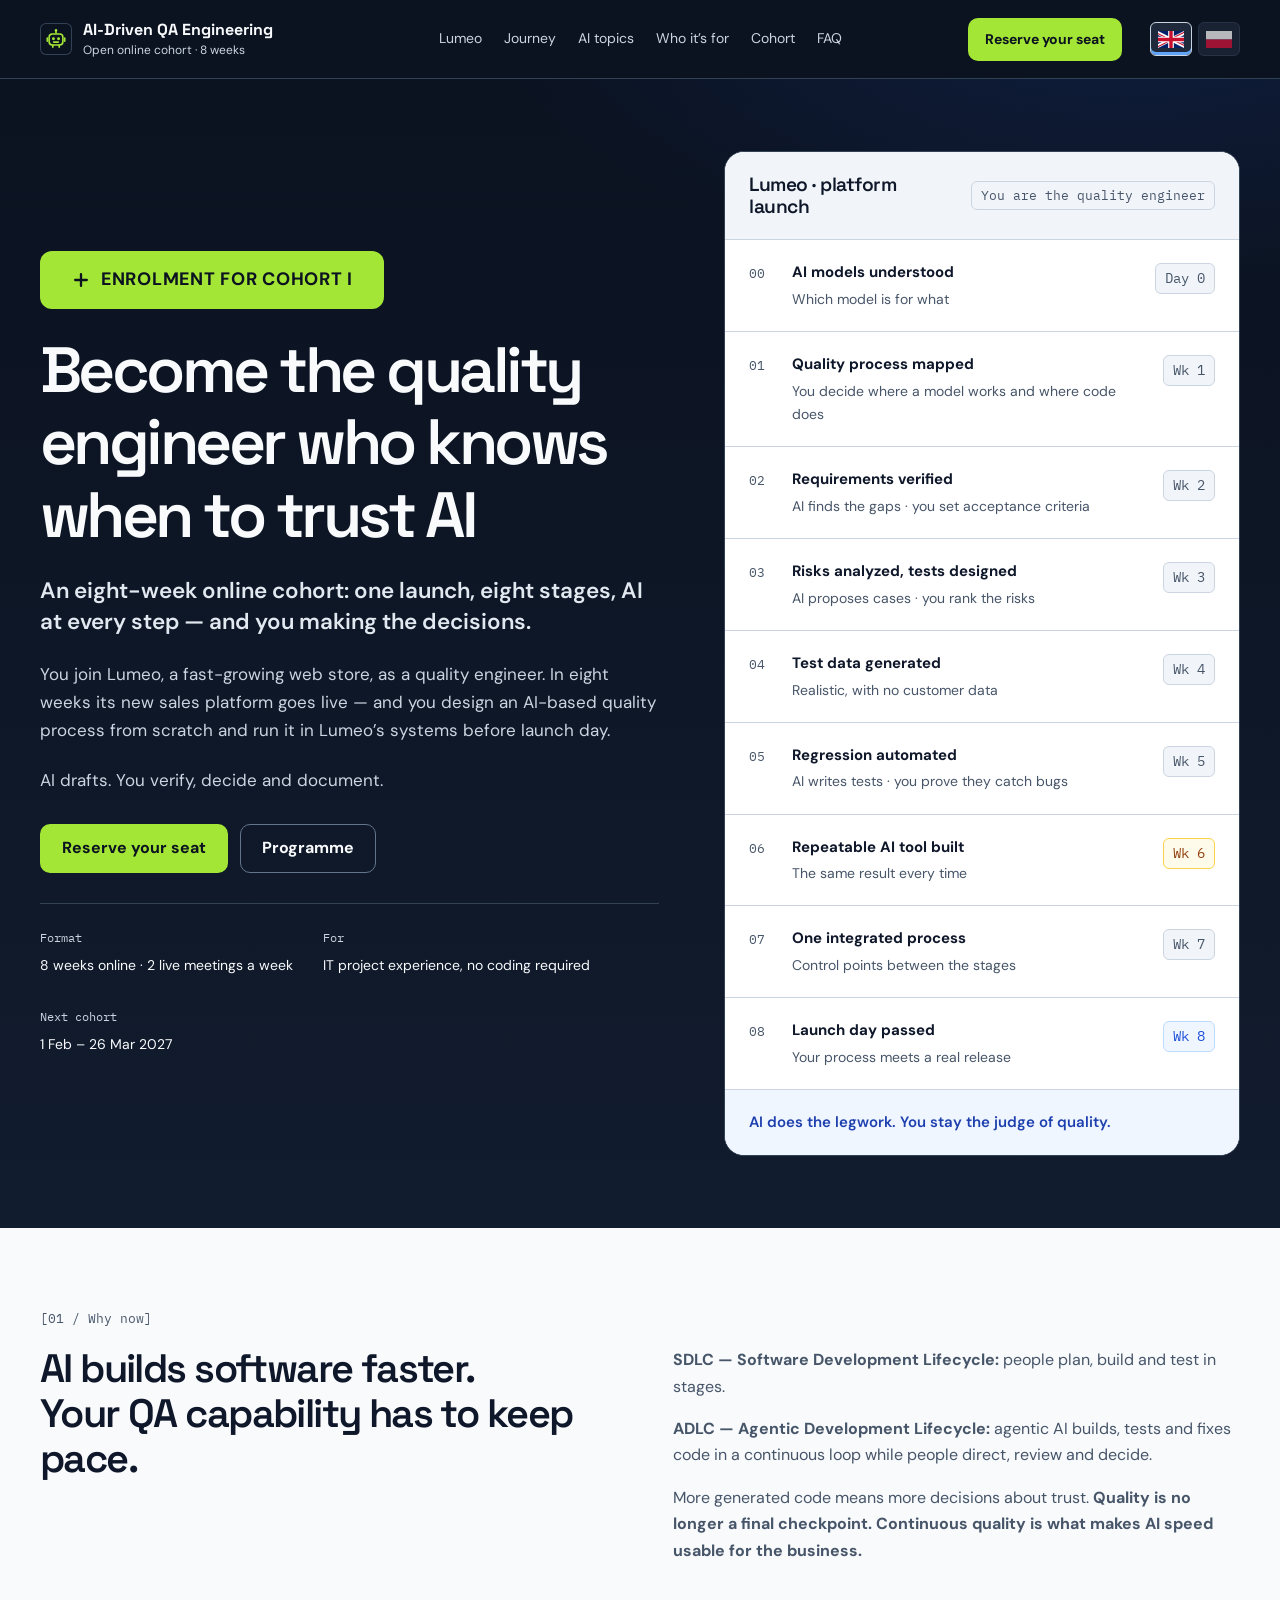
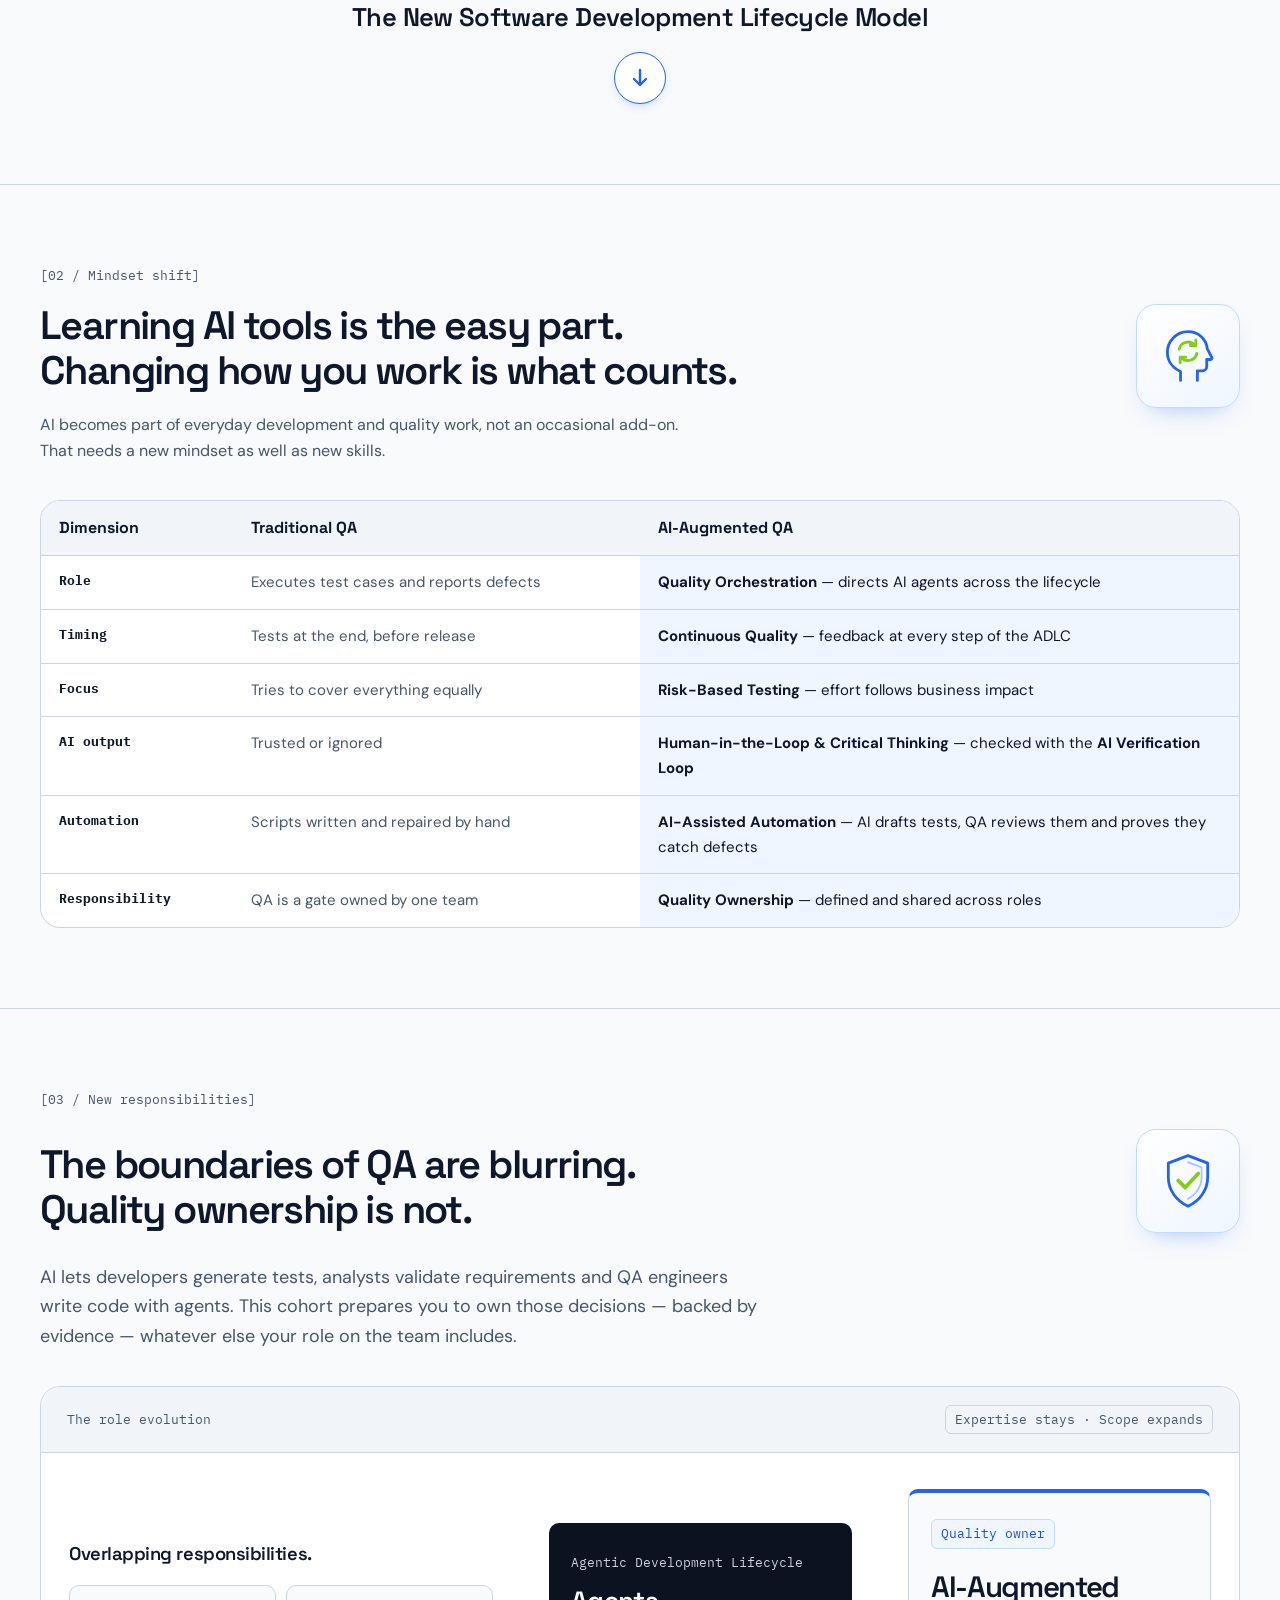
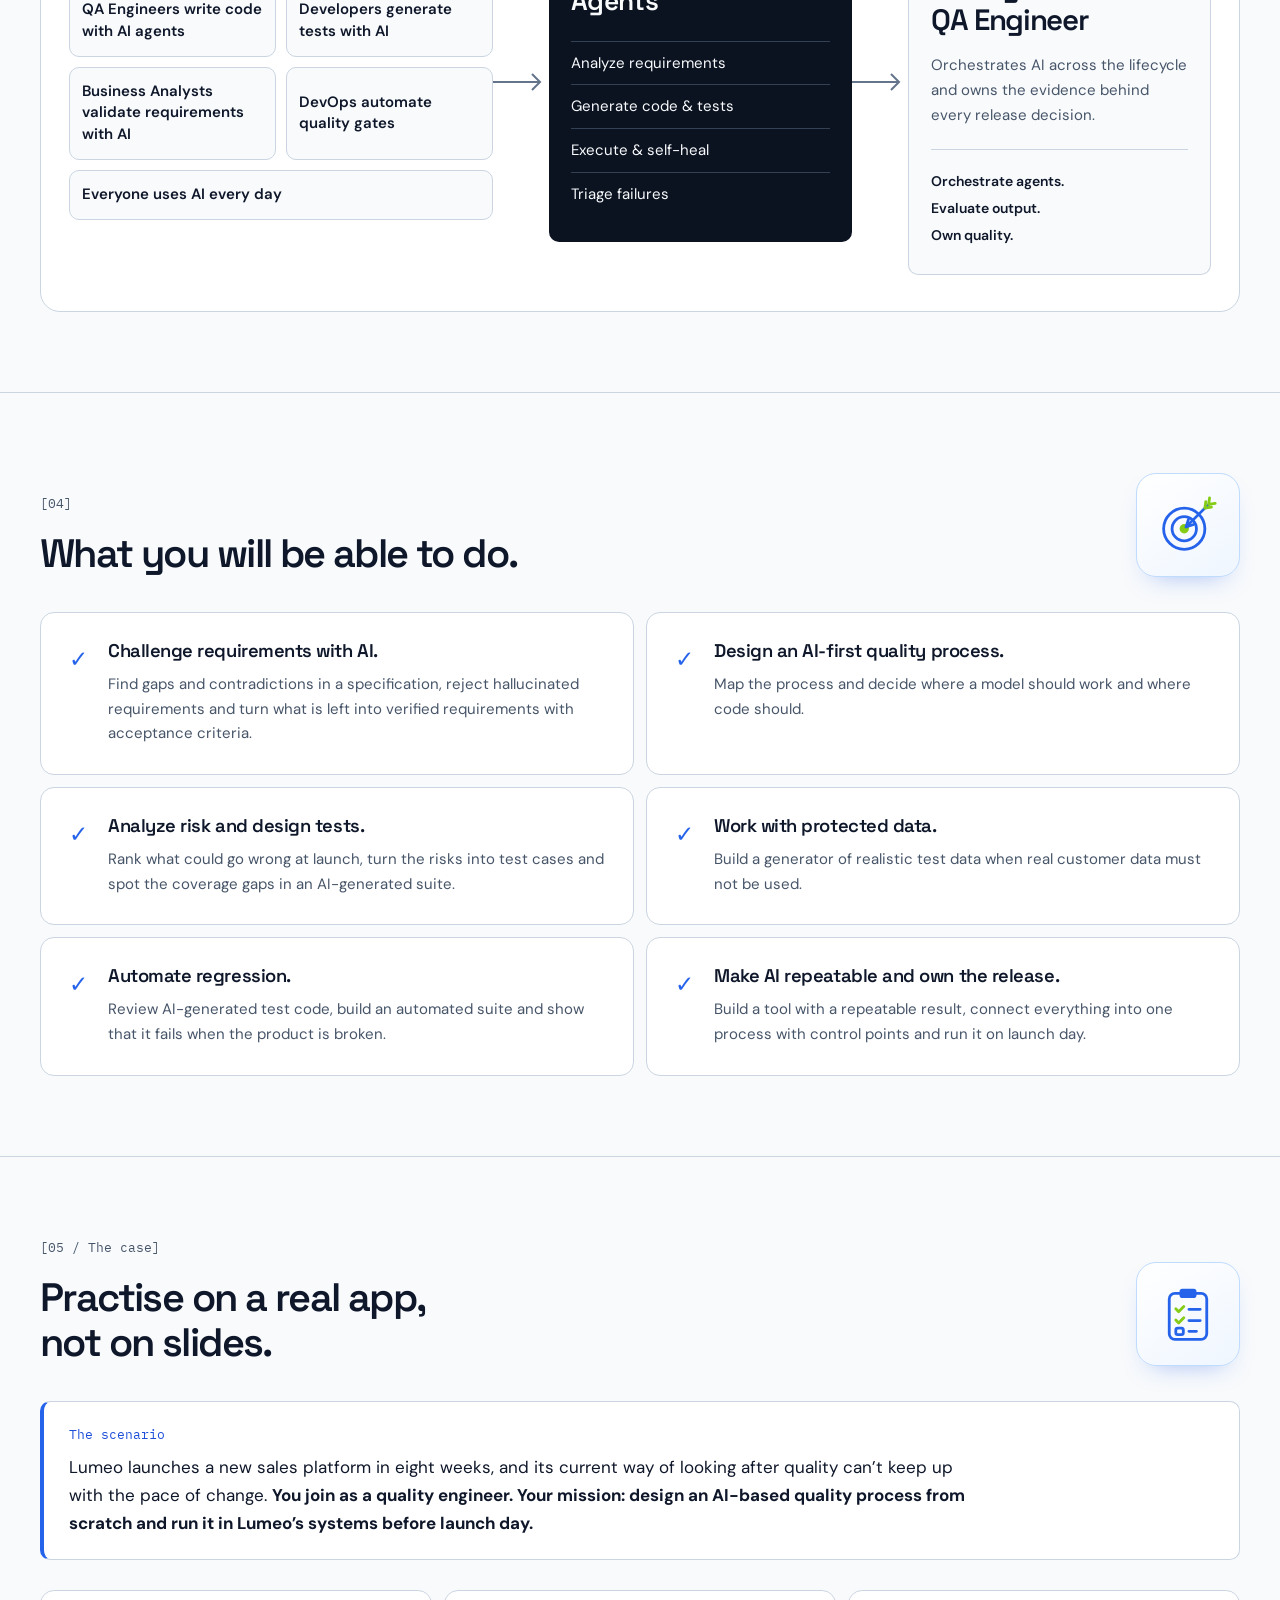
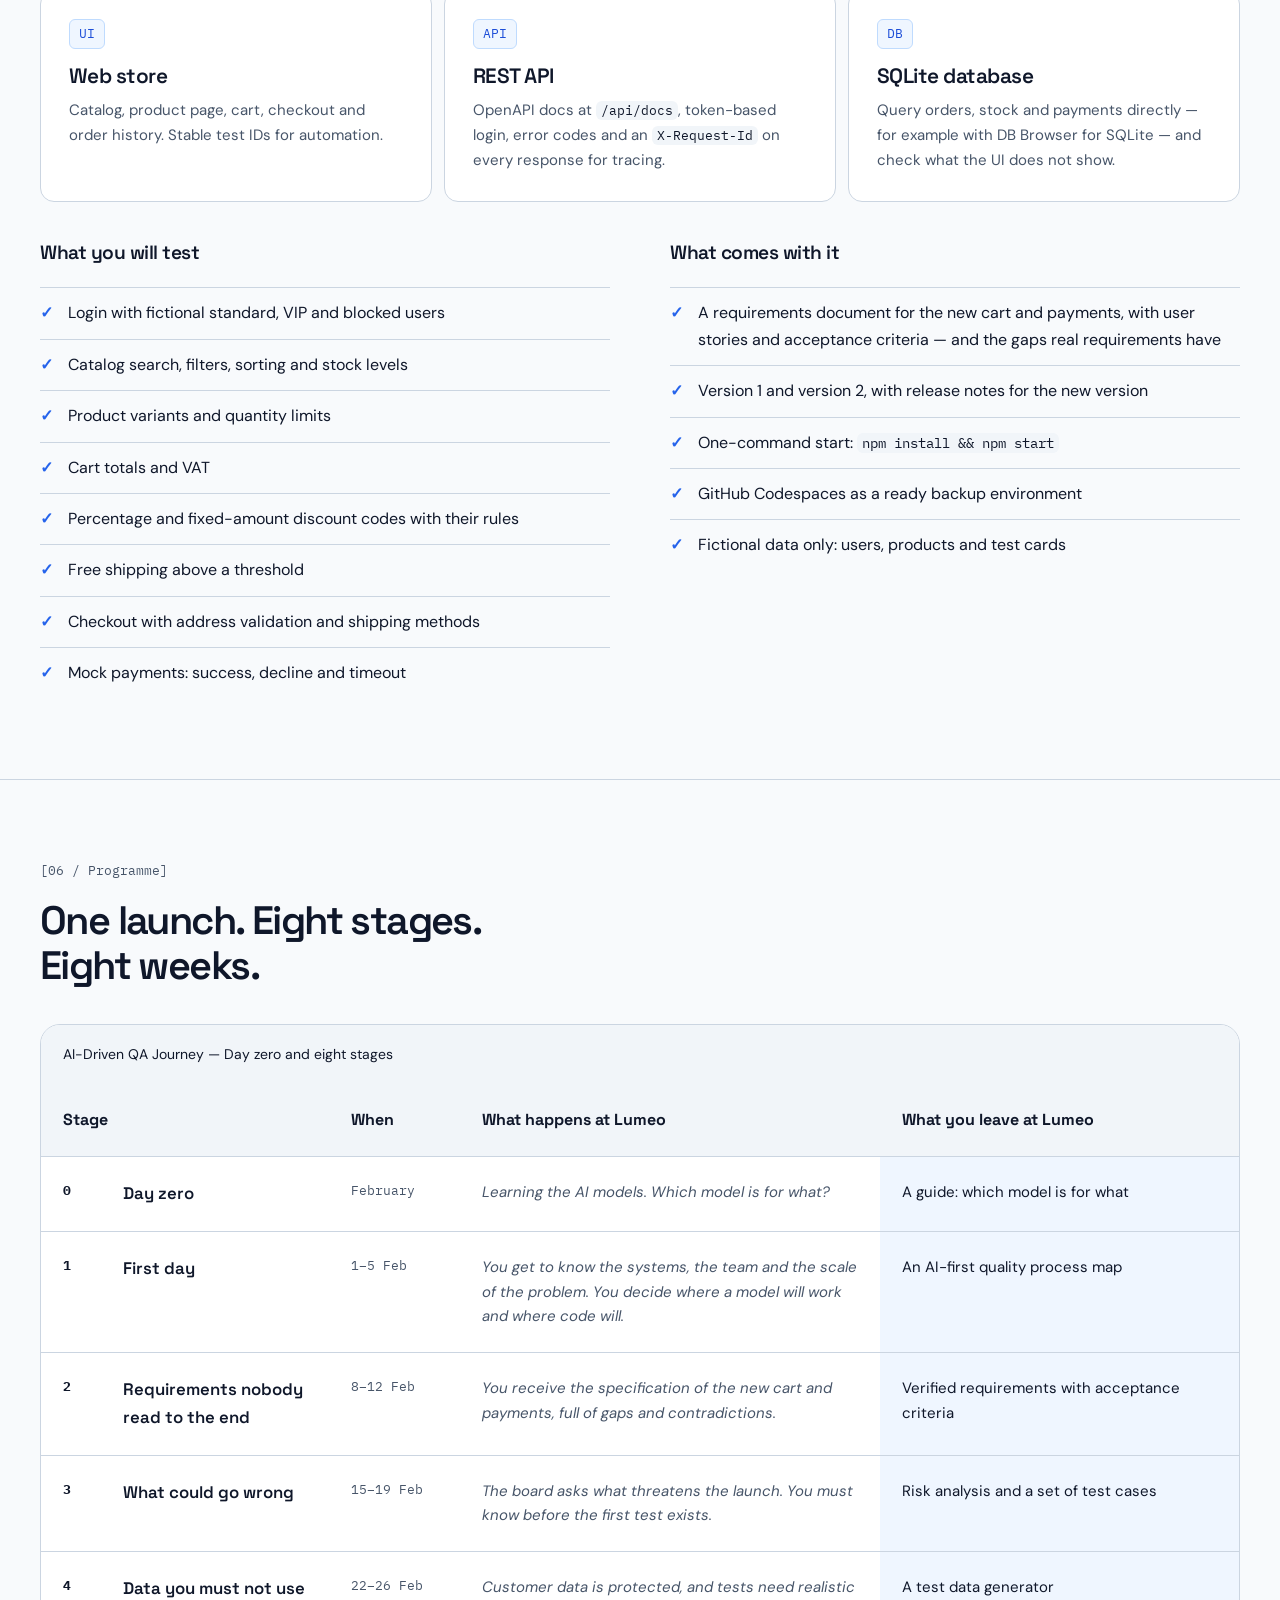
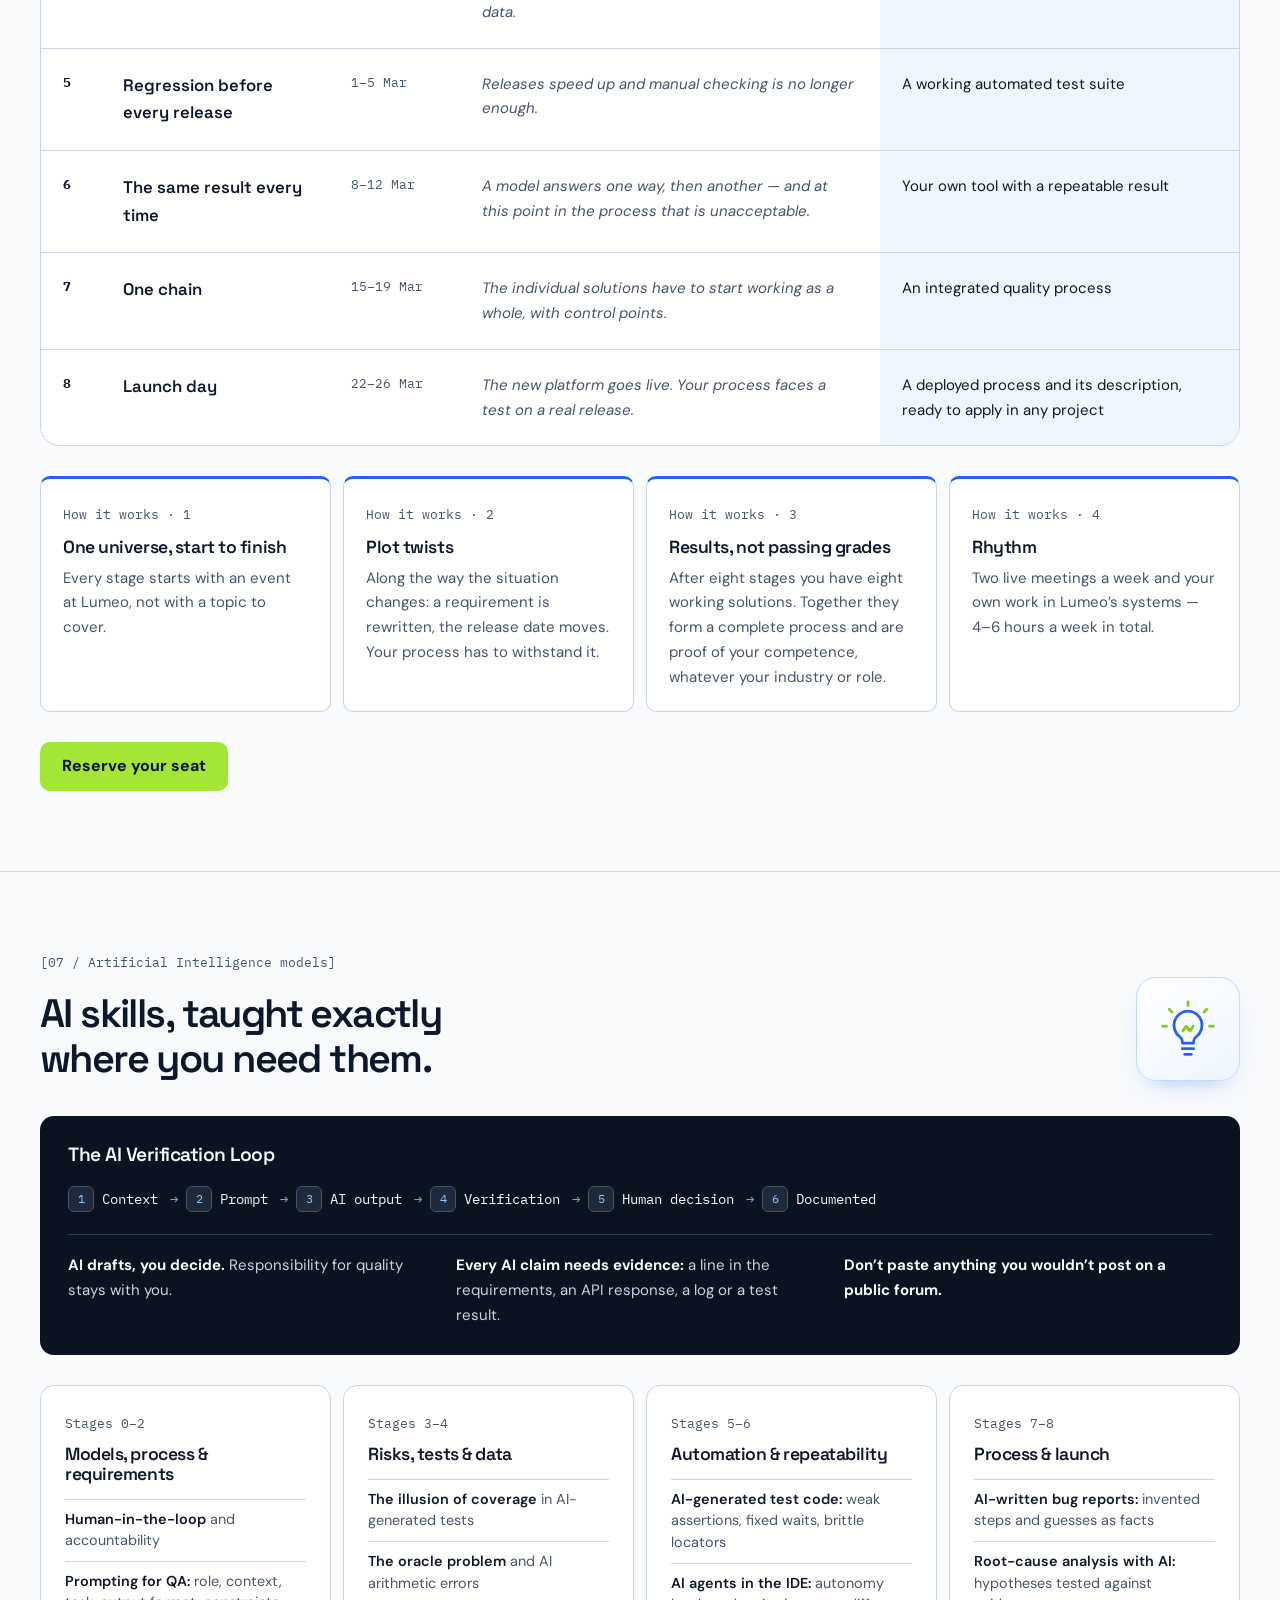
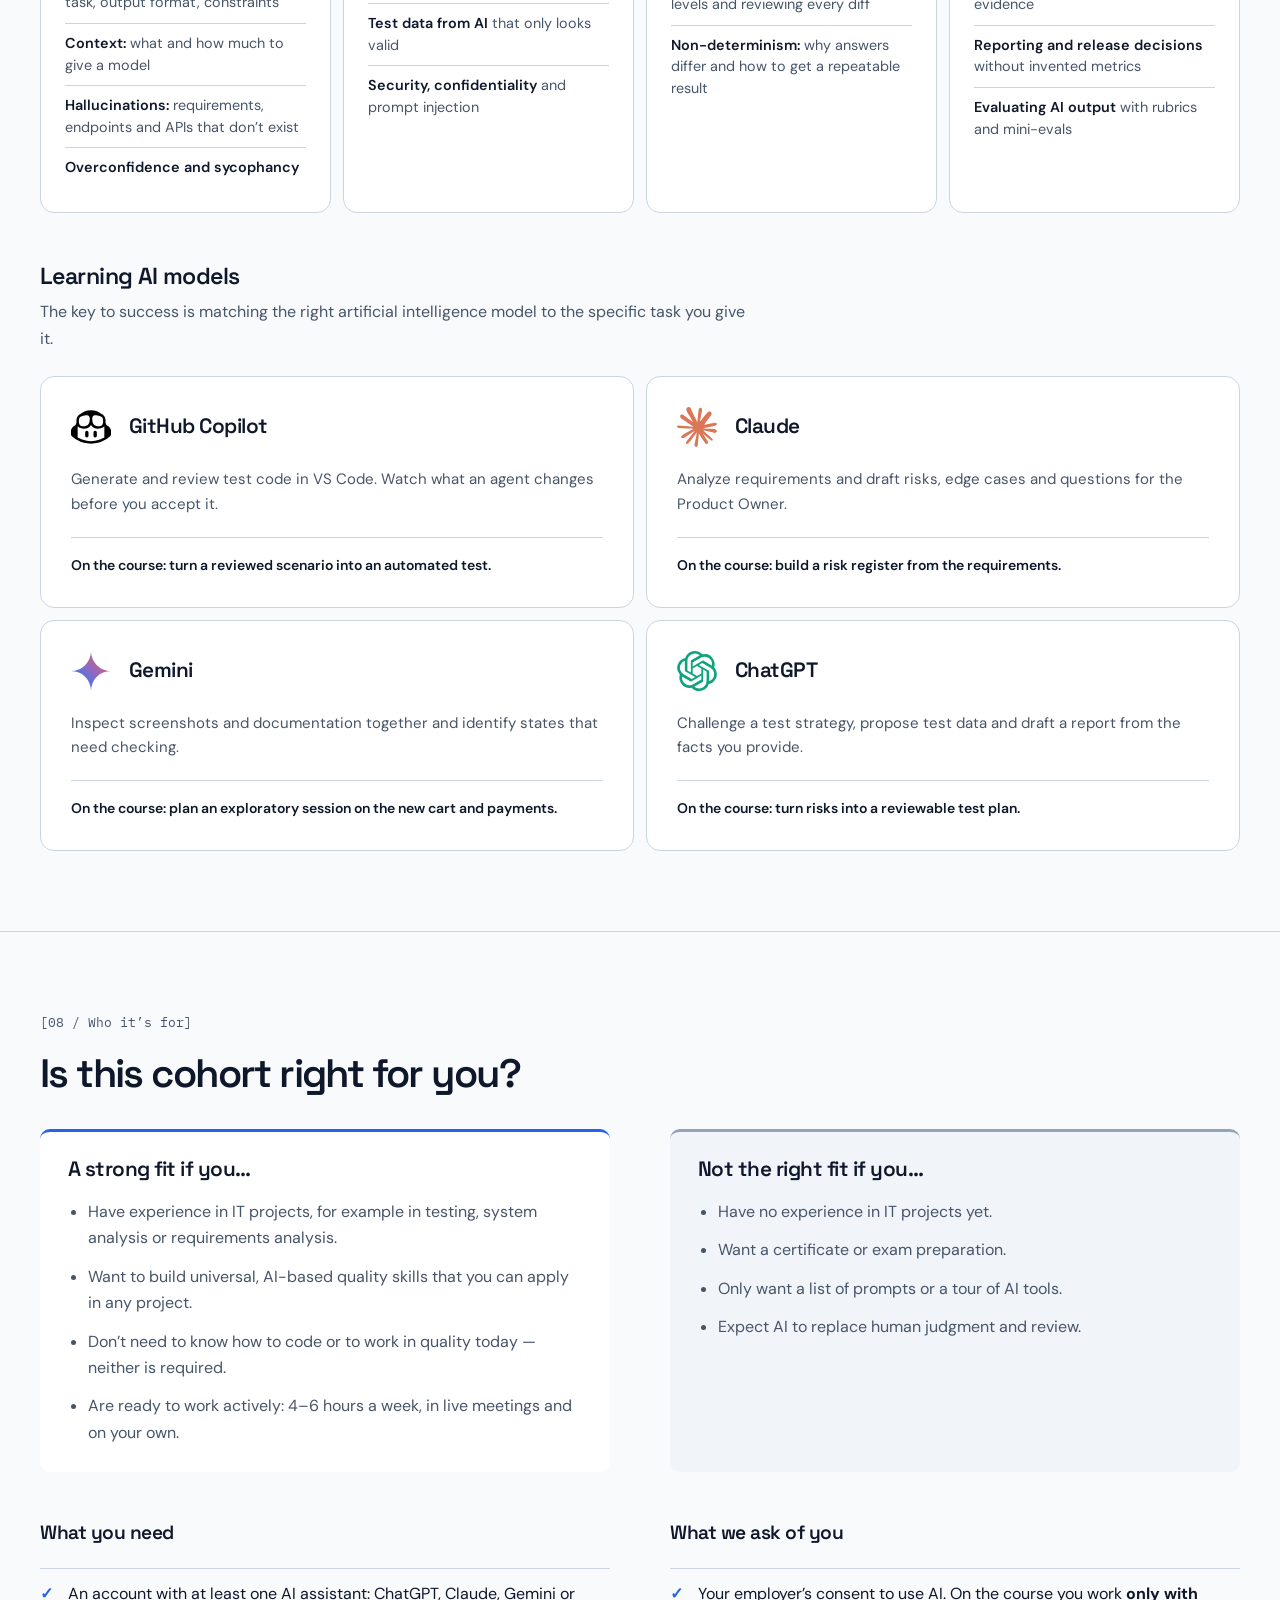
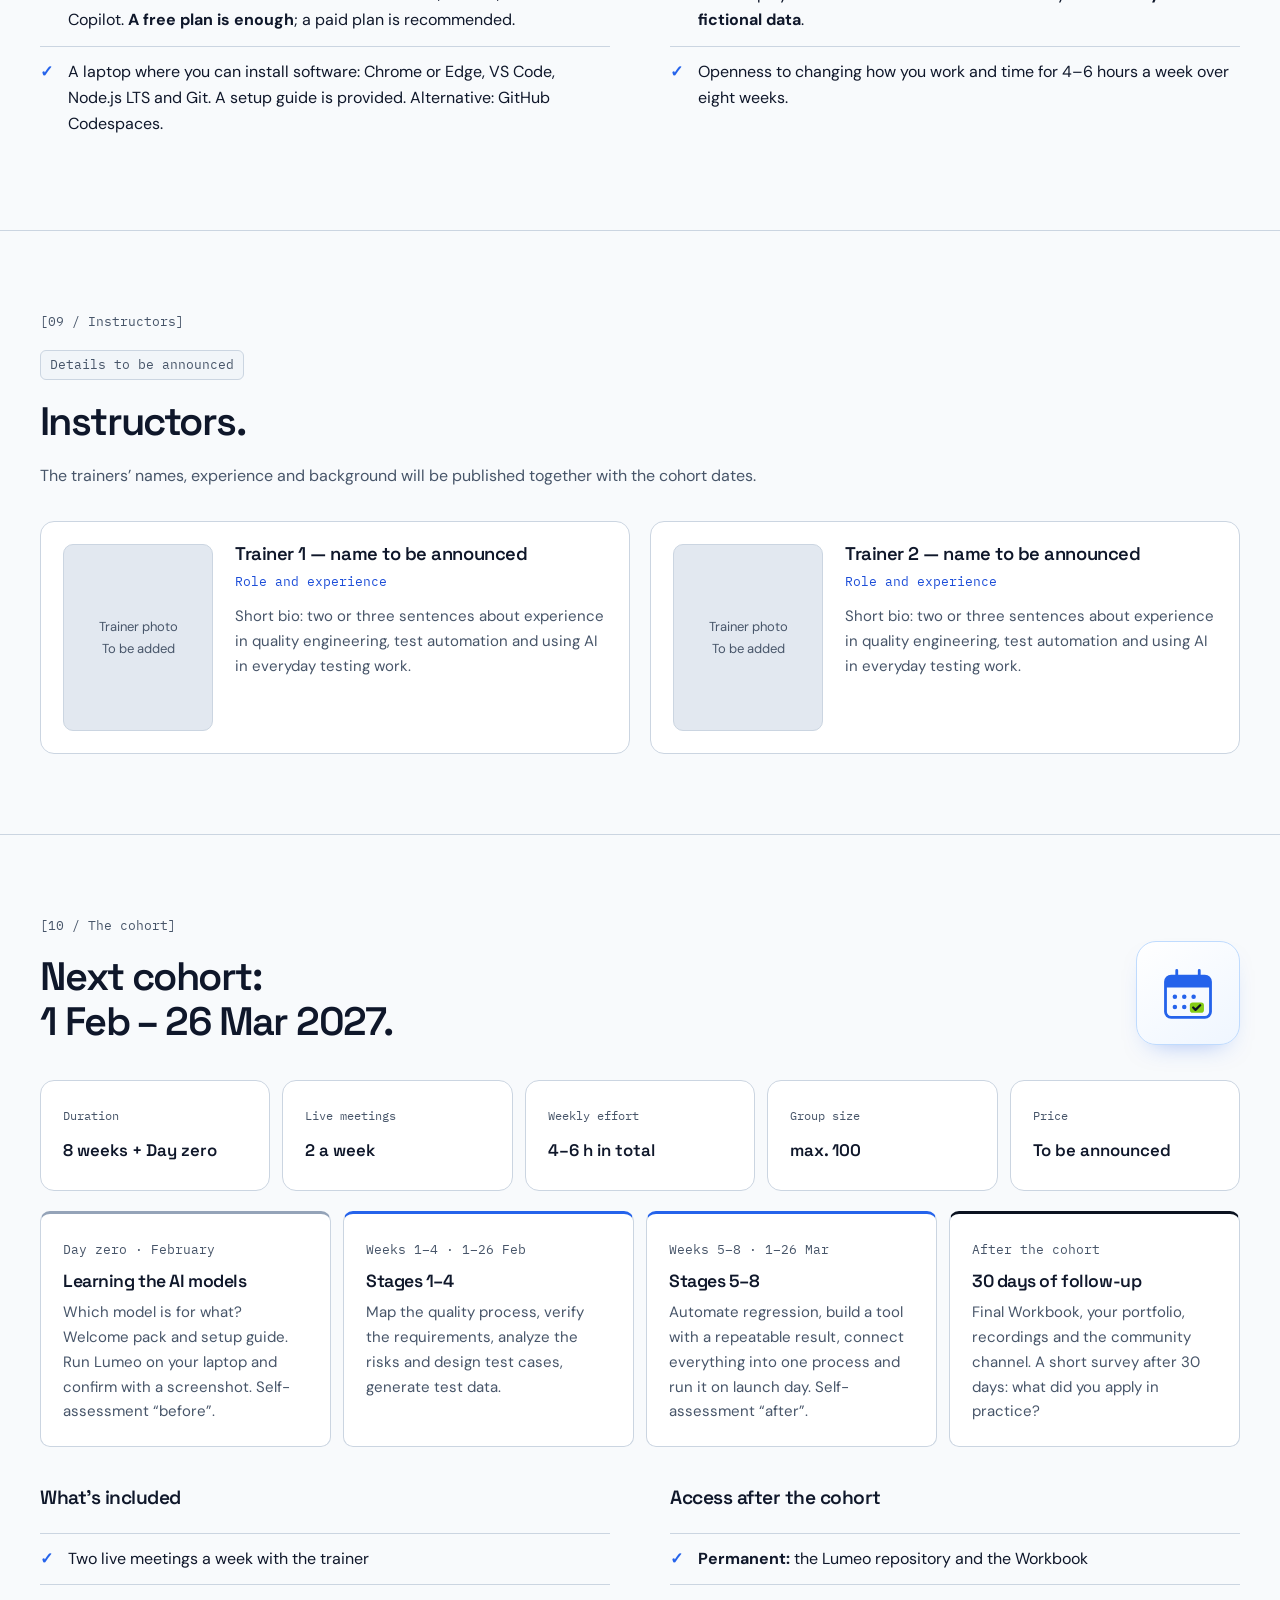
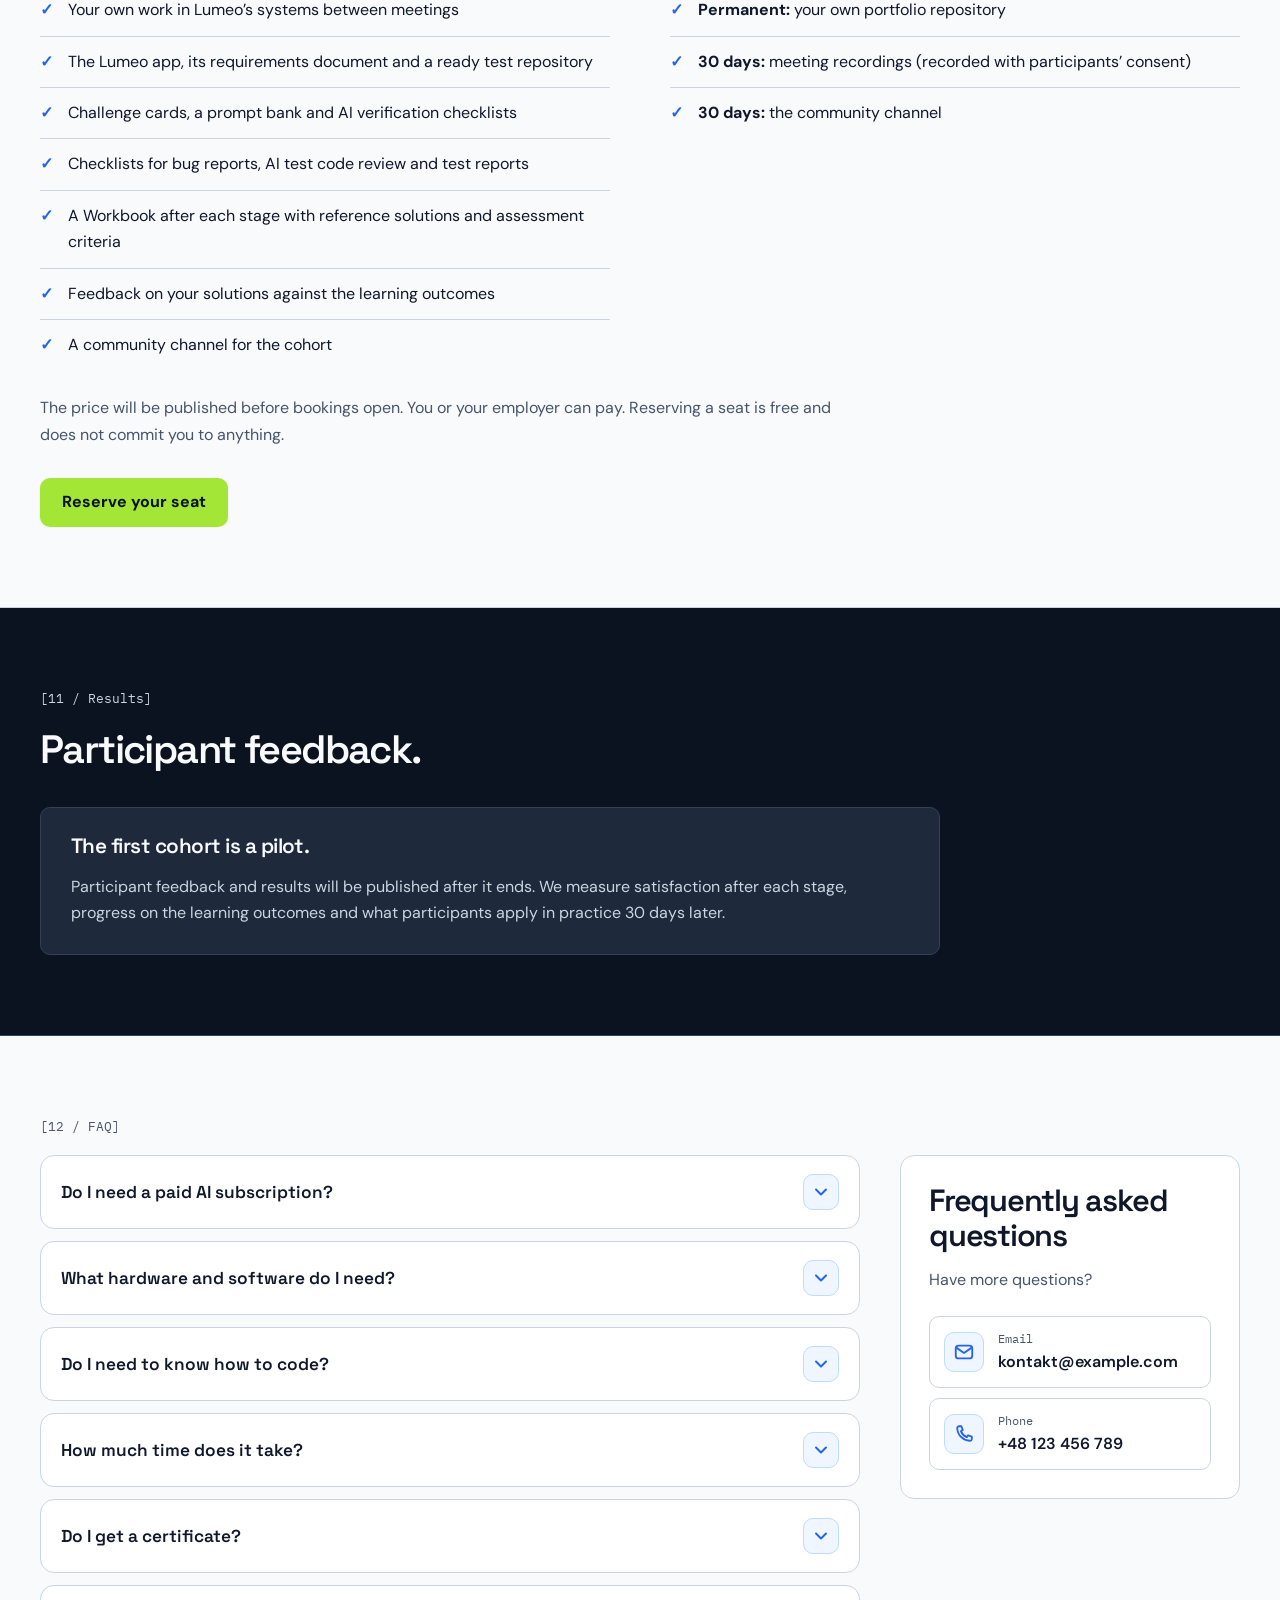
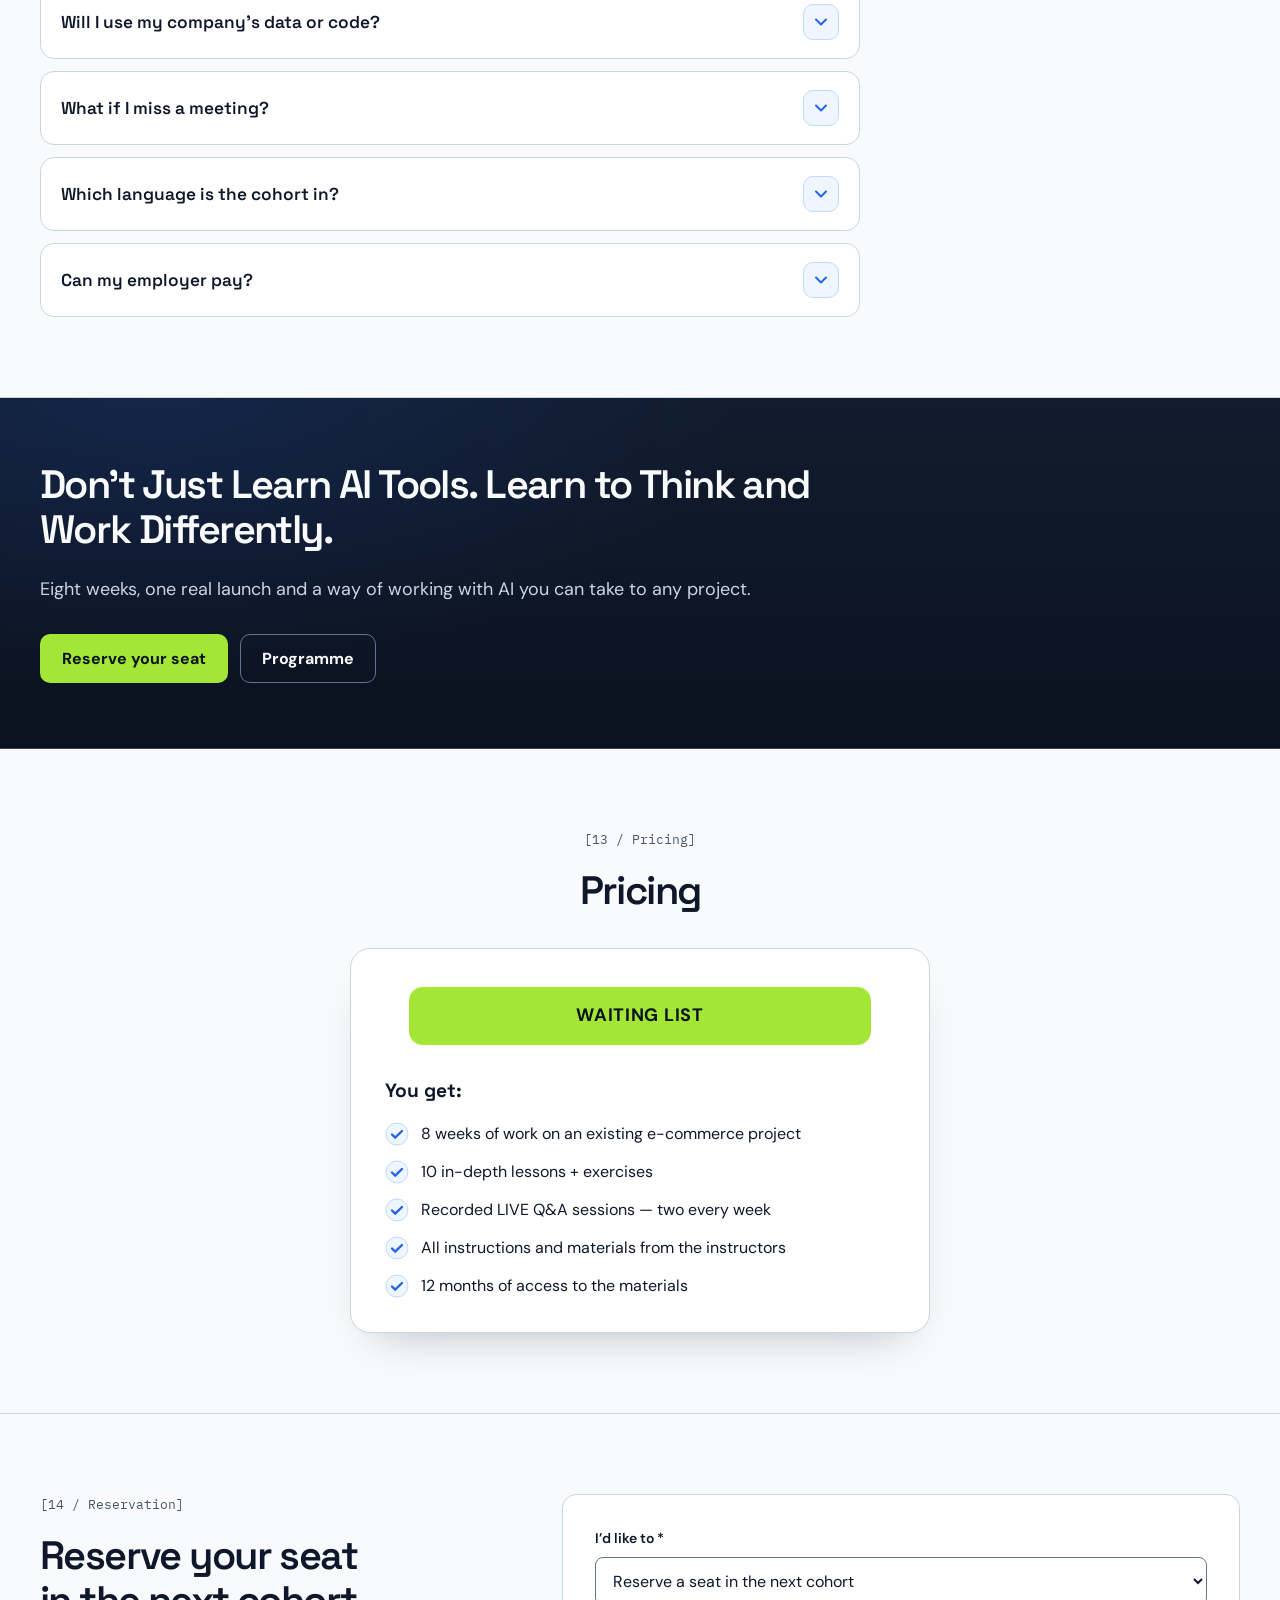
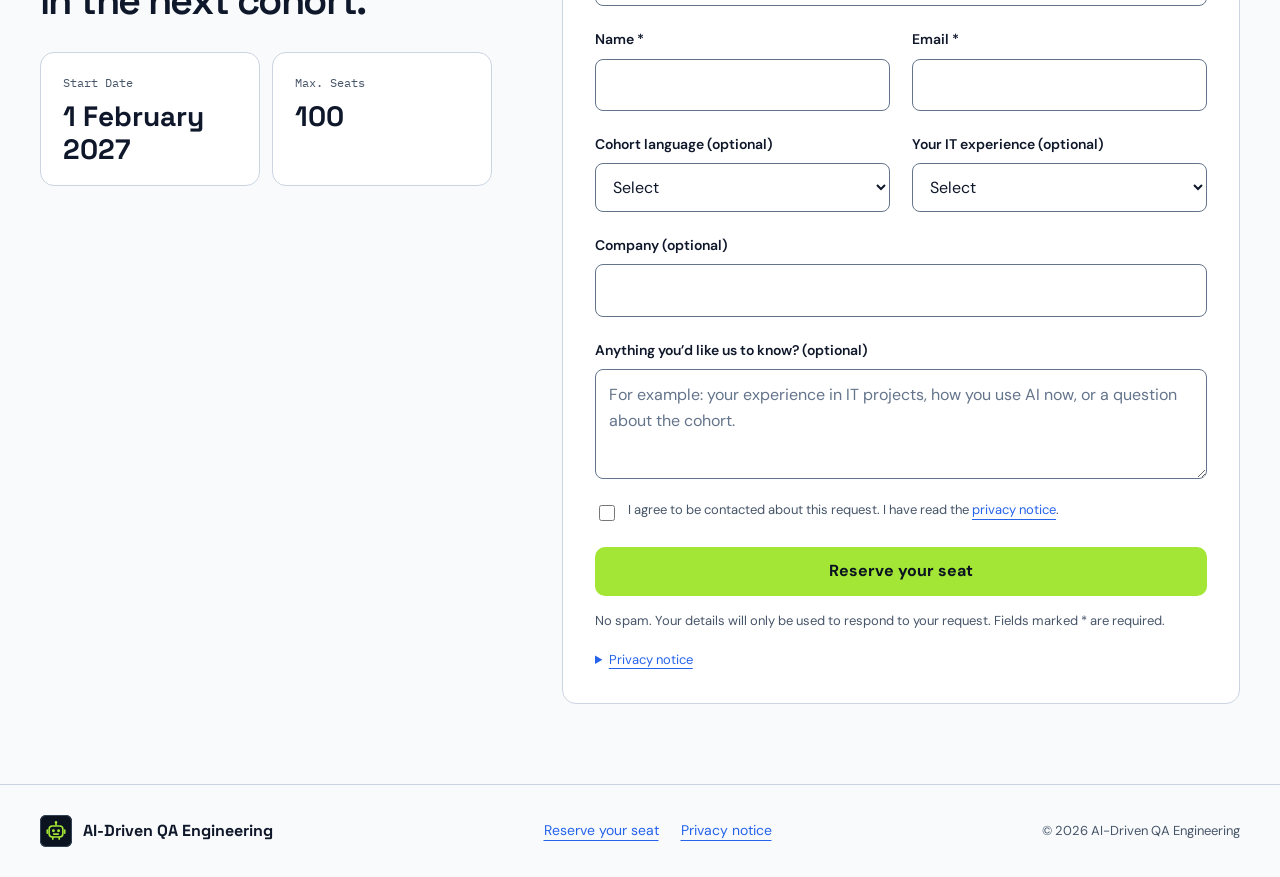
<file: index.html>
<!doctype html>
<html lang="en">
<head>
<meta charset="utf-8">
<meta name="viewport" content="width=device-width,initial-scale=1">
<title>AI-Driven QA Engineering | 8-Week Online Cohort for IT Professionals</title>
<meta name="description" content="An eight-week online cohort for people with IT project experience. Join Lumeo, a fast-growing web store, as a quality engineer and build an AI-based quality process from scratch before the platform launches.">
<meta name="theme-color" content="#0B1220">
<meta property="og:title" content="AI-Driven QA Engineering — 8-week online cohort">
<meta property="og:description" content="Don’t just learn AI tools. Learn to think and work differently. One launch, eight stages and AI at every step of the quality process.">
<meta property="og:type" content="website">
<link rel="icon" type="image/svg+xml" href="data:image/svg+xml,%3Csvg xmlns='http://www.w3.org/2000/svg' viewBox='0 0 32 32'%3E%3Crect width='32' height='32' rx='7' fill='%230B1220'/%3E%3Cg fill='none' stroke='%23A3E635' stroke-width='2.2' stroke-linecap='round'%3E%3Cpath d='M16 4v4'/%3E%3Crect x='7' y='9' width='18' height='14' rx='4'/%3E%3Cpath d='M13 19h6M10 23v3M22 23v3'/%3E%3C/g%3E%3Ccircle cx='12.5' cy='15' r='1.9' fill='%23A3E635'/%3E%3Ccircle cx='19.5' cy='15' r='1.9' fill='%23A3E635'/%3E%3C/svg%3E">
<link rel="preconnect" href="https://fonts.googleapis.com">
<link rel="preconnect" href="https://fonts.gstatic.com" crossorigin>
<link href="https://fonts.googleapis.com/css2?family=DM+Sans:wght@400;500;600;700&family=Space+Grotesk:wght@400;500;600;700&family=IBM+Plex+Mono:wght@400;500&display=swap" rel="stylesheet">
<style>
:root{--navy-950:#0B1220;--navy-900:#111C2E;--slate-800:#1E293B;--slate-700:#334155;--slate-600:#475569;--slate-500:#64748B;--slate-400:#94A3B8;--slate-300:#CBD5E1;--slate-200:#E2E8F0;--slate-100:#F1F5F9;--neutral-50:#F8FAFC;--white:#FFFFFF;--ink-900:#0F172A;--blue-800:#1E40AF;--blue-700:#1D4ED8;--blue-600:#2563EB;--blue-400:#60A5FA;--blue-300:#93C5FD;--blue-200:#BFDBFE;--blue-100:#DBEAFE;--blue-50:#EFF6FF;--lime-400:#A3E635;--lime-500:#84CC16;--lime-600:#65A30D;--green-700:#15803D;--green-300:#86EFAC;--green-50:#F0FDF4;--amber-800:#92400E;--amber-700:#B45309;--amber-300:#FCD34D;--amber-50:#FFFBEB;--red-700:#B91C1C;--red-300:#FCA5A5;--red-50:#FEF2F2;--display:'Space Grotesk',sans-serif;--body:'DM Sans',sans-serif;--mono:'IBM Plex Mono',monospace;--radius-xs:6px;--radius-sm:8px;--radius-md:10px;--radius-lg:14px;--radius-xl:20px;--radius-control:var(--radius-md);--radius-input:var(--radius-sm);--transition:200ms ease}
:root,.output-board{--background-primary:var(--neutral-50);--background-secondary:var(--slate-100);--surface-primary:var(--white);--surface-secondary:var(--slate-100);--text-primary:var(--ink-900);--text-secondary:var(--slate-600);--text-inverse:var(--neutral-50);--border-default:var(--slate-300);--border-hover:var(--slate-400);--action-primary:var(--lime-400);--action-primary-hover:var(--lime-500);--action-primary-active:var(--lime-600);--action-primary-text:var(--navy-950);--action-secondary:var(--white);--action-secondary-text:var(--ink-900);--action-secondary-border:var(--slate-400);--action-secondary-hover:var(--slate-100);--action-secondary-border-hover:var(--slate-600);--action-secondary-active:var(--slate-200);--action-disabled:var(--slate-200);--action-disabled-text:var(--slate-600);--action-disabled-border:var(--slate-300);--link-default:var(--blue-600);--link-hover:var(--blue-700);--accent:var(--blue-600);--accent-strong:var(--blue-700);--accent-subtle:var(--blue-50);--accent-border:var(--blue-200);--focus-ring:var(--blue-600);--input-bg:var(--white);--input-fg:var(--ink-900);--input-placeholder:var(--slate-500);--input-border:var(--slate-500);--input-border-hover:var(--slate-600);--input-border-focus:var(--blue-600);--input-border-error:var(--red-700);--input-disabled-bg:var(--slate-100);--input-disabled-fg:var(--slate-600);--status-success:var(--green-700);--status-success-bg:var(--green-50);--status-success-border:var(--green-300);--status-warning:var(--amber-800);--status-warning-bg:var(--amber-50);--status-warning-border:var(--amber-300);--status-warning-accent:var(--amber-700);--status-error:var(--red-700);--status-error-bg:var(--red-50);--status-error-border:var(--red-300);--status-info:var(--blue-600);--status-info-bg:var(--blue-50);--status-info-border:var(--blue-300)}
.output-board{color:var(--text-primary)}
.header,.hero,.dark,.closing,.builder-engine,.human-direction,.loop-panel{--background-primary:var(--navy-950);--background-secondary:var(--navy-900);--surface-primary:var(--slate-800);--surface-secondary:var(--navy-900);--text-primary:var(--neutral-50);--text-secondary:var(--slate-300);--border-default:var(--slate-700);--border-hover:var(--slate-500);--action-secondary:transparent;--action-secondary-text:var(--neutral-50);--action-secondary-border:var(--slate-500);--action-secondary-hover:var(--slate-800);--action-secondary-border-hover:var(--slate-300);--action-secondary-active:var(--slate-700);--action-disabled:var(--slate-700);--action-disabled-text:var(--slate-300);--action-disabled-border:var(--slate-500);--link-default:var(--blue-400);--link-hover:var(--blue-300);--accent:var(--blue-400);--accent-strong:var(--blue-300);--accent-subtle:var(--slate-800);--accent-border:var(--slate-600);--focus-ring:var(--blue-400);--input-bg:var(--slate-800);--input-fg:var(--neutral-50);--input-placeholder:var(--slate-400);--input-border:var(--slate-500);--input-border-hover:var(--slate-300);--input-border-focus:var(--blue-400);--input-border-error:#F87171;--input-disabled-bg:var(--navy-900);--input-disabled-fg:var(--slate-400);--status-success:#4ADE80;--status-success-bg:#052E16;--status-success-border:#166534;--status-warning:#FBBF24;--status-warning-bg:#2A1A05;--status-warning-border:#92400E;--status-warning-accent:#F59E0B;--status-error:#F87171;--status-error-bg:#2A0E0E;--status-error-border:#991B1B;--status-info:var(--blue-400);--status-info-bg:#0F1E3D;--status-info-border:var(--blue-800);color:var(--text-primary)}
*{box-sizing:border-box}html{scroll-behavior:smooth;scroll-padding-top:100px}body{margin:0;background:var(--background-primary);color:var(--text-primary);font:400 1rem/1.65 var(--body)}h1,h2,h3,p{margin:0}h1,h2,h3{font-family:var(--display);line-height:1.13;font-weight:600;overflow-wrap:anywhere}h1{font-size:clamp(2.75rem,5vw,4.6rem);letter-spacing:-.055em}h2{font-size:clamp(2rem,3.1vw,3rem);letter-spacing:-.04em}h3{font-size:1.3rem;letter-spacing:-.025em}a{color:inherit;text-underline-offset:5px}button,input,select,textarea{font:inherit}button{cursor:pointer}img{max-width:100%}:focus-visible{outline:3px solid var(--focus-ring);outline-offset:4px}::selection{background:var(--blue-100);color:var(--ink-900)}.wrap{width:min(1240px,calc(100% - 80px));margin-inline:auto}.skip{position:fixed;top:-100px;left:20px;z-index:100;background:var(--white);color:var(--ink-900);padding:12px 20px;border-radius:var(--radius-control)}.skip:focus{top:12px}.label,.section-id,.badge{font-family:var(--mono);font-size:.8125rem}.label,.section-id{color:var(--text-secondary)}.section-id{display:block;margin-bottom:18px}.section-id::before{content:'['}.section-id::after{content:']'}.badge{display:inline-flex;align-items:center;padding:4px 9px;line-height:1.5;border:1px solid var(--border-default);white-space:nowrap}.badge.good{color:var(--accent-strong);background:var(--accent-subtle);border-color:var(--accent-border)}.badge.risk{color:var(--status-warning);background:var(--status-warning-bg);border-color:var(--status-warning-border)}.badge.neutral{color:var(--text-secondary);background:var(--surface-secondary)}.btn{display:inline-flex;align-items:center;justify-content:center;min-height:49px;padding:12px 21px;font-weight:700;line-height:1.3;text-decoration:none;border:1px solid transparent;background:var(--action-primary);color:var(--action-primary-text);border-radius:var(--radius-control);transition:background-color var(--transition),border-color var(--transition),color var(--transition)}.btn:hover{background:var(--action-primary-hover)}.btn:active{background:var(--action-primary-active)}.btn:disabled,.btn[aria-disabled="true"]{background:var(--action-disabled);color:var(--action-disabled-text);border-color:var(--action-disabled-border);cursor:not-allowed}.btn-secondary{background:var(--action-secondary);color:var(--action-secondary-text);border-color:var(--action-secondary-border)}.btn-secondary:hover{background:var(--action-secondary-hover);border-color:var(--action-secondary-border-hover)}.btn-secondary:active{background:var(--action-secondary-active)}.button-row{display:flex;flex-wrap:wrap;gap:12px;margin-top:30px}.section{padding:80px 0;border-bottom:1px solid var(--border-default)}.section-head{display:flex;gap:48px;justify-content:space-between;align-items:end;margin-bottom:35px}.section-head h2{max-width:740px}.section-head p{max-width:370px;color:var(--text-secondary)}.lede{font-size:1.125rem;color:var(--text-secondary);max-width:720px;margin-top:22px}.fine{font-size:.875rem;color:var(--text-secondary)}.split{display:grid;grid-template-columns:1fr 1fr;gap:60px}.split>*,.hero-grid>*,.contact-grid>*{min-width:0}.dark{background:var(--background-primary)}p+p{margin-top:16px}
.header{position:sticky;top:0;z-index:20;background:var(--navy-950);border-bottom:1px solid var(--border-default)}.header-inner{min-height:78px;display:flex;gap:28px;align-items:center}.brand{display:flex;align-items:center;gap:11px;text-decoration:none;font-family:var(--display);font-weight:700;line-height:1.2}.brand-symbol{display:grid;place-items:center;width:32px;height:32px;flex-shrink:0;background:var(--navy-950);color:var(--lime-400);box-shadow:inset 0 0 0 1px var(--slate-700);font-size:21px}.brand small{display:block;color:var(--text-secondary);font-size:.75rem;font-family:var(--body);font-weight:400;margin-top:4px}.nav{display:flex;align-items:center;gap:22px;flex:1}.nav-links{display:flex;gap:22px;margin-left:auto}.nav-links a{font-size:.875rem;text-decoration:none;color:var(--text-secondary);transition:color var(--transition)}.nav-links a:hover{color:var(--text-primary);text-decoration:underline}.nav-links a:active{color:var(--link-hover)}.nav .btn{font-size:.875rem;min-height:43px;padding:10px 16px}.nav-toggle{display:none;margin-left:auto;padding:9px 13px;background:transparent;color:var(--text-primary);border:1px solid var(--border-hover);border-radius:var(--radius-control);transition:background-color var(--transition),border-color var(--transition)}.nav-toggle:hover{background:var(--slate-800);border-color:var(--slate-300)}
.hero{padding:72px 0;background:radial-gradient(1100px 560px at 88% -12%,rgba(37,99,235,.18),transparent 62%),linear-gradient(180deg,var(--navy-950) 0%,var(--navy-900) 100%)}.hero-grid{display:grid;grid-template-columns:1.2fr 1fr;gap:65px;align-items:center}.hero-intake{display:flex;flex-wrap:wrap;align-items:center;gap:14px;margin-bottom:25px;color:var(--text-secondary);font-size:.875rem}.btn-lg{gap:10px;min-height:58px;padding:15px 30px;font-size:1.125rem;letter-spacing:.04em;text-transform:uppercase;border-radius:12px}.btn-icon{width:20px;height:20px;flex-shrink:0}.hero h2{font-family:var(--body);font-size:1.4rem;line-height:1.4;letter-spacing:0;margin-top:24px;color:var(--slate-200)}.hero .lede{color:var(--text-secondary);font-size:1.0625rem}.hero-facts{display:flex;gap:30px;flex-wrap:wrap;margin:30px 0 0;padding:24px 0 0;border-top:1px solid var(--border-default)}.hero-facts dt{font-family:var(--mono);font-size:.75rem;color:var(--text-secondary)}.hero-facts dd{margin:6px 0 0;font-size:.875rem}.hero-note{font-size:.8125rem;color:var(--text-secondary);margin-top:17px}.output-board{background:var(--surface-primary);border:1px solid var(--slate-700)}.output-board header{padding:22px 24px;background:var(--surface-secondary);border-bottom:1px solid var(--border-default);display:flex;justify-content:space-between;align-items:center;gap:12px}.output-board h3{font-size:1.2rem}.board-list{padding:0;margin:0;list-style:none;counter-reset:output}.board-list li{padding:20px 24px;border-bottom:1px solid var(--border-default);display:grid;grid-template-columns:28px 1fr;gap:15px;counter-increment:output}.board-list li::before{content:counter(output,decimal-leading-zero);font-family:var(--mono);font-size:.8125rem;color:var(--text-secondary);margin-top:3px}.board-list strong{display:block;font-size:.9375rem}.board-list span{display:block;font-size:.875rem;color:var(--text-secondary);margin-top:3px}.board-result{padding:20px 24px;background:var(--accent-subtle);color:var(--blue-800);font-weight:600;font-size:.9375rem}.board-caption{margin-top:12px;font-size:.8125rem;color:var(--text-secondary)}
.why-copy{display:grid;grid-template-columns:1fr 1fr;gap:65px}.why-copy>div{color:var(--text-secondary)}.role-intro{margin-bottom:30px}.outcomes{display:grid;grid-template-columns:1fr 1fr;gap:12px;list-style:none;margin:30px 0 0;padding:0}.outcomes li{display:flex;gap:20px;padding:28px;border:1px solid var(--border-default);border-radius:var(--radius-lg);background:var(--surface-primary)}.outcomes li:last-child{grid-column:1/-1}.outcomes .check{font-size:23px;color:var(--accent);flex-shrink:0}.outcomes h3{font-size:1.15rem}.outcomes p{font-size:.9375rem;color:var(--text-secondary);margin-top:10px}.table-scroll{overflow:auto;border:1px solid var(--border-default);background:var(--surface-primary);margin-top:30px}table{border-collapse:collapse;width:100%;text-align:left;min-width:700px}caption{padding:18px 22px;background:var(--surface-secondary);text-align:left;font-size:.875rem}th,td{padding:23px 22px;border-bottom:1px solid var(--border-default);vertical-align:top}thead th{font-family:var(--display);background:var(--surface-secondary)}tbody th{width:10%;font-family:var(--mono);font-size:.8125rem}tbody td:nth-child(2){width:36%;font-family:var(--display);font-weight:600;font-size:1.05rem}tbody td:last-child{background:var(--accent-subtle);font-size:.9375rem}tbody tr:last-child>*{border-bottom:0}.curriculum-note{margin-top:20px;font-size:.875rem;color:var(--text-secondary)}
.tools{display:grid;grid-template-columns:1fr 1fr;gap:12px}.tool{padding:30px;border:1px solid var(--border-default);border-radius:var(--radius-lg);background:var(--surface-primary)}.tool-title{display:flex;align-items:center;gap:18px;margin-bottom:20px}.tool-logo{width:40px;height:40px;flex-shrink:0}.tool p{color:var(--text-secondary);font-size:.9375rem}.tool .use{border-top:1px solid var(--border-default);margin-top:20px;padding-top:16px;font-size:.875rem;font-weight:600}.fit-panel{border-top:3px solid var(--accent);padding:26px 28px;background:var(--surface-primary)}.fit-panel.secondary{border-color:var(--slate-400);background:var(--surface-secondary)}.fit-panel h3{margin-bottom:18px}.fit-panel ul{margin:0;padding-left:20px;color:var(--text-secondary)}.fit-panel li{margin-top:12px}.trainers-head{max-width:760px}.trainers-head .badge{margin-bottom:20px}.trainers-head p{margin-top:18px;color:var(--text-secondary)}.trainers{display:grid;grid-template-columns:1fr 1fr;gap:20px;margin-top:32px}.trainer{display:grid;grid-template-columns:150px 1fr;gap:22px;align-items:start;padding:22px;background:var(--surface-primary);border:1px solid var(--border-default);border-radius:var(--radius-lg)}.trainer .photo-slot{aspect-ratio:4/5;width:100%;max-width:none;padding:12px;font-size:.8125rem}.trainer h3{font-size:1.15rem}.trainer-role{margin-top:6px;font-family:var(--mono);font-size:.8125rem;color:var(--accent-strong)}.trainer-copy p:last-child{margin-top:12px;color:var(--text-secondary);font-size:.9375rem}.head-icon{flex-shrink:0;display:grid;place-items:center;width:104px;height:104px;border-radius:var(--radius-xl);background:linear-gradient(145deg,var(--white) 0%,var(--blue-50) 100%);border:1px solid var(--blue-200);color:var(--blue-600);box-shadow:0 12px 26px -16px rgba(37,99,235,.5)}.head-icon svg{width:60px;height:60px}.head-top{align-items:flex-start}.head-top .head-icon{margin-top:calc(.8125rem * 1.65 + 18px)}.section-head .head-lede{margin-top:18px;max-width:640px;color:var(--text-secondary)}.hi-accent-fill{fill:var(--lime-500)}.hi-accent-stroke{stroke:var(--lime-500)}.photo-slot{aspect-ratio:4/5;background:var(--slate-200);border:1px solid var(--border-default);display:grid;place-items:center;color:var(--text-secondary);font-size:.9375rem;text-align:center;padding:20px}.launch-facts{display:grid;grid-template-columns:repeat(5,1fr);gap:12px;margin:30px 0 0}.launch-facts>div{padding:25px 22px;border:1px solid var(--border-default);border-radius:var(--radius-lg);background:var(--surface-primary)}.launch-facts dt{font-family:var(--mono);font-size:.75rem;color:var(--text-secondary);margin-bottom:12px}.launch-facts dd{margin:0;font-family:var(--display);font-size:1.05rem;font-weight:600}.pricing-note{margin-top:25px;max-width:800px;color:var(--text-secondary)}.feedback-pending{padding:27px 30px;border:1px solid var(--border-default);background:var(--surface-primary);max-width:900px}.feedback-pending h3{margin-bottom:15px}.feedback-pending p{color:var(--text-secondary)}.faq-layout{display:grid;grid-template-columns:minmax(0,1fr) 340px;gap:40px;align-items:start}.faq-aside{grid-column:2;grid-row:1;position:sticky;top:100px;padding:28px;background:var(--surface-primary);border:1px solid var(--border-default);border-radius:var(--radius-lg)}.faq-aside h2{font-size:clamp(1.6rem,2.4vw,2.1rem)}.faq-aside-lede{margin-top:14px;color:var(--text-secondary)}.faq-contact{list-style:none;margin:22px 0 0;padding:0;display:grid;gap:10px}.faq-contact a{display:flex;align-items:center;gap:14px;padding:12px 14px;border:1px solid var(--border-default);border-radius:var(--radius-md);text-decoration:none;color:var(--text-primary);font-weight:600;transition:border-color var(--transition),background-color var(--transition)}.faq-contact a:hover{border-color:var(--blue-600);background:var(--blue-50)}.faq-contact-icon{display:grid;place-items:center;flex-shrink:0;width:40px;height:40px;border-radius:var(--radius-md);background:var(--blue-50);border:1px solid var(--blue-200);color:var(--blue-600)}.faq-contact-icon svg{width:22px;height:22px}.faq-contact-label{display:block;font-family:var(--mono);font-size:.75rem;font-weight:400;color:var(--text-secondary)}.faq-list{grid-column:1;grid-row:1;display:grid;gap:12px}.faq-list details{background:var(--surface-primary);border:1px solid var(--border-default);border-radius:var(--radius-lg);transition:border-color var(--transition),box-shadow var(--transition)}.faq-list details:hover{border-color:var(--blue-300)}.faq-list details[open]{border-color:var(--blue-300);box-shadow:0 10px 24px -18px rgba(37,99,235,.5)}.faq-list summary{display:flex;align-items:center;justify-content:space-between;gap:18px;padding:18px 20px;cursor:pointer;list-style:none;border-radius:var(--radius-lg);font-family:var(--display);font-size:1.08rem;font-weight:600;line-height:1.4;transition:color var(--transition)}.faq-list summary::-webkit-details-marker{display:none}.faq-list summary:hover{color:var(--link-default)}.faq-chevron{display:grid;place-items:center;flex-shrink:0;width:36px;height:36px;border-radius:var(--radius-md);background:var(--blue-50);border:1px solid var(--blue-200);color:var(--blue-600);transition:background-color var(--transition),transform 250ms ease}.faq-chevron svg{width:20px;height:20px}.faq-list summary:hover .faq-chevron{background:var(--blue-100)}.faq-list details[open] .faq-chevron{transform:rotate(180deg);background:var(--blue-600);border-color:var(--blue-600);color:var(--white)}.faq-answer{padding:0 20px 20px}.faq-answer p{max-width:850px;color:var(--text-secondary)}@media(max-width:980px){.faq-layout{grid-template-columns:1fr;gap:24px}.faq-aside,.faq-list{grid-column:1;grid-row:auto}.faq-aside{position:static}}.closing{padding:65px 0;background:radial-gradient(900px 420px at 12% 0%,rgba(37,99,235,.14),transparent 65%),linear-gradient(180deg,var(--navy-900) 0%,var(--navy-950) 100%);border-bottom:1px solid var(--border-default)}.closing .lede{color:var(--text-secondary)}.closing h2{max-width:850px}
.contact-grid{display:grid;grid-template-columns:.8fr 1.2fr;gap:70px}.contact-facts{display:grid;grid-template-columns:1fr 1fr;gap:12px;margin:28px 0 0}.contact-facts>div{padding:20px 22px;background:var(--surface-primary);border:1px solid var(--border-default);border-radius:var(--radius-lg)}.contact-facts dt{font-family:var(--mono);font-size:.75rem;color:var(--text-secondary)}.contact-facts dd{margin:8px 0 0;font-family:var(--display);font-size:clamp(1.35rem,2.2vw,1.75rem);font-weight:700;line-height:1.15;color:var(--text-primary)}.form{border:1px solid var(--border-default);padding:32px;background:var(--surface-primary)}.form-grid{display:grid;grid-template-columns:1fr 1fr;gap:22px}.field{display:flex;flex-direction:column;gap:7px}.field label{font-size:.875rem;font-weight:600;color:var(--text-primary)}.field input,.field select,.field textarea{width:100%;min-width:0;padding:12px 13px;min-height:48px;border:1px solid var(--input-border);background:var(--input-bg);color:var(--input-fg);border-radius:var(--radius-input);transition:border-color var(--transition),background-color var(--transition)}.field input::placeholder,.field textarea::placeholder{color:var(--input-placeholder);opacity:1}.field :is(input,select,textarea):hover{border-color:var(--input-border-hover)}.field :is(input,select,textarea):focus-visible{border-color:var(--input-border-focus);outline-offset:2px}.field :is(input,select,textarea):user-invalid,.field :is(input,select,textarea)[aria-invalid="true"]{border-color:var(--input-border-error)}.field :is(input,select,textarea):disabled{background:var(--input-disabled-bg);color:var(--input-disabled-fg);border-color:var(--border-default);cursor:not-allowed}.field textarea{resize:vertical;min-height:110px}.field-wide{grid-column:1/-1}.consent{display:flex;align-items:start;gap:10px;font-size:.8125rem;margin-top:20px;color:var(--text-secondary)}.consent input{margin-top:6px;accent-color:var(--blue-600);width:16px;height:16px;flex-shrink:0}.form .btn{width:100%;margin-top:23px}.form-note{font-size:.8125rem;color:var(--text-secondary);margin-top:14px}.form-message{padding:15px;font-size:.9375rem;margin-top:20px;border:1px solid var(--border-default)}.form-message.error{color:var(--status-error);background:var(--status-error-bg);border-color:var(--status-error-border);border-left-width:4px}.form-message.success{color:var(--status-success);background:var(--status-success-bg);border-color:var(--status-success-border);border-left-width:4px}.form-message:empty{display:none}.form button:disabled{cursor:progress}.honeypot{display:none!important}.privacy{margin-top:18px;font-size:.8125rem;color:var(--text-secondary)}.privacy summary{cursor:pointer;color:var(--link-default);text-decoration:underline;text-underline-offset:4px}.privacy summary:hover{color:var(--link-hover)}.privacy a,.consent a,.footer-links a{color:var(--link-default);transition:color var(--transition)}.privacy a:hover,.consent a:hover,.footer-links a:hover{color:var(--link-hover)}.privacy p{margin-top:12px}.footer{padding:30px 0}.footer-inner{display:flex;justify-content:space-between;align-items:center;gap:25px}.footer-links{display:flex;gap:22px;font-size:.875rem}.footer .fine{font-size:.8125rem}
@media(max-width:1180px){.wrap{width:calc(100% - 56px)}.hero-grid{gap:40px}.nav-links{gap:15px}.brand small{display:none}.launch-facts{grid-template-columns:repeat(3,1fr)}}
@media(max-width:980px){.nav-toggle{display:block}.nav{display:none;position:absolute;top:100%;left:0;right:0;padding:24px 28px;background:var(--background-secondary);border-bottom:1px solid var(--border-default);box-shadow:0 12px 24px rgba(2,6,23,.35)}.nav.is-open{display:flex;align-items:start;flex-direction:column}.nav-links{display:grid;grid-template-columns:1fr 1fr;gap:0;margin:0;width:100%}.nav-links a{padding:10px 0;font-size:1rem}.hero-grid{grid-template-columns:1fr 1fr;gap:30px}.section{padding:60px 0}.section-head{gap:30px}.split,.why-copy{gap:30px}.contact-grid{grid-template-columns:1fr;gap:35px}.trainers{grid-template-columns:1fr}}
@media(max-width:720px){.wrap{width:calc(100% - 36px)}.header-inner{min-height:68px}.brand{font-size:.9375rem}.brand small{display:block;font-size:.6875rem}.hero{padding:42px 0}.hero-grid,.split,.why-copy{grid-template-columns:1fr}.hero h2{font-size:1.2rem}.hero-grid{gap:35px}.hero-facts{gap:20px}.section{padding:50px 0}.section-head{display:block}.section-head p{margin-top:20px;max-width:none}.outcomes{grid-template-columns:1fr}.outcomes li:last-child{grid-column:auto}.outcomes li{padding:23px}.tools{grid-template-columns:1fr}.tool{padding:25px}.trainer{grid-template-columns:110px 1fr;gap:16px;padding:18px}.head-icon{width:84px;height:84px;margin-top:20px}.head-icon svg{width:48px;height:48px}.launch-facts{grid-template-columns:1fr 1fr}.launch-facts>div{padding:22px}.form{padding:24px}.footer-inner{align-items:start;flex-direction:column}.closing{padding:45px 0}.feedback-pending{padding:24px}}
@media(max-width:430px){.form-grid{grid-template-columns:1fr}.form{padding:20px}.button-row{flex-direction:column;align-items:stretch}.button-row .btn{width:100%}.nav-links{grid-template-columns:1fr}.hero-facts{display:grid;grid-template-columns:1fr 1fr}.output-board header{align-items:start;flex-direction:column}.board-list li{padding:18px}.launch-facts dd{font-size:.9375rem}.brand{font-size:.875rem}}
@media(prefers-reduced-motion:reduce){html{scroll-behavior:auto}*,*::before,*::after{animation:none!important;transition:none!important}}
    .builder-map,.delivery-map{margin:34px 0 0;border:1px solid var(--border-default);background:var(--surface-primary)}.builder-map-top{display:flex;align-items:center;justify-content:space-between;gap:16px;padding:18px 26px;border-bottom:1px solid var(--border-default);background:var(--surface-secondary)}.builder-map-body{display:grid;grid-template-columns:minmax(0,1.4fr) 56px minmax(0,1fr) 56px minmax(0,1fr);align-items:center;padding:36px 28px}.role-inputs h3{margin-bottom:20px;font-size:1.15rem}.role-matrix{display:grid;grid-template-columns:1fr 1fr;gap:10px;list-style:none;margin:0;padding:0}.role-matrix li{display:flex;align-items:center;padding:13px 12px;min-height:66px;font-size:.9375rem;font-weight:600;line-height:1.45;border:1px solid var(--border-default);background:var(--background-primary)}.role-matrix li:last-child{grid-column:1/-1;min-height:50px}.map-arrow{width:56px;height:40px;color:var(--slate-500)}.builder-engine{background:var(--navy-950);padding:26px 22px;min-width:0}.builder-engine h3{margin:12px 0 24px;font-size:1.65rem}.builder-engine ul{margin:0;padding:0;list-style:none}.builder-engine li{padding:9px 0;border-top:1px solid var(--border-default);font-size:.9375rem}.builder-result{padding:26px 22px;border:1px solid var(--border-default);border-top:4px solid var(--accent);background:var(--background-primary);min-width:0}.builder-result h3{font-size:clamp(1.65rem,2.3vw,2.1rem);margin:22px 0 16px;letter-spacing:-.045em}.builder-result p{color:var(--text-secondary);font-size:.9375rem}.builder-result>div span{display:block}.builder-result>div{font-size:.875rem;font-weight:600;line-height:1.9;border-top:1px solid var(--border-default);padding-top:18px;margin-top:22px}.builder-map figcaption,.delivery-map figcaption{padding:17px 26px;border-top:1px solid var(--border-default);font-size:.875rem;color:var(--text-secondary);background:var(--background-primary)}
    .delivery-lane{padding:30px}.delivery-lane+.delivery-lane{border-top:1px solid var(--border-default)}.lane-heading{display:flex;align-items:center;justify-content:space-between;gap:25px;margin-bottom:28px}.lane-heading h3{margin-top:9px;font-size:1.45rem}.flow-steps{display:flex;gap:34px;list-style:none;margin:0;padding:0}.flow-steps li{position:relative;flex:1;min-width:0;padding:20px 17px;background:var(--background-primary);border:1px solid var(--border-default)}.flow-steps li:not(:last-child)::after{content:'';position:absolute;left:calc(100% + 5px);top:50%;width:25px;height:20px;transform:translateY(-50%);background:url("data:image/svg+xml,%3Csvg xmlns='http://www.w3.org/2000/svg' viewBox='0 0 25 20'%3E%3Cpath d='M0 10H22M16 4L22 10L16 16' fill='none' stroke='%2364748B' stroke-width='1.7'/%3E%3C/svg%3E") center/contain no-repeat}.flow-steps strong{display:block;font-family:var(--display);font-size:1.12rem;line-height:1.3;margin:15px 0 9px;overflow-wrap:anywhere}.flow-steps small{display:block;color:var(--text-secondary);font-size:.875rem;line-height:1.5}.step-label{font-family:var(--mono);font-size:.75rem;color:var(--text-secondary)}.flow-steps .qa-gate{background:var(--status-warning-bg);border-color:var(--status-warning-border);border-top:3px solid var(--status-warning-accent)}.qa-gate .step-label,.qa-gate small{color:var(--status-warning)}.lane-note{margin-top:22px;font-size:.875rem;color:var(--text-secondary)}.adlc-lane{background:var(--blue-50)}.human-direction{display:flex;gap:14px;align-items:center;padding:17px 20px;margin-bottom:25px;background:var(--navy-950)}.human-direction svg{flex-shrink:0;color:var(--blue-400)}.human-direction strong{display:block;font-size:.9375rem}.human-direction span{display:block;font-size:.875rem;color:var(--text-secondary);margin-top:3px}.adlc-steps li{background:var(--surface-primary);border-color:var(--blue-200);border-top:3px solid var(--accent)}.feedback-rail{height:61px;position:relative;margin-top:0;color:var(--accent)}.feedback-rail svg{width:100%;height:46px;display:block}.feedback-rail span{position:absolute;left:50%;top:18px;transform:translateX(-50%);padding:0 15px;background:var(--blue-50);color:var(--accent-strong);font-size:.8125rem;font-family:var(--mono);white-space:nowrap}.mobile-feedback{display:none}.chapter-tagline{font-size:clamp(1.3rem,2.4vw,2rem);margin-top:18px;color:var(--accent-strong)}.chapter-lede{max-width:800px;margin-bottom:32px}.chapter-table{min-width:890px}.chapter-table tbody th{width:18%}.chapter-table tbody td:nth-child(2){width:29%}.chapter-table tbody td:nth-child(3){width:25%}.chapter-table tbody td:last-child{width:28%}.chapter-table tbody td{font-size:.9375rem}.impact-subtitle{display:block;color:var(--text-secondary);font-size:.78em;margin-top:16px}.builder-map-body>*{min-width:0}
    @media(max-width:1180px){.builder-map-body{grid-template-columns:minmax(0,1.2fr) 38px minmax(0,1fr) 38px minmax(0,1fr);padding:28px 22px}.map-arrow{width:38px}.builder-engine,.builder-result{padding:23px 18px}.role-matrix{grid-template-columns:1fr}.role-matrix li{min-height:0;padding:9px 12px}.flow-steps{gap:25px}.flow-steps li{padding:18px 13px}.flow-steps li:not(:last-child)::after{width:18px;left:calc(100% + 4px)}.delivery-lane{padding:26px}}
    @media(max-width:800px){.builder-map-body{grid-template-columns:1fr;gap:0;padding:24px}.role-matrix{grid-template-columns:1fr 1fr}.role-matrix li{min-height:56px;padding:13px}.role-matrix li:last-child{min-height:48px}.map-arrow{justify-self:center;transform:rotate(90deg);width:48px;height:40px;margin:15px 0}.builder-engine,.builder-result{padding:25px}.builder-engine ul{display:grid;grid-template-columns:1fr 1fr;gap:0 24px}.builder-engine h3{margin-bottom:18px}.builder-result h3 br{display:none}.builder-result>div br{display:none}.builder-result>div{display:flex;flex-wrap:wrap;gap:8px 18px}.lane-heading{align-items:start;flex-direction:column;gap:15px}.flow-steps{flex-direction:column;gap:26px}.flow-steps li{padding:17px 20px}.flow-steps li:not(:last-child)::after{left:50%;top:calc(100% + 3px);transform:translateX(-50%) rotate(90deg);width:20px;height:20px}.flow-steps strong{margin:8px 0 5px}.flow-steps small{font-size:.875rem}.feedback-rail{display:none}.mobile-feedback{display:flex;align-items:center;gap:12px;margin-top:22px;font-size:.875rem;color:var(--accent)}.mobile-feedback svg{flex-shrink:0}.human-direction{align-items:start}.delivery-lane{padding:24px}.builder-map-top{flex-wrap:wrap;padding:18px 22px}.builder-map-top .badge{white-space:normal}}
    @media(max-width:430px){.role-matrix{grid-template-columns:1fr}.builder-map-body,.delivery-lane{padding:20px}.builder-map figcaption,.delivery-map figcaption{padding:16px 20px}.builder-result>div{display:block}.human-direction{padding:16px}.human-direction span{font-size:.8125rem}.lane-heading .badge{white-space:normal}.builder-result h3{font-size:2rem}}

.staffing-transition-title{margin:36px 0 0;font-size:clamp(1.2rem,2vw,1.7rem);line-height:1.4;text-align:center}.lc-toggle{display:grid;place-items:center;width:52px;height:52px;margin:16px auto 0;padding:0;border-radius:50%;border:1.5px solid var(--blue-600);background:var(--surface-primary);color:var(--blue-600);box-shadow:0 4px 12px -6px rgba(37,99,235,.45);transition:background-color var(--transition),border-color var(--transition),color var(--transition)}.lc-toggle:hover{background:var(--blue-50);border-color:var(--blue-700);color:var(--blue-700)}.lc-toggle:active{background:var(--blue-100)}.lc-toggle svg{width:24px;height:24px;transition:transform 300ms ease}.lc-toggle[aria-expanded="true"] svg{transform:rotate(180deg)}.lc-reveal{display:grid;grid-template-rows:0fr;transition:grid-template-rows 400ms ease}.lc-reveal.is-open{grid-template-rows:1fr}.lc-reveal-inner{min-height:0;overflow:hidden;visibility:hidden;transition:visibility 0s linear 400ms}.lc-reveal.is-open .lc-reveal-inner{visibility:visible;transition-delay:0s}.staffing-illustration{margin:24px 0 0;border:1px solid var(--border-default);background:var(--surface-primary)}.lc{--lc-gap:clamp(22px,2.6vw,36px);--lc-gap-big:clamp(30px,3.6vw,50px);padding:clamp(16px,2.6vw,32px) clamp(12px,2.4vw,28px);background:linear-gradient(180deg,var(--white) 0%,var(--blue-50) 100%);color:var(--text-primary)}.lc h4,.lc h5{margin:0}.brand-symbol svg{width:22px;height:22px}.lc-sprite{position:absolute;width:0;height:0;overflow:hidden}.lc-sr{position:absolute;width:1px;height:1px;overflow:hidden;clip:rect(0 0 0 0);white-space:nowrap}.lc-head{text-align:center;margin-bottom:clamp(16px,2.2vw,26px)}.lc-title{font-family:var(--display);font-weight:700;font-size:clamp(1.75rem,3.4vw,2.75rem);line-height:1;letter-spacing:-.045em;color:var(--ink-900)}.lc-lede{max-width:720px;margin:8px auto 0;font-size:clamp(.875rem,1.1vw,1rem);line-height:1.45;color:var(--text-secondary)}.lc-grid{display:grid;grid-template-columns:minmax(0,1fr) var(--lc-gap) minmax(0,1fr) var(--lc-gap-big) minmax(0,1fr);grid-template-rows:auto repeat(6,auto);row-gap:8px}.lc-col{position:relative;grid-row:1/-1;display:grid;grid-template-rows:subgrid;padding:7px;border-radius:var(--radius-lg);background:var(--white);border:1px solid var(--blue-100);box-shadow:0 1px 2px rgba(15,23,42,.04)}.lc-col-sdlc{grid-column:1}.lc-col-hybrid{grid-column:3}.lc-col-adlc{grid-column:5}.lc-col-head{padding:11px 14px 10px;border-radius:var(--radius-md);color:var(--white);background:linear-gradient(135deg,var(--blue-800) 0%,var(--blue-600) 100%);box-shadow:0 6px 14px -9px rgba(29,78,216,.7)}.lc-col-hybrid .lc-col-head{background:radial-gradient(90% 160% at 105% 110%,rgba(163,230,53,.38),transparent 55%),linear-gradient(135deg,var(--blue-800) 0%,var(--blue-600) 100%)}.lc-col-head h4{font-family:var(--display);font-size:clamp(1.15rem,1.7vw,1.5rem);line-height:1.1;letter-spacing:-.025em;color:var(--white)}.lc-col-head p{margin-top:4px;font-size:.625rem;font-weight:600;line-height:1.35;letter-spacing:.06em;text-transform:uppercase;color:var(--blue-50)}.lc-cards{grid-row:2/-1;display:grid;grid-template-rows:subgrid;margin:0;padding:0;list-style:none}.lc-card{position:relative;display:flex;flex-direction:column;gap:6px;min-width:0;padding:10px 12px;background:var(--white);border:1px solid var(--slate-200);border-radius:var(--radius-md);box-shadow:0 1px 2px rgba(15,23,42,.05),0 4px 10px -7px rgba(15,23,42,.14)}.lc-card-top{display:flex;gap:9px;align-items:flex-start}.lc-num{display:grid;place-items:center;flex-shrink:0;width:22px;height:22px;border-radius:var(--radius-xs);background:var(--blue-100);color:var(--blue-800);font-family:var(--display);font-weight:700;font-size:.8125rem;line-height:1}.lc-card h5{font-family:var(--display);font-size:.8125rem;font-weight:700;line-height:1.25;letter-spacing:.01em;text-transform:uppercase;color:var(--ink-900);overflow-wrap:anywhere}.lc-sub{margin-top:1px;font-size:.75rem;line-height:1.35;color:var(--slate-700)}.lc-text{font-size:.75rem;line-height:1.4;color:var(--slate-600)}.lc-role,.lc-count{align-self:flex-start;font-family:var(--mono);font-weight:500;border-radius:var(--radius-xs);background:var(--blue-100);color:var(--blue-800)}.lc-role{padding:1px 7px;font-size:.6875rem}.lc-count{align-self:center;padding:3px 10px;font-size:.75rem}.lc-team{display:flex;flex-wrap:wrap;align-items:center;gap:4px}.lc-col-sdlc .lc-team{margin-top:auto}.lc-ico{width:20px;height:20px;flex-shrink:0;fill:var(--blue-600)}.lc-plus{margin:0 1px;font-size:.8125rem;font-weight:700;color:var(--slate-600)}.lc-col-adlc .lc-card{grid-row:span 2;justify-content:center;gap:9px;padding:14px}.lc-col-adlc .lc-card h5{font-size:1rem}.lc-col-adlc .lc-text{font-size:.8125rem;color:var(--slate-700)}.lc-col-adlc .lc-ico{width:26px;height:26px}.lc-card-feature{background:linear-gradient(180deg,var(--blue-50) 0%,var(--blue-100) 100%);border:2px solid var(--blue-300);box-shadow:0 10px 24px -14px rgba(37,99,235,.55)}.lc-col-adlc .lc-card-feature h5{font-size:clamp(1.1rem,1.6vw,1.35rem)}.lc-col-adlc .lc-card-feature .lc-text{font-size:.875rem;line-height:1.4;color:var(--ink-900)}.lc-col-adlc .lc-card-feature .lc-ico{width:clamp(22px,2vw,28px);height:clamp(22px,2vw,28px)}.lc-card-feature .lc-team{flex-wrap:nowrap;gap:3px}.lc-card-feature .lc-num{width:26px;height:26px;font-size:.9375rem;background:var(--white)}.lc-card-quality{border:2px solid var(--lime-500);box-shadow:0 0 0 3px rgba(163,230,53,.16),0 4px 10px -7px rgba(15,23,42,.14)}.lc-arrow::after,.lc-col-hybrid::after{content:'';position:absolute;background:var(--blue-600);-webkit-mask:url("data:image/svg+xml,%3Csvg xmlns='http://www.w3.org/2000/svg' viewBox='0 0 26 16'%3E%3Cpath d='M2 8h20M16 2l6 6-6 6' fill='none' stroke='black' stroke-width='2.6' stroke-linecap='round' stroke-linejoin='round'/%3E%3C/svg%3E") center/contain no-repeat;mask:url("data:image/svg+xml,%3Csvg xmlns='http://www.w3.org/2000/svg' viewBox='0 0 26 16'%3E%3Cpath d='M2 8h20M16 2l6 6-6 6' fill='none' stroke='black' stroke-width='2.6' stroke-linecap='round' stroke-linejoin='round'/%3E%3C/svg%3E") center/contain no-repeat}.lc-arrow::after{top:50%;left:calc(100% + 7px + (var(--lc-gap) - 22px)/2);width:22px;height:14px;transform:translateY(-50%)}.lc-col-hybrid::after{top:50%;left:calc(100% + (var(--lc-gap-big) - 28px)/2);width:28px;height:32px;transform:translateY(-50%);-webkit-mask-image:url("data:image/svg+xml,%3Csvg xmlns='http://www.w3.org/2000/svg' viewBox='0 0 40 44'%3E%3Cpath d='M0 14h20V2l20 20-20 20V30H0z'/%3E%3C/svg%3E");mask-image:url("data:image/svg+xml,%3Csvg xmlns='http://www.w3.org/2000/svg' viewBox='0 0 40 44'%3E%3Cpath d='M0 14h20V2l20 20-20 20V30H0z'/%3E%3C/svg%3E")}.lc-flow{display:flex;flex-wrap:wrap;justify-content:center;align-items:center;gap:2px 12px;margin-top:clamp(14px,2vw,22px);padding:10px 16px;border-radius:var(--radius-md);background:linear-gradient(90deg,var(--blue-100) 0%,var(--blue-50) 50%,var(--blue-100) 100%);border:1px solid var(--blue-200);font-family:var(--display);font-weight:700;font-size:clamp(.95rem,1.6vw,1.25rem);line-height:1.3;letter-spacing:-.015em;text-align:center;color:var(--ink-900)}.lc-flow-arrow{color:var(--blue-700)}.lc-legend{display:flex;flex-wrap:wrap;justify-content:center;align-items:center;gap:8px 22px;margin-top:12px;font-size:.875rem;color:var(--slate-700)}.lc-legend-title{padding-right:22px;border-right:1px solid var(--slate-300);font-family:var(--display);font-weight:700;color:var(--ink-900)}.lc-legend-item{display:inline-flex;align-items:center;gap:6px}.lc-legend .lc-ico{width:22px;height:22px}@media(max-width:1180px){.lc-card{padding:9px 10px}.lc-card h5{font-size:.75rem}.lc-col-head{padding:10px 11px 9px}.lc-col-adlc .lc-card{padding:12px}}@media(max-width:860px){.lc-grid{grid-template-columns:minmax(0,1fr);grid-template-rows:none;row-gap:50px}.lc-col{grid-column:1;grid-row:auto;display:flex;flex-direction:column;gap:8px}.lc-cards{display:flex;flex-direction:column;gap:8px}.lc-col-adlc .lc-card{grid-row:auto}.lc-arrow::after{display:none}.lc-col-sdlc::after,.lc-col-hybrid::after{content:'';position:absolute;top:calc(100% + 10px);left:50%;width:28px;height:30px;transform:translateX(-50%) rotate(90deg);background:var(--blue-600);-webkit-mask:url("data:image/svg+xml,%3Csvg xmlns='http://www.w3.org/2000/svg' viewBox='0 0 40 44'%3E%3Cpath d='M0 14h20V2l20 20-20 20V30H0z'/%3E%3C/svg%3E") center/contain no-repeat;mask:url("data:image/svg+xml,%3Csvg xmlns='http://www.w3.org/2000/svg' viewBox='0 0 40 44'%3E%3Cpath d='M0 14h20V2l20 20-20 20V30H0z'/%3E%3C/svg%3E") center/contain no-repeat}.lc-col-head h4{font-size:1.4rem}.lc-card h5{font-size:.875rem}.lc-text,.lc-sub{font-size:.8125rem}.lc-col-adlc .lc-card-feature h5{font-size:1.2rem}}@media(max-width:430px){.lc-legend-title{flex-basis:100%;padding:0;border:0;text-align:center}.lc-col{padding:6px}}.staffing-illustration figcaption{padding:20px 24px;border-top:1px solid var(--border-default);color:var(--text-secondary);font-size:.875rem;line-height:1.65}
.board-row{display:flex;justify-content:space-between;align-items:start;gap:12px}.board-row .badge{flex-shrink:0}.outcomes-even li:last-child{grid-column:auto}.mindset-table th,.mindset-table td{padding:14px 18px}.mindset-table tbody th{width:16%}.mindset-table tbody td:nth-child(2){width:34%;font-family:var(--body);font-weight:400;font-size:.9375rem;color:var(--text-secondary)}.credential-elements{margin:24px 0 0;padding:0;list-style:none}.credential-elements li{padding:12px 0 12px 28px;border-top:1px solid var(--border-default);position:relative}.credential-elements li::before{content:'✓';position:absolute;left:0;color:var(--accent);font-weight:700}

.board-list.from-zero{counter-reset:output -1}
code{font-family:var(--mono);font-size:.875em;background:var(--surface-secondary);color:var(--text-primary);padding:1px 5px;overflow-wrap:anywhere}
.scenario{padding:22px 25px;margin-bottom:30px;background:var(--surface-primary);color:var(--text-primary);border:1px solid var(--border-default);border-left:4px solid var(--accent)}.scenario .label{display:block;color:var(--accent-strong);margin-bottom:8px}.scenario p{font-size:1.0625rem;max-width:900px}
.layers{display:grid;grid-template-columns:repeat(3,1fr);gap:12px}.layer{padding:28px;background:var(--surface-primary);border:1px solid var(--border-default);border-radius:var(--radius-lg)}.layer h3{margin:16px 0 10px}.layer p{color:var(--text-secondary);font-size:.9375rem}
.app-detail{margin-top:40px}.app-detail h3,.included h3,.paths h3{font-size:1.2rem}
.journey-table{min-width:1040px}.journey-table tbody th{width:5%}.journey-table tbody td:nth-child(2){width:19%}.journey-table tbody td:nth-child(3){width:11%;font-family:var(--mono);font-size:.8125rem;color:var(--text-secondary);white-space:nowrap}.journey-table tbody td:nth-child(4){width:35%;font-style:italic;color:var(--text-secondary);font-size:.9375rem}.journey-table tbody td:last-child{width:30%}
.session-tag{display:block;margin-top:8px;font-family:var(--mono);font-size:.75rem;font-weight:400;color:var(--text-secondary)}
.sessions,.timeline{display:grid;grid-template-columns:repeat(4,1fr);gap:12px;list-style:none;margin:30px 0 0;padding:0}.sessions li,.timeline li{padding:22px;background:var(--surface-primary);border:1px solid var(--border-default);border-top:3px solid var(--accent)}.sessions h3,.timeline h3{font-size:1.1rem;margin:10px 0 8px}.sessions p,.timeline p{color:var(--text-secondary);font-size:.9375rem}
.timeline li:first-child{border-top-color:var(--slate-400)}.timeline li:last-child{border-top-color:var(--navy-950)}
.loop-panel{padding:28px;background:var(--navy-950);margin-bottom:30px}.loop-panel h3{font-size:1.2rem}
.loop{display:flex;flex-wrap:wrap;gap:10px 8px;list-style:none;margin:20px 0 0;padding:0;counter-reset:loop}.loop li{counter-increment:loop;display:flex;align-items:center;gap:8px;font-family:var(--mono);font-size:.875rem}.loop li::before{content:counter(loop);display:grid;place-items:center;width:24px;height:24px;background:var(--slate-800);color:var(--blue-300);border:1px solid var(--slate-600);font-size:.75rem}.loop li:not(:last-child)::after{content:'→';color:var(--slate-400);margin-left:4px}
.principles{list-style:none;margin:22px 0 0;padding:18px 0 0;border-top:1px solid var(--border-default);display:grid;grid-template-columns:repeat(3,1fr);gap:20px;color:var(--text-secondary);font-size:.9375rem}.principles strong{color:var(--text-primary)}
.topic-grid{display:grid;grid-template-columns:repeat(4,1fr);gap:12px}.topic-col{padding:24px;background:var(--surface-primary);border:1px solid var(--border-default);border-radius:var(--radius-lg)}.topic-col h3{font-size:1.1rem;margin:8px 0 14px}.topic-col ul{margin:0;padding:0;list-style:none}.topic-col li{padding:9px 0;border-top:1px solid var(--border-default);font-size:.9rem;color:var(--text-secondary);line-height:1.5}.topic-col li strong{color:var(--text-primary);font-weight:600}
.tools-heading{margin-top:50px;font-size:1.45rem}.tools-intro{color:var(--text-secondary);margin:10px 0 24px;max-width:720px}

.paths{margin-top:50px}.path-list{display:grid;gap:12px;margin-top:20px}.path{padding:20px 22px;background:var(--surface-primary);border:1px solid var(--border-default);border-left:4px solid var(--accent)}.path p{color:var(--text-secondary);font-size:.9375rem;margin-top:12px}
.timeline{margin-top:20px}.included{margin-top:40px}
@media(max-width:1180px){.sessions,.timeline,.topic-grid{grid-template-columns:1fr 1fr}.principles{grid-template-columns:1fr}}
@media(max-width:720px){.layers,.sessions,.timeline,.topic-grid{grid-template-columns:1fr}.layer,.topic-col{padding:22px}.loop-panel{padding:22px}.scenario{padding:18px 20px}.paths,.app-detail,.included{margin-top:35px}.loop{flex-direction:column;align-items:start}.loop li:not(:last-child)::after{content:'↓'}}
.lang-switch{display:flex;gap:6px;align-items:center;order:5;flex-shrink:0}
.lang-btn{display:grid;place-items:center;width:42px;height:34px;padding:0;background:var(--slate-800);border:1px solid var(--border-default);border-radius:var(--radius-xs);opacity:.7;transition:opacity var(--transition),border-color var(--transition)}
.lang-btn:hover{opacity:1;border-color:var(--border-hover)}.lang-btn:active{border-color:var(--slate-300)}
.lang-btn[aria-pressed="true"]{opacity:1;border-color:var(--slate-300);box-shadow:inset 0 -3px 0 var(--blue-400)}
.lang-btn svg{display:block;width:26px;height:17px}
@media(max-width:980px){.lang-switch{order:0;margin-left:auto}.nav-toggle{margin-left:0}}

/* shape: corner radius per component size */
.badge,code,.brand-symbol,.loop li::before,.feedback-rail span{border-radius:var(--radius-xs)}.form-message,.skip{border-radius:var(--radius-sm)}.role-matrix li,.flow-steps li,.human-direction,.path,.sessions li,.timeline li,.scenario,.fit-panel,.photo-slot,.feedback-pending,.builder-engine,.builder-result{border-radius:var(--radius-md)}.form,.loop-panel{border-radius:var(--radius-lg)}.output-board,.table-scroll,.builder-map,.delivery-map,.staffing-illustration{border-radius:var(--radius-xl);overflow:hidden}.table-scroll{overflow:auto}
@media(max-width:430px){.header-inner{gap:12px}.lang-btn{width:36px;height:32px}.lang-btn svg{width:22px;height:15px}}
@media(max-width:720px){.head-top .head-icon{margin-top:20px}}@media(min-width:1181px){.header-inner{position:relative}.nav-links{position:absolute;left:50%;top:50%;transform:translate(-50%,-50%);margin-left:0}.nav .btn{margin-left:auto}}.pricing-head{text-align:center}.pricing-head h2{margin-top:4px}.pricing-card{--pc-pad:34px;max-width:580px;margin:34px auto 0;padding:38px var(--pc-pad) 34px;background:var(--surface-primary);border:1px solid var(--border-default);border-radius:var(--radius-xl);box-shadow:0 22px 44px -28px rgba(15,23,42,.35);text-align:center}.pricing-cta{width:calc((100% + 2 * var(--pc-pad)) * .8);border-radius:var(--radius-lg)}.pricing-get{margin-top:30px;font-family:var(--display);font-size:1.2rem;font-weight:700;text-align:left}.pricing-list{display:grid;gap:14px;margin:16px 0 0;padding:0;list-style:none;text-align:left}.pricing-list li{display:flex;gap:12px;align-items:flex-start;line-height:1.45}.pricing-check{width:24px;height:24px;flex-shrink:0;color:var(--blue-600)}@media(max-width:430px){.pricing-card{--pc-pad:20px;padding:28px var(--pc-pad) 24px}}</style>
<noscript><style>.lc-toggle{display:none!important}.lc-reveal{grid-template-rows:1fr!important}.lc-reveal-inner{visibility:visible!important}.nav-toggle{display:none!important}.nav{display:flex!important;position:static;flex-wrap:wrap;padding:12px 0}.header-inner{flex-wrap:wrap}</style></noscript>
</head>
<body>
<a data-i18n="skip.01" class="skip" href="#main">Skip to content</a>
<header class="header"><div class="wrap header-inner"><a class="brand" href="#top"><span class="brand-symbol" aria-hidden="true"><svg viewBox="0 0 24 24" focusable="false"><path d="M12 2.5v3" fill="none" stroke="currentColor" stroke-width="1.8" stroke-linecap="round"/><circle cx="12" cy="2.6" r="1.4" fill="currentColor"/><rect x="4.5" y="6.5" width="15" height="12" rx="3.5" fill="none" stroke="currentColor" stroke-width="1.8"/><circle cx="9.2" cy="11.8" r="1.6" fill="currentColor"/><circle cx="14.8" cy="11.8" r="1.6" fill="currentColor"/><path d="M9.5 15.4h5M2.5 11v3.5M21.5 11v3.5M8.5 18.5v2.5M15.5 18.5v2.5" fill="none" stroke="currentColor" stroke-width="1.8" stroke-linecap="round"/></svg></span><span data-i18n="nav.01">AI-Driven QA Engineering<small>Open online cohort · 8 weeks</small></span></a><div data-i18n-attr="aria-label:nav.09" class="lang-switch" role="group" aria-label="Language"><button class="lang-btn" type="button" data-i18n-skip data-lang="en" lang="en" aria-label="English" title="English" aria-pressed="true"><svg viewBox="0 0 60 30" preserveAspectRatio="xMidYMid slice" aria-hidden="true" focusable="false"><clipPath id="flag-uk-a"><path d="M0,0 v30 h60 v-30 z"/></clipPath><clipPath id="flag-uk-b"><path d="M30,15 h30 v15 z v15 h-30 z h-30 v-15 z v-15 h30 z"/></clipPath><g clip-path="url(#flag-uk-a)"><path d="M0,0 v30 h60 v-30 z" fill="#012169"/><path d="M0,0 L60,30 M60,0 L0,30" stroke="#fff" stroke-width="6"/><path d="M0,0 L60,30 M60,0 L0,30" clip-path="url(#flag-uk-b)" stroke="#C8102E" stroke-width="4"/><path d="M30,0 v30 M0,15 h60" stroke="#fff" stroke-width="10"/><path d="M30,0 v30 M0,15 h60" stroke="#C8102E" stroke-width="6"/></g></svg></button><button class="lang-btn" type="button" data-i18n-skip data-lang="pl" lang="pl" aria-label="Polski" title="Polski" aria-pressed="false"><svg viewBox="0 0 16 10" preserveAspectRatio="none" aria-hidden="true" focusable="false"><rect width="16" height="5" fill="#fff"/><rect y="5" width="16" height="5" fill="#dc143c"/></svg></button></div><button class="nav-toggle" id="nav-toggle" type="button" data-i18n-skip aria-controls="site-nav" aria-expanded="false">Menu</button><nav data-i18n-attr="aria-label:nav.10" class="nav" id="site-nav" aria-label="Main navigation"><div class="nav-links"><a data-i18n="nav.02" href="#lumeo">Lumeo</a><a data-i18n="nav.03" href="#approach">Journey</a><a data-i18n="nav.04" href="#ai-topics">AI topics</a><a data-i18n="nav.05" href="#fit">Who it’s for</a><a data-i18n="nav.06" href="#engagement">Cohort</a><a data-i18n="nav.07" href="#faq">FAQ</a></div><a data-i18n="nav.08" class="btn" href="#contact" data-inquiry="seat">Reserve your seat</a></nav></div></header>
<main id="main">
<section class="hero" id="top" aria-labelledby="hero-title"><div class="wrap hero-grid"><div><p class="hero-intake"><a class="btn btn-lg" href="#contact" data-inquiry="seat"><svg class="btn-icon" viewBox="0 0 24 24" aria-hidden="true" focusable="false"><path d="M12 5v14M5 12h14" fill="none" stroke="currentColor" stroke-width="2.8" stroke-linecap="round"/></svg><span data-i18n="hero.01">Enrolment for Cohort I</span></a></p><h1 data-i18n="hero.03" id="hero-title">Become the quality engineer who knows when to trust AI</h1><h2 data-i18n="hero.04">An eight-week online cohort: one launch, eight stages, AI at every step — and you making the decisions.</h2><p data-i18n="hero.05" class="lede">You join Lumeo, a fast-growing web store, as a quality engineer. In eight weeks its new sales platform goes live — and you design an AI-based quality process from scratch and run it in Lumeo’s systems before launch day.</p><p data-i18n="hero.06" class="lede">AI drafts. You verify, decide and document.</p><div class="button-row"><a data-i18n="hero.07" class="btn btn-green" href="#contact" data-inquiry="seat">Reserve your seat</a><a data-i18n="hero.08" class="btn btn-secondary" href="#approach">Programme</a></div><dl class="hero-facts"><div><dt data-i18n="hero.09">Format</dt><dd data-i18n="hero.10">8 weeks online · 2 live meetings a week</dd></div><div><dt data-i18n="hero.11">For</dt><dd data-i18n="hero.12">IT project experience, no coding required</dd></div><div><dt data-i18n="hero.13">Next cohort</dt><dd data-i18n="hero.14">1 Feb – 26 Mar 2027</dd></div></dl></div><div><div class="output-board"><header><h3 data-i18n="hero.15">Lumeo · platform launch</h3><span data-i18n="hero.16" class="badge neutral">You are the quality engineer</span></header><ol class="board-list from-zero" start="0"><li><div class="board-row"><div><strong data-i18n="hero.17">AI models understood</strong><span data-i18n="hero.18">Which model is for what</span></div><span data-i18n="hero.19" class="badge neutral">Day 0</span></div></li><li><div class="board-row"><div><strong data-i18n="hero.20">Quality process mapped</strong><span data-i18n="hero.21">You decide where a model works and where code does</span></div><span data-i18n="hero.22" class="badge neutral">Wk 1</span></div></li><li><div class="board-row"><div><strong data-i18n="hero.23">Requirements verified</strong><span data-i18n="hero.24">AI finds the gaps · you set acceptance criteria</span></div><span data-i18n="hero.25" class="badge neutral">Wk 2</span></div></li><li><div class="board-row"><div><strong data-i18n="hero.26">Risks analyzed, tests designed</strong><span data-i18n="hero.27">AI proposes cases · you rank the risks</span></div><span data-i18n="hero.28" class="badge neutral">Wk 3</span></div></li><li><div class="board-row"><div><strong data-i18n="hero.29">Test data generated</strong><span data-i18n="hero.30">Realistic, with no customer data</span></div><span data-i18n="hero.31" class="badge neutral">Wk 4</span></div></li><li><div class="board-row"><div><strong data-i18n="hero.32">Regression automated</strong><span data-i18n="hero.33">AI writes tests · you prove they catch bugs</span></div><span data-i18n="hero.34" class="badge neutral">Wk 5</span></div></li><li><div class="board-row"><div><strong data-i18n="hero.35">Repeatable AI tool built</strong><span data-i18n="hero.36">The same result every time</span></div><span data-i18n="hero.37" class="badge risk">Wk 6</span></div></li><li><div class="board-row"><div><strong data-i18n="hero.38">One integrated process</strong><span data-i18n="hero.39">Control points between the stages</span></div><span data-i18n="hero.40" class="badge neutral">Wk 7</span></div></li><li><div class="board-row"><div><strong data-i18n="hero.41">Launch day passed</strong><span data-i18n="hero.42">Your process meets a real release</span></div><span data-i18n="hero.43" class="badge good">Wk 8</span></div></li></ol><div data-i18n="hero.44" class="board-result">AI does the legwork. You stay the judge of quality.</div></div></div></div></section>
<section class="section" id="why-now" aria-labelledby="why-title"><div class="wrap"><span data-i18n="why.01" class="section-id">01 / Why now</span><div class="why-copy"><h2 data-i18n="why.02" id="why-title">AI builds software faster.<br>Your QA capability has to keep pace.</h2><div><p data-i18n="why.03"><strong>SDLC — Software Development Lifecycle:</strong> people plan, build and test in stages.</p><p data-i18n="why.04"><strong>ADLC — Agentic Development Lifecycle:</strong> agentic AI builds, tests and fixes code in a continuous loop while people direct, review and decide.</p><p data-i18n="why.05">More generated code means more decisions about trust. <strong>Quality is no longer a final checkpoint. Continuous quality is what makes AI speed usable for the business.</strong></p></div></div>        <h3 data-i18n="why.06" class="staffing-transition-title" id="lc-heading">The New Software Development Lifecycle Model</h3><button class="lc-toggle" id="lc-toggle" type="button" aria-expanded="false" aria-controls="lc-reveal" data-i18n-attr="aria-label:why.10;title:why.10" aria-label="SDLC vs. ADLC comparison" title="SDLC vs. ADLC comparison"><svg viewBox="0 0 24 24" aria-hidden="true" focusable="false"><path d="M12 4v15M6 13l6 6 6-6" fill="none" stroke="currentColor" stroke-width="2.4" stroke-linecap="round" stroke-linejoin="round"/></svg></button><div class="lc-reveal" id="lc-reveal"><div class="lc-reveal-inner">
<figure data-i18n-attr="aria-label:why.08" class="staffing-illustration" aria-label="SDLC, Hybrid SDLC and ADLC comparison">
<div class="lc"><svg class="lc-sprite" aria-hidden="true" focusable="false"><symbol id="lc-person" viewBox="0 0 24 24"><circle cx="12" cy="7" r="4.6"/><path d="M3.2 22c0-5.1 3.9-8.6 8.8-8.6s8.8 3.5 8.8 8.6z"/></symbol><symbol id="lc-agent" viewBox="0 0 24 24"><path style="fill:var(--lime-500);stroke:var(--lime-600);stroke-width:1" d="M12 1.6l9 5.2v10.4l-9 5.2-9-5.2V6.8z"/><path style="fill:var(--white)" d="M12 6.4l1.5 4.1 4.1 1.5-4.1 1.5L12 17.6l-1.5-4.1L6.4 12l4.1-1.5z"/></symbol></svg><div class="lc-head"><p data-i18n="lc.01" class="lc-title">SDLC vs. ADLC</p><p data-i18n="lc.02" class="lc-lede">How software delivery evolves from sequential teams to AI-orchestrated execution</p></div><div class="lc-grid"><section class="lc-col lc-col-sdlc" aria-labelledby="lc-h-sdlc"><div class="lc-col-head"><h4 data-i18n="lc.03" id="lc-h-sdlc">SDLC</h4><p data-i18n="lc.04">Software development lifecycle</p></div><ol class="lc-cards"><li class="lc-card lc-arrow"><div class="lc-card-top"><span class="lc-num" aria-hidden="true">1</span><div><h5 data-i18n="lc.s1.t">Requirements</h5><p data-i18n="lc.s1.s" class="lc-sub">Gathering requirements, analysis</p></div></div><p data-i18n="lc.s1.d" class="lc-text">Requires extensive stakeholder input, multiple analysts, product managers.</p><div class="lc-team"><svg class="lc-ico lc-ico-person" aria-hidden="true" focusable="false"><use href="#lc-person"/></svg><span data-i18n="lc.s1.c" class="lc-sr">1 person</span></div></li><li class="lc-card lc-arrow"><div class="lc-card-top"><span class="lc-num" aria-hidden="true">2</span><div><h5 data-i18n="lc.s2.t">Design</h5><p data-i18n="lc.s2.s" class="lc-sub">System, database, UI</p></div></div><p data-i18n="lc.s2.d" class="lc-text">Involves architects, lead developers, UI/UX designers.</p><div class="lc-team"><svg class="lc-ico lc-ico-person" aria-hidden="true" focusable="false"><use href="#lc-person"/></svg><span data-i18n="lc.s2.c" class="lc-sr">1 person</span></div></li><li class="lc-card lc-arrow"><div class="lc-card-top"><span class="lc-num" aria-hidden="true">3</span><div><h5 data-i18n="lc.s3.t">Implementation</h5><p data-i18n="lc.s3.s" class="lc-sub">Coding, development</p></div></div><p data-i18n="lc.s3.d" class="lc-text">Core team of front-end, back-end, and full-stack developers.</p><div class="lc-team"><svg class="lc-ico lc-ico-person" aria-hidden="true" focusable="false"><use href="#lc-person"/></svg><svg class="lc-ico lc-ico-person" aria-hidden="true" focusable="false"><use href="#lc-person"/></svg><svg class="lc-ico lc-ico-person" aria-hidden="true" focusable="false"><use href="#lc-person"/></svg><svg class="lc-ico lc-ico-person" aria-hidden="true" focusable="false"><use href="#lc-person"/></svg><span data-i18n="lc.s3.c" class="lc-sr">4 people</span></div></li><li class="lc-card lc-arrow lc-card-quality"><div class="lc-card-top"><span class="lc-num" aria-hidden="true">4</span><div><h5 data-i18n="lc.s4.t">Testing</h5><p data-i18n="lc.s4.s" class="lc-sub">QA, manual, automated</p></div></div><p data-i18n="lc.s4.d" class="lc-text">Dedicated QA engineers, test automation specialists.</p><div class="lc-team"><svg class="lc-ico lc-ico-person" aria-hidden="true" focusable="false"><use href="#lc-person"/></svg><svg class="lc-ico lc-ico-person" aria-hidden="true" focusable="false"><use href="#lc-person"/></svg><svg class="lc-ico lc-ico-person" aria-hidden="true" focusable="false"><use href="#lc-person"/></svg><span data-i18n="lc.s4.c" class="lc-sr">3 people</span></div></li><li class="lc-card lc-arrow"><div class="lc-card-top"><span class="lc-num" aria-hidden="true">5</span><div><h5 data-i18n="lc.s5.t">Deployment</h5><p data-i18n="lc.s5.s" class="lc-sub">Release, environment setup</p></div></div><p data-i18n="lc.s5.d" class="lc-text">DevOps and release managers.</p><div class="lc-team"><svg class="lc-ico lc-ico-person" aria-hidden="true" focusable="false"><use href="#lc-person"/></svg><svg class="lc-ico lc-ico-person" aria-hidden="true" focusable="false"><use href="#lc-person"/></svg><span data-i18n="lc.s5.c" class="lc-sr">2 people</span></div></li><li class="lc-card lc-arrow"><div class="lc-card-top"><span class="lc-num" aria-hidden="true">6</span><div><h5 data-i18n="lc.s6.t">Maintenance</h5><p data-i18n="lc.s6.s" class="lc-sub">Support, updates, fixes</p></div></div><p data-i18n="lc.s6.d" class="lc-text">Ongoing support team, bug-fix developers.</p><div class="lc-team"><svg class="lc-ico lc-ico-person" aria-hidden="true" focusable="false"><use href="#lc-person"/></svg><svg class="lc-ico lc-ico-person" aria-hidden="true" focusable="false"><use href="#lc-person"/></svg><span data-i18n="lc.s6.c" class="lc-sr">2 people</span></div></li></ol></section><section class="lc-col lc-col-hybrid" aria-labelledby="lc-h-hybrid"><div class="lc-col-head"><h4 data-i18n="lc.05" id="lc-h-hybrid">Hybrid SDLC</h4><p data-i18n="lc.06">Human expertise + AI execution</p></div><ol class="lc-cards"><li class="lc-card"><div class="lc-card-top"><span class="lc-num" aria-hidden="true">1</span><div><h5 data-i18n="lc.h1.t">Agentic requirements</h5><p data-i18n="lc.h1.s" class="lc-sub">Define agent goals, guardrails, context</p></div></div><span data-i18n="lc.h1.r" class="lc-role">Product Owner</span><div class="lc-team"><svg class="lc-ico lc-ico-person" aria-hidden="true" focusable="false"><use href="#lc-person"/></svg><svg class="lc-ico lc-ico-agent" aria-hidden="true" focusable="false"><use href="#lc-agent"/></svg><span data-i18n="lc.h1.c" class="lc-sr">1 person + 1 AI agent</span></div><p data-i18n="lc.h1.d" class="lc-text">Human guides the AI agents in requirement discovery and validation.</p></li><li class="lc-card"><div class="lc-card-top"><span class="lc-num" aria-hidden="true">2</span><div><h5 data-i18n="lc.h2.t">Agentic design</h5><p data-i18n="lc.h2.s" class="lc-sub">Define agent tools, memory, workflows</p></div></div><span data-i18n="lc.h2.r" class="lc-role">Software Architect</span><div class="lc-team"><svg class="lc-ico lc-ico-person" aria-hidden="true" focusable="false"><use href="#lc-person"/></svg><svg class="lc-ico lc-ico-agent" aria-hidden="true" focusable="false"><use href="#lc-agent"/></svg><span data-i18n="lc.h2.c" class="lc-sr">1 person + 1 AI agent</span></div><p data-i18n="lc.h2.d" class="lc-text">Human defines system, structure and boundaries.</p></li><li class="lc-card"><div class="lc-card-top"><span class="lc-num" aria-hidden="true">3</span><div><h5 data-i18n="lc.h3.t">Agentic implementation</h5><p data-i18n="lc.h3.s" class="lc-sub">Prompting, fine-tuning, integration</p></div></div><span data-i18n="lc.h3.r" class="lc-role">Software Developer</span><div class="lc-team"><svg class="lc-ico lc-ico-person" aria-hidden="true" focusable="false"><use href="#lc-person"/></svg><svg class="lc-ico lc-ico-person" aria-hidden="true" focusable="false"><use href="#lc-person"/></svg><svg class="lc-ico lc-ico-agent" aria-hidden="true" focusable="false"><use href="#lc-agent"/></svg><span data-i18n="lc.h3.c" class="lc-sr">2 people + 1 AI agent</span></div><p data-i18n="lc.h3.d" class="lc-text">Humans configure and prompt agents, integrate components, while AI agents write code and self-correct.</p></li><li class="lc-card lc-card-quality"><div class="lc-card-top"><span class="lc-num" aria-hidden="true">4</span><div><h5 data-i18n="lc.h4.t">Agentic quality &amp; testing</h5><p data-i18n="lc.h4.s" class="lc-sub">Benchmarking, quality, alignment</p></div></div><span data-i18n="lc.h4.r" class="lc-role">QA Engineer</span><div class="lc-team"><svg class="lc-ico lc-ico-person" aria-hidden="true" focusable="false"><use href="#lc-person"/></svg><svg class="lc-ico lc-ico-agent" aria-hidden="true" focusable="false"><use href="#lc-agent"/></svg><span data-i18n="lc.h4.c" class="lc-sr">1 person + 1 AI agent</span></div><p data-i18n="lc.h4.d" class="lc-text">Human defines test metrics. AI agents conduct vast, parallel evaluations, provide reports and explore system bottlenecks.</p></li><li class="lc-card"><div class="lc-card-top"><span class="lc-num" aria-hidden="true">5</span><div><h5 data-i18n="lc.h5.t">Agentic deployment</h5><p data-i18n="lc.h5.s" class="lc-sub">Orchestration, scaling, management</p></div></div><span data-i18n="lc.h5.r" class="lc-role">DevOps</span><div class="lc-team"><svg class="lc-ico lc-ico-person" aria-hidden="true" focusable="false"><use href="#lc-person"/></svg><svg class="lc-ico lc-ico-agent" aria-hidden="true" focusable="false"><use href="#lc-agent"/></svg><span data-i18n="lc.h5.c" class="lc-sr">1 person + 1 AI agent</span></div><p data-i18n="lc.h5.d" class="lc-text">Human manages the deployment pipeline; AI agents scale and optimize infrastructure.</p></li><li class="lc-card"><div class="lc-card-top"><span class="lc-num" aria-hidden="true">6</span><div><h5 data-i18n="lc.h6.t">Agentic maintenance</h5><p data-i18n="lc.h6.s" class="lc-sub">Monitoring, learning, adaptation</p></div></div><span data-i18n="lc.h6.r" class="lc-role">IT Support</span><div class="lc-team"><svg class="lc-ico lc-ico-person" aria-hidden="true" focusable="false"><use href="#lc-person"/></svg><svg class="lc-ico lc-ico-agent" aria-hidden="true" focusable="false"><use href="#lc-agent"/></svg><span data-i18n="lc.h6.c" class="lc-sr">1 person + 1 AI agent</span></div><p data-i18n="lc.h6.d" class="lc-text">Human sets performance goals; AI agents monitor, learn and dynamically adjust behavior.</p></li></ol></section><section class="lc-col lc-col-adlc" aria-labelledby="lc-h-adlc"><div class="lc-col-head"><h4 data-i18n="lc.07" id="lc-h-adlc">ADLC</h4><p data-i18n="lc.08">Agentic development lifecycle</p></div><ol class="lc-cards"><li class="lc-card"><div class="lc-card-top"><span class="lc-num" aria-hidden="true">1</span><div><h5 data-i18n="lc.a1.t">Business Architect</h5><p data-i18n="lc.a1.s" class="lc-sub">Define agent goals, guardrails, context</p></div></div><p data-i18n="lc.a1.c" class="lc-count">1 person + 2 AI agents</p><div class="lc-team" aria-hidden="true"><svg class="lc-ico lc-ico-person" aria-hidden="true" focusable="false"><use href="#lc-person"/></svg><span class="lc-plus" aria-hidden="true">+</span><svg class="lc-ico lc-ico-agent" aria-hidden="true" focusable="false"><use href="#lc-agent"/></svg><svg class="lc-ico lc-ico-agent" aria-hidden="true" focusable="false"><use href="#lc-agent"/></svg></div><p data-i18n="lc.a1.d" class="lc-text">Human guides the AI agents in requirement discovery, validation and business compliance.</p></li><li class="lc-card lc-card-feature"><div class="lc-card-top"><span class="lc-num" aria-hidden="true">2</span><div><h5 data-i18n="lc.a2.t">AI Engineer</h5><p data-i18n="lc.a2.s" class="lc-sub">Software Builder</p></div></div><p data-i18n="lc.a2.c" class="lc-count">2 people + 4 AI agents</p><div class="lc-team" aria-hidden="true"><svg class="lc-ico lc-ico-person" aria-hidden="true" focusable="false"><use href="#lc-person"/></svg><svg class="lc-ico lc-ico-person" aria-hidden="true" focusable="false"><use href="#lc-person"/></svg><span class="lc-plus" aria-hidden="true">+</span><svg class="lc-ico lc-ico-agent" aria-hidden="true" focusable="false"><use href="#lc-agent"/></svg><svg class="lc-ico lc-ico-agent" aria-hidden="true" focusable="false"><use href="#lc-agent"/></svg><svg class="lc-ico lc-ico-agent" aria-hidden="true" focusable="false"><use href="#lc-agent"/></svg><svg class="lc-ico lc-ico-agent" aria-hidden="true" focusable="false"><use href="#lc-agent"/></svg></div><p data-i18n="lc.a2.d" class="lc-text">Human acts as the main orchestrator for design, development, testing and deployment with dedicated AI agents.</p></li><li class="lc-card"><div class="lc-card-top"><span class="lc-num" aria-hidden="true">3</span><div><h5 data-i18n="lc.a3.t">System Architect</h5><p data-i18n="lc.a3.s" class="lc-sub">Agent Architecture, Context Protocols &amp; Security Sandboxing</p></div></div><p data-i18n="lc.a3.c" class="lc-count">1 person + 2 AI agents</p><div class="lc-team" aria-hidden="true"><svg class="lc-ico lc-ico-person" aria-hidden="true" focusable="false"><use href="#lc-person"/></svg><span class="lc-plus" aria-hidden="true">+</span><svg class="lc-ico lc-ico-agent" aria-hidden="true" focusable="false"><use href="#lc-agent"/></svg><svg class="lc-ico lc-ico-agent" aria-hidden="true" focusable="false"><use href="#lc-agent"/></svg></div><p data-i18n="lc.a3.d" class="lc-text">Human defines the entire solution architecture, data flow, system technology and agent strategy.</p></li></ol></section></div><p class="lc-flow"><span data-i18n="lc.09">Sequential delivery</span><span class="lc-flow-arrow" aria-hidden="true">→</span><span data-i18n="lc.10">Hybrid SDLC</span><span class="lc-flow-arrow" aria-hidden="true">→</span><span data-i18n="lc.11">Continuous quality</span></p><div class="lc-legend"><span data-i18n="lc.12" class="lc-legend-title">Legend</span><span class="lc-legend-item"><svg class="lc-ico lc-ico-person" aria-hidden="true" focusable="false"><use href="#lc-person"/></svg><span data-i18n="lc.13">Human</span></span><span class="lc-legend-item"><svg class="lc-ico lc-ico-agent" aria-hidden="true" focusable="false"><use href="#lc-agent"/></svg><span data-i18n="lc.14">AI agent</span></span></div></div>
</figure></div></div></div></section>
<section class="section" id="mindset" aria-labelledby="mindset-title"><div class="wrap"><div class="section-head head-top"><div><span data-i18n="mindset.01" class="section-id">02 / Mindset shift</span><h2 data-i18n="mindset.02" id="mindset-title">Learning AI tools is the easy part.<br>Changing how you work is what counts.</h2><p data-i18n="mindset.03" class="head-lede">AI becomes part of everyday development and quality work, not an occasional add-on. That needs a new mindset as well as new skills.</p></div><div class="head-icon" aria-hidden="true"><svg viewBox="0 0 64 64" focusable="false"><path d="M24 58V48.5C15.5 44.8 10 37.2 10 28 10 15.8 19.8 6 32 6c11.4 0 19.6 8.2 20.6 18.4l4.8 9.2c.5 1-.2 2.1-1.3 2.1H52v7.3c0 2.7-2.2 4.9-4.9 4.9H42V58" fill="none" stroke="currentColor" stroke-width="3" stroke-linecap="round" stroke-linejoin="round"/><path d="M22.6 24.8a9.6 9.6 0 0 1 16.6-4.4" fill="none" class="hi-accent-stroke" stroke-width="3" stroke-linecap="round" stroke-linejoin="round"/><path d="M40.4 14.8v6h-6" fill="none" class="hi-accent-stroke" stroke-width="3" stroke-linecap="round" stroke-linejoin="round"/><path d="M41.4 29.2a9.6 9.6 0 0 1-16.6 4.4" fill="none" class="hi-accent-stroke" stroke-width="3" stroke-linecap="round" stroke-linejoin="round"/><path d="M23.6 39.2v-6h6" fill="none" class="hi-accent-stroke" stroke-width="3" stroke-linecap="round" stroke-linejoin="round"/></svg></div></div><div data-i18n-attr="aria-label:mindset.26" class="table-scroll" tabindex="0" role="region" aria-label="Scrollable comparison of traditional QA and AI-augmented QA"><table class="mindset-table"><thead><tr><th data-i18n="mindset.05" scope="col">Dimension</th><th data-i18n="mindset.06" scope="col">Traditional QA</th><th data-i18n="mindset.07" scope="col">AI-Augmented QA</th></tr></thead><tbody><tr><th data-i18n="mindset.08" scope="row">Role</th><td data-i18n="mindset.09">Executes test cases and reports defects</td><td data-i18n="mindset.10"><strong>Quality Orchestration</strong> — directs AI agents across the lifecycle</td></tr><tr><th data-i18n="mindset.11" scope="row">Timing</th><td data-i18n="mindset.12">Tests at the end, before release</td><td data-i18n="mindset.13"><strong>Continuous Quality</strong> — feedback at every step of the ADLC</td></tr><tr><th data-i18n="mindset.14" scope="row">Focus</th><td data-i18n="mindset.15">Tries to cover everything equally</td><td data-i18n="mindset.16"><strong>Risk-Based Testing</strong> — effort follows business impact</td></tr><tr><th data-i18n="mindset.17" scope="row">AI output</th><td data-i18n="mindset.18">Trusted or ignored</td><td data-i18n="mindset.19"><strong>Human-in-the-Loop &amp; Critical Thinking</strong> — checked with the <strong>AI Verification Loop</strong></td></tr><tr><th data-i18n="mindset.20" scope="row">Automation</th><td data-i18n="mindset.21">Scripts written and repaired by hand</td><td data-i18n="mindset.22"><strong>AI-Assisted Automation</strong> — AI drafts tests, QA reviews them and proves they catch defects</td></tr><tr><th data-i18n="mindset.23" scope="row">Responsibility</th><td data-i18n="mindset.24">QA is a gate owned by one team</td><td data-i18n="mindset.25"><strong>Quality Ownership</strong> — defined and shared across roles</td></tr></tbody></table></div></div></section>
<section class="section" id="role-shift" aria-labelledby="role-title"><div class="wrap"><span data-i18n="role.01" class="section-id">03 / New responsibilities</span><div class="section-head role-intro"><h2 data-i18n="role.02" id="role-title">The boundaries of QA are blurring.<br>Quality ownership is not.</h2><div class="head-icon" aria-hidden="true"><svg viewBox="0 0 64 64" focusable="false"><path d="M32 5l21 8v15c0 14-9 25.5-21 31C20 53.5 11 42 11 28V13z" fill="none" stroke="currentColor" stroke-width="3" stroke-linecap="round" stroke-linejoin="round"/><path d="M32 12l14.5 5.5V28c0 10-6 18.5-14.5 23" fill="none" stroke="currentColor" stroke-width="2" stroke-linecap="round" stroke-linejoin="round" opacity=".35"/><path d="M21.5 31.5l7.5 7.5 14-15" fill="none" class="hi-accent-stroke" stroke-width="4" stroke-linecap="round" stroke-linejoin="round"/></svg></div></div><p data-i18n="role.04" class="lede">AI lets developers generate tests, analysts validate requirements and QA engineers write code with agents. This cohort prepares you to own those decisions — backed by evidence — whatever else your role on the team includes.</p>        <figure class="builder-map" aria-labelledby="role-title">
          <div class="builder-map-top"><span data-i18n="role.05" class="label">The role evolution</span><span data-i18n="role.06" class="badge neutral">Expertise stays · Scope expands</span></div>
          <div class="builder-map-body">
            <div class="role-inputs"><h3 data-i18n="role.07">Overlapping responsibilities.</h3><ul class="role-matrix"><li data-i18n="role.08">QA Engineers write code with AI agents</li><li data-i18n="role.09">Developers generate tests with AI</li><li data-i18n="role.10">Business Analysts validate requirements with AI</li><li data-i18n="role.11">DevOps automate quality gates</li><li data-i18n="role.12">Everyone uses AI every day</li></ul></div>
            <svg class="map-arrow" viewBox="0 0 56 40" aria-hidden="true" focusable="false"><path d="M0 20H47M39 12L47 20L39 28" fill="none" stroke="currentColor" stroke-width="2"/></svg>
            <div class="builder-engine"><span data-i18n="role.13" class="label">Agentic Development Lifecycle</span><h3 data-i18n="role.14">Agents</h3><ul><li data-i18n="role.15">Analyze requirements</li><li data-i18n="role.16">Generate code &amp; tests</li><li data-i18n="role.17">Execute &amp; self-heal</li><li data-i18n="role.18">Triage failures</li></ul></div>
            <svg class="map-arrow" viewBox="0 0 56 40" aria-hidden="true" focusable="false"><path d="M0 20H47M39 12L47 20L39 28" fill="none" stroke="currentColor" stroke-width="2"/></svg>
            <div class="builder-result"><span data-i18n="role.20" class="badge good">Quality owner</span><h3 data-i18n="role.21">AI-Augmented<br> QA Engineer</h3><p data-i18n="role.22">Orchestrates AI across the lifecycle and owns the evidence behind every release decision.</p><div><span data-i18n="role.23">Orchestrate agents.</span><span data-i18n="role.24">Evaluate output.</span><span data-i18n="role.25">Own quality.</span></div></div>
          </div>
        </figure></div></section>
<section class="section" id="capabilities" aria-labelledby="capabilities-title"><div class="wrap"><div class="section-head"><div><span data-i18n="outcomes.01" class="section-id">04</span><h2 data-i18n="outcomes.02" id="capabilities-title">What you will be able to do.</h2></div><div class="head-icon" aria-hidden="true"><svg viewBox="0 0 64 64" focusable="false"><circle cx="28" cy="36" r="22" fill="none" stroke="currentColor" stroke-width="3" stroke-linecap="round" stroke-linejoin="round"/><circle cx="28" cy="36" r="13" fill="none" stroke="currentColor" stroke-width="3" stroke-linecap="round" stroke-linejoin="round"/><circle cx="28" cy="36" r="5" class="hi-accent-fill"/><path d="M30 34L54 10" fill="none" stroke="currentColor" stroke-width="3" stroke-linecap="round" stroke-linejoin="round"/><path d="M30 34l2.5-8M30 34l8-2.5" fill="none" stroke="currentColor" stroke-width="3" stroke-linecap="round" stroke-linejoin="round"/><path d="M54 10l7-1M54 10l1-7M50 14l7-1M50 14l1-7" fill="none" class="hi-accent-stroke" stroke-width="3" stroke-linecap="round"/></svg></div></div><ul class="outcomes outcomes-even"><li><span class="check" aria-hidden="true">✓</span><div><h3 data-i18n="outcomes.04">Challenge requirements with AI.</h3><p data-i18n="outcomes.05">Find gaps and contradictions in a specification, reject hallucinated requirements and turn what is left into verified requirements with acceptance criteria.</p></div></li><li><span class="check" aria-hidden="true">✓</span><div><h3 data-i18n="outcomes.06">Design an AI-first quality process.</h3><p data-i18n="outcomes.07">Map the process and decide where a model should work and where code should.</p></div></li><li><span class="check" aria-hidden="true">✓</span><div><h3 data-i18n="outcomes.08">Analyze risk and design tests.</h3><p data-i18n="outcomes.09">Rank what could go wrong at launch, turn the risks into test cases and spot the coverage gaps in an AI-generated suite.</p></div></li><li><span class="check" aria-hidden="true">✓</span><div><h3 data-i18n="outcomes.10">Work with protected data.</h3><p data-i18n="outcomes.11">Build a generator of realistic test data when real customer data must not be used.</p></div></li><li><span class="check" aria-hidden="true">✓</span><div><h3 data-i18n="outcomes.12">Automate regression.</h3><p data-i18n="outcomes.13">Review AI-generated test code, build an automated suite and show that it fails when the product is broken.</p></div></li><li><span class="check" aria-hidden="true">✓</span><div><h3 data-i18n="outcomes.14">Make AI repeatable and own the release.</h3><p data-i18n="outcomes.15">Build a tool with a repeatable result, connect everything into one process with control points and run it on launch day.</p></div></li></ul></div></section>
<section class="section" id="lumeo" aria-labelledby="lumeo-title"><div class="wrap"><div class="section-head"><div><span data-i18n="lumeo.01" class="section-id">05 / The case</span><h2 data-i18n="lumeo.02" id="lumeo-title">Practise on a real app,<br>not on slides.</h2></div><div class="head-icon" aria-hidden="true"><svg viewBox="0 0 64 64" focusable="false"><rect x="12" y="10" width="40" height="49" rx="6" fill="none" stroke="currentColor" stroke-width="3" stroke-linecap="round" stroke-linejoin="round"/><rect x="23" y="5" width="18" height="10" rx="3" fill="currentColor"/><path d="M19 26.5l3 3 5.5-5.5M19 38.5l3 3 5.5-5.5" fill="none" class="hi-accent-stroke" stroke-width="3" stroke-linecap="round" stroke-linejoin="round"/><rect x="19" y="47" width="8" height="7" rx="2" fill="none" stroke="currentColor" stroke-width="3" stroke-linecap="round" stroke-linejoin="round" stroke-width="2.5"/><path d="M33 27h12M33 39h12M33 50.5h8" fill="none" stroke="currentColor" stroke-width="3" stroke-linecap="round" stroke-linejoin="round"/></svg></div></div><aside class="scenario"><span data-i18n="lumeo.04" class="label">The scenario</span><p data-i18n="lumeo.05">Lumeo launches a new sales platform in eight weeks, and its current way of looking after quality can’t keep up with the pace of change. <strong>You join as a quality engineer. Your mission: design an AI-based quality process from scratch and run it in Lumeo’s systems before launch day.</strong></p></aside><div class="layers"><article class="layer"><span data-i18n="lumeo.06" class="badge good">UI</span><h3 data-i18n="lumeo.07">Web store</h3><p data-i18n="lumeo.08">Catalog, product page, cart, checkout and order history. Stable test IDs for automation.</p></article><article class="layer"><span data-i18n="lumeo.09" class="badge good">API</span><h3 data-i18n="lumeo.10">REST API</h3><p data-i18n="lumeo.11">OpenAPI docs at <code>/api/docs</code>, token-based login, error codes and an <code>X-Request-Id</code> on every response for tracing.</p></article><article class="layer"><span data-i18n="lumeo.12" class="badge good">DB</span><h3 data-i18n="lumeo.13">SQLite database</h3><p data-i18n="lumeo.14">Query orders, stock and payments directly — for example with DB Browser for SQLite — and check what the UI does not show.</p></article></div><div class="split app-detail"><div><h3 data-i18n="lumeo.15">What you will test</h3><ul class="credential-elements"><li data-i18n="lumeo.16">Login with fictional standard, VIP and blocked users</li><li data-i18n="lumeo.17">Catalog search, filters, sorting and stock levels</li><li data-i18n="lumeo.18">Product variants and quantity limits</li><li data-i18n="lumeo.19">Cart totals and VAT</li><li data-i18n="lumeo.20">Percentage and fixed-amount discount codes with their rules</li><li data-i18n="lumeo.21">Free shipping above a threshold</li><li data-i18n="lumeo.22">Checkout with address validation and shipping methods</li><li data-i18n="lumeo.23">Mock payments: success, decline and timeout</li></ul></div><div><h3 data-i18n="lumeo.24">What comes with it</h3><ul class="credential-elements"><li data-i18n="lumeo.25">A requirements document for the new cart and payments, with user stories and acceptance criteria — and the gaps real requirements have</li><li data-i18n="lumeo.26">Version 1 and version 2, with release notes for the new version</li><li data-i18n="lumeo.27">One-command start: <code>npm install &amp;&amp; npm start</code></li><li data-i18n="lumeo.28">GitHub Codespaces as a ready backup environment</li><li data-i18n="lumeo.29">Fictional data only: users, products and test cards</li></ul></div></div></div></section>
<section class="section" id="approach" aria-labelledby="approach-title"><div class="wrap"><div class="section-head"><div><span data-i18n="journey.01" class="section-id">06 / Programme</span><h2 data-i18n="journey.02" id="approach-title">One launch. Eight stages.<br>Eight weeks.</h2></div></div><div data-i18n-attr="aria-label:journey.59" class="table-scroll" tabindex="0" role="region" aria-label="Scrollable AI-Driven QA Journey stages"><table class="journey-table"><caption data-i18n="journey.04">AI-Driven QA Journey — Day zero and eight stages</caption><thead><tr><th data-i18n="journey.05" scope="col" colspan="2">Stage</th><th data-i18n="journey.06" scope="col">When</th><th data-i18n="journey.07" scope="col">What happens at Lumeo</th><th data-i18n="journey.08" scope="col">What you leave at Lumeo</th></tr></thead><tbody><tr><th scope="row">0</th><td data-i18n="journey.09">Day zero</td><td data-i18n="journey.10">February</td><td data-i18n="journey.11">Learning the AI models. Which model is for what?</td><td data-i18n="journey.12">A guide: which model is for what</td></tr><tr><th scope="row">1</th><td data-i18n="journey.13">First day</td><td data-i18n="journey.14">1–5 Feb</td><td data-i18n="journey.15">You get to know the systems, the team and the scale of the problem. You decide where a model will work and where code will.</td><td data-i18n="journey.16">An AI-first quality process map</td></tr><tr><th scope="row">2</th><td data-i18n="journey.17">Requirements nobody read to the end</td><td data-i18n="journey.18">8–12 Feb</td><td data-i18n="journey.19">You receive the specification of the new cart and payments, full of gaps and contradictions.</td><td data-i18n="journey.20">Verified requirements with acceptance criteria</td></tr><tr><th scope="row">3</th><td data-i18n="journey.21">What could go wrong</td><td data-i18n="journey.22">15–19 Feb</td><td data-i18n="journey.23">The board asks what threatens the launch. You must know before the first test exists.</td><td data-i18n="journey.24">Risk analysis and a set of test cases</td></tr><tr><th scope="row">4</th><td data-i18n="journey.25">Data you must not use</td><td data-i18n="journey.26">22–26 Feb</td><td data-i18n="journey.27">Customer data is protected, and tests need realistic data.</td><td data-i18n="journey.28">A test data generator</td></tr><tr><th scope="row">5</th><td data-i18n="journey.29">Regression before every release</td><td data-i18n="journey.30">1–5 Mar</td><td data-i18n="journey.31">Releases speed up and manual checking is no longer enough.</td><td data-i18n="journey.32">A working automated test suite</td></tr><tr><th scope="row">6</th><td data-i18n="journey.33">The same result every time</td><td data-i18n="journey.34">8–12 Mar</td><td data-i18n="journey.35">A model answers one way, then another — and at this point in the process that is unacceptable.</td><td data-i18n="journey.36">Your own tool with a repeatable result</td></tr><tr><th scope="row">7</th><td data-i18n="journey.37">One chain</td><td data-i18n="journey.38">15–19 Mar</td><td data-i18n="journey.39">The individual solutions have to start working as a whole, with control points.</td><td data-i18n="journey.40">An integrated quality process</td></tr><tr><th scope="row">8</th><td data-i18n="journey.41">Launch day</td><td data-i18n="journey.42">22–26 Mar</td><td data-i18n="journey.43">The new platform goes live. Your process faces a test on a real release.</td><td data-i18n="journey.44">A deployed process and its description, ready to apply in any project</td></tr></tbody></table></div><ol class="sessions"><li><span data-i18n="journey.45" class="label">How it works · 1</span><h3 data-i18n="journey.46">One universe, start to finish</h3><p data-i18n="journey.47">Every stage starts with an event at Lumeo, not with a topic to cover.</p></li><li><span data-i18n="journey.48" class="label">How it works · 2</span><h3 data-i18n="journey.49">Plot twists</h3><p data-i18n="journey.50">Along the way the situation changes: a requirement is rewritten, the release date moves. Your process has to withstand it.</p></li><li><span data-i18n="journey.51" class="label">How it works · 3</span><h3 data-i18n="journey.52">Results, not passing grades</h3><p data-i18n="journey.53">After eight stages you have eight working solutions. Together they form a complete process and are proof of your competence, whatever your industry or role.</p></li><li><span data-i18n="journey.54" class="label">How it works · 4</span><h3 data-i18n="journey.55">Rhythm</h3><p data-i18n="journey.56">Two live meetings a week and your own work in Lumeo’s systems — 4–6 hours a week in total.</p></li></ol><div class="button-row"><a data-i18n="journey.58" class="btn" href="#contact" data-inquiry="seat">Reserve your seat</a></div></div></section>
<section class="section" id="ai-topics" aria-labelledby="ai-topics-title"><div class="wrap"><div class="section-head"><div><span data-i18n="topics.01" class="section-id">07 / Artificial Intelligence models</span><h2 data-i18n="topics.02" id="ai-topics-title">AI skills, taught exactly<br>where you need them.</h2></div><div class="head-icon" aria-hidden="true"><svg viewBox="0 0 64 64" focusable="false"><path d="M32 13a15 15 0 0 0-8.6 27.3c1.7 1.3 2.6 3 2.6 5V47h12v-1.7c0-2 .9-3.7 2.6-5A15 15 0 0 0 32 13z" fill="none" stroke="currentColor" stroke-width="3" stroke-linecap="round" stroke-linejoin="round"/><path d="M26 53h12M28.5 59h7" fill="none" stroke="currentColor" stroke-width="3" stroke-linecap="round" stroke-linejoin="round"/><path d="M26.5 34l3.5-5 4 5 3.5-5" fill="none" class="hi-accent-stroke" stroke-width="3" stroke-linecap="round" stroke-linejoin="round"/><path d="M32 3v4M12 11l3 3M52 11l-3 3M5 29h4M55 29h4" fill="none" class="hi-accent-stroke" stroke-width="3" stroke-linecap="round"/></svg></div></div><div class="loop-panel"><h3 data-i18n="topics.04">The AI Verification Loop</h3><ol data-i18n-attr="aria-label:topics.53" class="loop" aria-label="AI Verification Loop steps"><li data-i18n="topics.05">Context</li><li data-i18n="topics.06">Prompt</li><li data-i18n="topics.07">AI output</li><li data-i18n="topics.08">Verification</li><li data-i18n="topics.09">Human decision</li><li data-i18n="topics.10">Documented</li></ol><ul class="principles"><li data-i18n="topics.11"><strong>AI drafts, you decide.</strong> Responsibility for quality stays with you.</li><li data-i18n="topics.12"><strong>Every AI claim needs evidence:</strong> a line in the requirements, an API response, a log or a test result.</li><li><strong data-i18n="topics.13">Don’t paste anything you wouldn’t post on a public forum.</strong></li></ul></div><div class="topic-grid"><article class="topic-col"><span data-i18n="topics.14" class="label">Stages 0–2</span><h3 data-i18n="topics.15">Models, process &amp; requirements</h3><ul><li data-i18n="topics.16"><strong>Human-in-the-loop</strong> and accountability</li><li data-i18n="topics.17"><strong>Prompting for QA:</strong> role, context, task, output format, constraints</li><li data-i18n="topics.18"><strong>Context:</strong> what and how much to give a model</li><li data-i18n="topics.19"><strong>Hallucinations:</strong> requirements, endpoints and APIs that don’t exist</li><li><strong data-i18n="topics.20">Overconfidence and sycophancy</strong></li></ul></article><article class="topic-col"><span data-i18n="topics.21" class="label">Stages 3–4</span><h3 data-i18n="topics.22">Risks, tests &amp; data</h3><ul><li data-i18n="topics.23"><strong>The illusion of coverage</strong> in AI-generated tests</li><li data-i18n="topics.24"><strong>The oracle problem</strong> and AI arithmetic errors</li><li data-i18n="topics.25"><strong>Test data from AI</strong> that only looks valid</li><li data-i18n="topics.26"><strong>Security, confidentiality</strong> and prompt injection</li></ul></article><article class="topic-col"><span data-i18n="topics.27" class="label">Stages 5–6</span><h3 data-i18n="topics.28">Automation &amp; repeatability</h3><ul><li data-i18n="topics.29"><strong>AI-generated test code:</strong> weak assertions, fixed waits, brittle locators</li><li data-i18n="topics.30"><strong>AI agents in the IDE:</strong> autonomy levels and reviewing every diff</li><li data-i18n="topics.31"><strong>Non-determinism:</strong> why answers differ and how to get a repeatable result</li></ul></article><article class="topic-col"><span data-i18n="topics.32" class="label">Stages 7–8</span><h3 data-i18n="topics.33">Process &amp; launch</h3><ul><li data-i18n="topics.34"><strong>AI-written bug reports:</strong> invented steps and guesses as facts</li><li data-i18n="topics.35"><strong>Root-cause analysis with AI:</strong> hypotheses tested against evidence</li><li data-i18n="topics.36"><strong>Reporting and release decisions</strong> without invented metrics</li><li data-i18n="topics.37"><strong>Evaluating AI output</strong> with rubrics and mini-evals</li></ul></article></div><h3 data-i18n="topics.38" class="tools-heading">Learning AI models</h3><p data-i18n="topics.39" class="tools-intro">The key to success is matching the right artificial intelligence model to the specific task you give it.</p><div class="tools"><article class="tool"><div class="tool-title"><svg class="tool-logo" viewBox="0 0 24 24" role="img" data-i18n-attr="aria-label:topics.54" aria-label="GitHub Copilot logo" focusable="false"><path d="M23.922 16.997C23.061 18.492 18.063 22.02 12 22.02 5.937 22.02.939 18.492.078 16.997A.641.641 0 0 1 0 16.741v-2.869a.883.883 0 0 1 .053-.22c.372-.935 1.347-2.292 2.605-2.656.167-.429.414-1.055.644-1.517a10.098 10.098 0 0 1-.052-1.086c0-1.331.282-2.499 1.132-3.368.397-.406.89-.717 1.474-.952C7.255 2.937 9.248 1.98 11.978 1.98c2.731 0 4.767.957 6.166 2.093.584.235 1.077.546 1.474.952.85.869 1.132 2.037 1.132 3.368 0 .368-.014.733-.052 1.086.23.462.477 1.088.644 1.517 1.258.364 2.233 1.721 2.605 2.656a.841.841 0 0 1 .053.22v2.869a.641.641 0 0 1-.078.256Zm-11.75-5.992h-.344a4.359 4.359 0 0 1-.355.508c-.77.947-1.918 1.492-3.508 1.492-1.725 0-2.989-.359-3.782-1.259a2.137 2.137 0 0 1-.085-.104L4 11.746v6.585c1.435.779 4.514 2.179 8 2.179 3.486 0 6.565-1.4 8-2.179v-6.585l-.098-.104s-.033.045-.085.104c-.793.9-2.057 1.259-3.782 1.259-1.59 0-2.738-.545-3.508-1.492a4.359 4.359 0 0 1-.355-.508Zm2.328 3.25c.549 0 1 .451 1 1v2c0 .549-.451 1-1 1-.549 0-1-.451-1-1v-2c0-.549.451-1 1-1Zm-5 0c.549 0 1 .451 1 1v2c0 .549-.451 1-1 1-.549 0-1-.451-1-1v-2c0-.549.451-1 1-1Zm3.313-6.185c.136 1.057.403 1.913.878 2.497.442.544 1.134.938 2.344.938 1.573 0 2.292-.337 2.657-.751.384-.435.558-1.15.558-2.361 0-1.14-.243-1.847-.705-2.319-.477-.488-1.319-.862-2.824-1.025-1.487-.161-2.192.138-2.533.529-.269.307-.437.808-.438 1.578v.021c0 .265.021.562.063.893Zm-1.626 0c.042-.331.063-.628.063-.894v-.02c-.001-.77-.169-1.271-.438-1.578-.341-.391-1.046-.69-2.533-.529-1.505.163-2.347.537-2.824 1.025-.462.472-.705 1.179-.705 2.319 0 1.211.175 1.926.558 2.361.365.414 1.084.751 2.657.751 1.21 0 1.902-.394 2.344-.938.475-.584.742-1.44.878-2.497Z" fill="#000000"/></svg><h3 data-i18n="topics.40">GitHub Copilot</h3></div><p data-i18n="topics.41">Generate and review test code in VS Code. Watch what an agent changes before you accept it.</p><div data-i18n="topics.42" class="use">On the course: turn a reviewed scenario into an automated test.</div></article><article class="tool"><div class="tool-title"><svg class="tool-logo" viewBox="0 0 24 24" role="img" data-i18n-attr="aria-label:topics.55" aria-label="Claude logo" focusable="false"><path d="m4.7144 15.9555 4.7174-2.6471.079-.2307-.079-.1275h-.2307l-.7893-.0486-2.6956-.0729-2.3375-.0971-2.2646-.1214-.5707-.1215-.5343-.7042.0546-.3522.4797-.3218.686.0608 1.5179.1032 2.2767.1578 1.6514.0972 2.4468.255h.3886l.0546-.1579-.1336-.0971-.1032-.0972L6.973 9.8356l-2.55-1.6879-1.3356-.9714-.7225-.4918-.3643-.4614-.1578-1.0078.6557-.7225.8803.0607.2246.0607.8925.686 1.9064 1.4754 2.4893 1.8336.3643.3035.1457-.1032.0182-.0728-.164-.2733-1.3539-2.4467-1.445-2.4893-.6435-1.032-.17-.6194c-.0607-.255-.1032-.4674-.1032-.7285L6.287.1335 6.6997 0l.9957.1336.419.3642.6192 1.4147 1.0018 2.2282 1.5543 3.0296.4553.8985.2429.8318.091.255h.1579v-.1457l.1275-1.706.2368-2.0947.2307-2.6957.0789-.7589.3764-.9107.7468-.4918.5828.2793.4797.686-.0668.4433-.2853 1.8517-.5586 2.9021-.3643 1.9429h.2125l.2429-.2429.9835-1.3053 1.6514-2.0643.7286-.8196.85-.9046.5464-.4311h1.0321l.759 1.1293-.34 1.1657-1.0625 1.3478-.8804 1.1414-1.2628 1.7-.7893 1.36.0729.1093.1882-.0183 2.8535-.607 1.5421-.2794 1.8396-.3157.8318.3886.091.3946-.3278.8075-1.967.4857-2.3072.4614-3.4364.8136-.0425.0304.0486.0607 1.5482.1457.6618.0364h1.621l3.0175.2247.7892.522.4736.6376-.079.4857-1.2142.6193-1.6393-.3886-3.825-.9107-1.3113-.3279h-.1822v.1093l1.0929 1.0686 2.0035 1.8092 2.5075 2.3314.1275.5768-.3218.4554-.34-.0486-2.2039-1.6575-.85-.7468-1.9246-1.621h-.1275v.17l.4432.6496 2.3436 3.5214.1214 1.0807-.17.3521-.6071.2125-.6679-.1214-1.3721-1.9246L14.38 17.959l-1.1414-1.9428-.1397.079-.674 7.2552-.3156.3703-.7286.2793-.6071-.4614-.3218-.7468.3218-1.4753.3886-1.9246.3157-1.53.2853-1.9004.17-.6314-.0121-.0425-.1397.0182-1.4328 1.9672-2.1796 2.9446-1.7243 1.8456-.4128.164-.7164-.3704.0667-.6618.4008-.5889 2.386-3.0357 1.4389-1.882.929-1.0868-.0062-.1579h-.0546l-6.3385 4.1164-1.1293.1457-.4857-.4554.0608-.7467.2307-.2429 1.9064-1.3114Z" fill="#D97757"/></svg><h3 data-i18n="topics.43">Claude</h3></div><p data-i18n="topics.44">Analyze requirements and draft risks, edge cases and questions for the Product Owner.</p><div data-i18n="topics.45" class="use">On the course: build a risk register from the requirements.</div></article><article class="tool"><div class="tool-title"><svg class="tool-logo" viewBox="0 0 24 24" role="img" data-i18n-attr="aria-label:topics.56" aria-label="Google Gemini logo" focusable="false"><defs><linearGradient id="gemini-grad" x1="3" y1="21" x2="21" y2="3" gradientUnits="userSpaceOnUse"><stop offset="0" stop-color="#1C7DFF"/><stop offset=".52" stop-color="#9168C0"/><stop offset="1" stop-color="#D96570"/></linearGradient></defs><path d="M11.04 19.32Q12 21.51 12 24q0-2.49.93-4.68.96-2.19 2.58-3.81t3.81-2.55Q21.51 12 24 12q-2.49 0-4.68-.93a12.3 12.3 0 0 1-3.81-2.58 12.3 12.3 0 0 1-2.58-3.81Q12 2.49 12 0q0 2.49-.96 4.68-.93 2.19-2.55 3.81a12.3 12.3 0 0 1-3.81 2.58Q2.49 12 0 12q2.49 0 4.68.96 2.19.93 3.81 2.55t2.55 3.81" fill="url(#gemini-grad)"/></svg><h3 data-i18n="topics.46">Gemini</h3></div><p data-i18n="topics.47">Inspect screenshots and documentation together and identify states that need checking.</p><div data-i18n="topics.48" class="use">On the course: plan an exploratory session on the new cart and payments.</div></article><article class="tool"><div class="tool-title"><svg class="tool-logo" viewBox="0 0 24 24" role="img" data-i18n-attr="aria-label:topics.57" aria-label="OpenAI logo for ChatGPT" focusable="false"><path d="M22.2819 9.8211a5.9847 5.9847 0 0 0-.5157-4.9108 6.0462 6.0462 0 0 0-6.5098-2.9A6.0651 6.0651 0 0 0 4.9807 4.1818a5.9847 5.9847 0 0 0-3.9977 2.9 6.0462 6.0462 0 0 0 .7427 7.0966 5.98 5.98 0 0 0 .511 4.9107 6.051 6.051 0 0 0 6.5146 2.9001A5.9847 5.9847 0 0 0 13.2599 24a6.0557 6.0557 0 0 0 5.7718-4.2058 5.9894 5.9894 0 0 0 3.9977-2.9001 6.0557 6.0557 0 0 0-.7475-7.0729zm-9.022 12.6081a4.4755 4.4755 0 0 1-2.8764-1.0408l.1419-.0804 4.7783-2.7582a.7948.7948 0 0 0 .3927-.6813v-6.7369l2.02 1.1686a.071.071 0 0 1 .038.052v5.5826a4.504 4.504 0 0 1-4.4945 4.4944zm-9.6607-4.1254a4.4708 4.4708 0 0 1-.5346-3.0137l.142.0852 4.783 2.7582a.7712.7712 0 0 0 .7806 0l5.8428-3.3685v2.3324a.0804.0804 0 0 1-.0332.0615L9.74 19.9502a4.4992 4.4992 0 0 1-6.1408-1.6464zM2.3408 7.8956a4.485 4.485 0 0 1 2.3655-1.9728V11.6a.7664.7664 0 0 0 .3879.6765l5.8144 3.3543-2.0201 1.1685a.0757.0757 0 0 1-.071 0l-4.8303-2.7865A4.504 4.504 0 0 1 2.3408 7.872zm16.5963 3.8558L13.1038 8.364 15.1192 7.2a.0757.0757 0 0 1 .071 0l4.8303 2.7913a4.4944 4.4944 0 0 1-.6765 8.1042v-5.6772a.79.79 0 0 0-.407-.667zm2.0107-3.0231l-.142-.0852-4.7735-2.7818a.7759.7759 0 0 0-.7854 0L9.409 9.2297V6.8974a.0662.0662 0 0 1 .0284-.0615l4.8303-2.7866a4.4992 4.4992 0 0 1 6.6802 4.66zM8.3065 12.863l-2.02-1.1638a.0804.0804 0 0 1-.038-.0567V6.0742a4.4992 4.4992 0 0 1 7.3757-3.4537l-.142.0805L8.704 5.459a.7948.7948 0 0 0-.3927.6813zm1.0976-2.3654l2.602-1.4998 2.6069 1.4998v2.9994l-2.5974 1.4997-2.6067-1.4997Z" fill="#10A37F"/></svg><h3 data-i18n="topics.49">ChatGPT</h3></div><p data-i18n="topics.50">Challenge a test strategy, propose test data and draft a report from the facts you provide.</p><div data-i18n="topics.51" class="use">On the course: turn risks into a reviewable test plan.</div></article></div></div></section>
<section class="section" id="fit" aria-labelledby="fit-title"><div class="wrap"><span data-i18n="fit.01" class="section-id">08 / Who it’s for</span><h2 data-i18n="fit.02" id="fit-title" style="margin-bottom:32px">Is this cohort right for you?</h2><div class="split"><div class="fit-panel"><h3 data-i18n="fit.03">A strong fit if you…</h3><ul><li data-i18n="fit.04">Have experience in IT projects, for example in testing, system analysis or requirements analysis.</li><li data-i18n="fit.05">Want to build universal, AI-based quality skills that you can apply in any project.</li><li data-i18n="fit.06">Don’t need to know how to code or to work in quality today — neither is required.</li><li data-i18n="fit.07">Are ready to work actively: 4–6 hours a week, in live meetings and on your own.</li></ul></div><div class="fit-panel secondary"><h3 data-i18n="fit.08">Not the right fit if you…</h3><ul><li data-i18n="fit.09">Have no experience in IT projects yet.</li><li data-i18n="fit.10">Want a certificate or exam preparation.</li><li data-i18n="fit.11">Only want a list of prompts or a tour of AI tools.</li><li data-i18n="fit.12">Expect AI to replace human judgment and review.</li></ul></div></div><div class="split paths"><div><h3 data-i18n="fit.13">What you need</h3><ul class="credential-elements"><li data-i18n="fit.14">An account with at least one AI assistant: ChatGPT, Claude, Gemini or Copilot. <strong>A free plan is enough</strong>; a paid plan is recommended.</li><li data-i18n="fit.15">A laptop where you can install software: Chrome or Edge, VS Code, Node.js LTS and Git. A setup guide is provided. Alternative: GitHub Codespaces.</li></ul></div><div><h3 data-i18n="fit.16">What we ask of you</h3><ul class="credential-elements"><li data-i18n="fit.17">Your employer’s consent to use AI. On the course you work <strong>only with fictional data</strong>.</li><li data-i18n="fit.18">Openness to changing how you work and time for 4–6 hours a week over eight weeks.</li></ul></div></div></div></section>
<section class="section" id="advisor" aria-labelledby="advisor-title"><div class="wrap"><span data-i18n="trainer.01" class="section-id">09 / Instructors</span><div class="trainers-head"><span data-i18n="trainer.03" class="badge neutral">Details to be announced</span><h2 data-i18n="trainer.04" id="advisor-title">Instructors.</h2><p data-i18n="trainer.05">The trainers’ names, experience and background will be published together with the cohort dates.</p></div><div class="trainers"><article class="trainer"><div data-i18n="trainer.02" data-i18n-attr="aria-label:trainer.07" class="photo-slot" role="img" aria-label="Trainer photo has not yet been supplied">Trainer photo<br>To be added</div><div class="trainer-copy"><h3 data-i18n="trainer.n1">Trainer 1 — name to be announced</h3><p data-i18n="trainer.r1" class="trainer-role">Role and experience</p><p data-i18n="trainer.b1">Short bio: two or three sentences about experience in quality engineering, test automation and using AI in everyday testing work.</p></div><!-- Trainer 1: add the real photo (img in .photo-slot), name, role, verified 2–3 sentence bio and LinkedIn URL. --></article><article class="trainer"><div data-i18n="trainer.02" data-i18n-attr="aria-label:trainer.07" class="photo-slot" role="img" aria-label="Trainer photo has not yet been supplied">Trainer photo<br>To be added</div><div class="trainer-copy"><h3 data-i18n="trainer.n2">Trainer 2 — name to be announced</h3><p data-i18n="trainer.r2" class="trainer-role">Role and experience</p><p data-i18n="trainer.b2">Short bio: two or three sentences about experience in quality engineering, test automation and using AI in everyday testing work.</p></div><!-- Trainer 2: add the real photo (img in .photo-slot), name, role, verified 2–3 sentence bio and LinkedIn URL. --></article></div></div></section>
<section class="section" id="engagement" aria-labelledby="engagement-title"><div class="wrap"><div class="section-head"><div><span data-i18n="cohort.01" class="section-id">10 / The cohort</span><h2 data-i18n="cohort.02" id="engagement-title">Next cohort:<br>1 Feb – 26 Mar 2027.</h2></div><div class="head-icon" aria-hidden="true"><svg viewBox="0 0 64 64" focusable="false"><path d="M8 20a6 6 0 0 1 6-6h36a6 6 0 0 1 6 6v6H8z" fill="currentColor"/><rect x="8" y="14" width="48" height="44" rx="6" fill="none" stroke="currentColor" stroke-width="3" stroke-linecap="round" stroke-linejoin="round"/><path d="M20 8v10M44 8v10" fill="none" stroke="currentColor" stroke-width="3" stroke-linecap="round" stroke-linejoin="round"/><g fill="currentColor"><circle cx="18" cy="36" r="2.4"/><circle cx="28" cy="36" r="2.4"/><circle cx="18" cy="47" r="2.4"/><circle cx="28" cy="47" r="2.4"/><circle cx="38" cy="36" r="2.4"/></g><rect x="34" y="42" width="15" height="11" rx="3" class="hi-accent-fill"/><path d="M37.5 47.5l2.5 2.5 5-5" fill="none" stroke="var(--navy-950)" stroke-width="2.4" stroke-linecap="round" stroke-linejoin="round"/></svg></div></div><dl class="launch-facts"><div><dt data-i18n="cohort.04">Duration</dt><dd data-i18n="cohort.05">8 weeks + Day zero</dd></div><div><dt data-i18n="cohort.06">Live meetings</dt><dd data-i18n="cohort.07">2 a week</dd></div><div><dt data-i18n="cohort.08">Weekly effort</dt><dd data-i18n="cohort.09">4–6 h in total</dd></div><div><dt data-i18n="cohort.10">Group size</dt><dd data-i18n="cohort.11">max. 100</dd></div><div><dt data-i18n="cohort.12">Price</dt><dd data-i18n="cohort.13">To be announced</dd></div></dl><ol data-i18n-attr="aria-label:cohort.42" class="timeline" aria-label="Cohort schedule"><li><span data-i18n="cohort.14" class="label">Day zero · February</span><h3 data-i18n="cohort.15">Learning the AI models</h3><p data-i18n="cohort.16">Which model is for what? Welcome pack and setup guide. Run Lumeo on your laptop and confirm with a screenshot. Self-assessment “before”.</p></li><li><span data-i18n="cohort.17" class="label">Weeks 1–4 · 1–26 Feb</span><h3 data-i18n="cohort.18">Stages 1–4</h3><p data-i18n="cohort.19">Map the quality process, verify the requirements, analyze the risks and design test cases, generate test data.</p></li><li><span data-i18n="cohort.20" class="label">Weeks 5–8 · 1–26 Mar</span><h3 data-i18n="cohort.21">Stages 5–8</h3><p data-i18n="cohort.22">Automate regression, build a tool with a repeatable result, connect everything into one process and run it on launch day. Self-assessment “after”.</p></li><li><span data-i18n="cohort.23" class="label">After the cohort</span><h3 data-i18n="cohort.24">30 days of follow-up</h3><p data-i18n="cohort.25">Final Workbook, your portfolio, recordings and the community channel. A short survey after 30 days: what did you apply in practice?</p></li></ol><div class="split included"><div><h3 data-i18n="cohort.26">What’s included</h3><ul class="credential-elements"><li data-i18n="cohort.27">Two live meetings a week with the trainer</li><li data-i18n="cohort.28">Your own work in Lumeo’s systems between meetings</li><li data-i18n="cohort.29">The Lumeo app, its requirements document and a ready test repository</li><li data-i18n="cohort.30">Challenge cards, a prompt bank and AI verification checklists</li><li data-i18n="cohort.31">Checklists for bug reports, AI test code review and test reports</li><li data-i18n="cohort.32">A Workbook after each stage with reference solutions and assessment criteria</li><li data-i18n="cohort.33">Feedback on your solutions against the learning outcomes</li><li data-i18n="cohort.34">A community channel for the cohort</li></ul></div><div><h3 data-i18n="cohort.35">Access after the cohort</h3><ul class="credential-elements"><li data-i18n="cohort.36"><strong>Permanent:</strong> the Lumeo repository and the Workbook</li><li data-i18n="cohort.37"><strong>Permanent:</strong> your own portfolio repository</li><li data-i18n="cohort.38"><strong>30 days:</strong> meeting recordings (recorded with participants’ consent)</li><li data-i18n="cohort.39"><strong>30 days:</strong> the community channel</li></ul></div></div><p data-i18n="cohort.40" class="pricing-note">The price will be published before bookings open. You or your employer can pay. Reserving a seat is free and does not commit you to anything.</p><div class="button-row"><a data-i18n="cohort.41" class="btn" href="#contact" data-inquiry="seat">Reserve your seat</a></div></div></section>
<section class="section dark" id="results" aria-labelledby="results-title"><div class="wrap"><div class="section-head"><div><span data-i18n="results.01" class="section-id">11 / Results</span><h2 data-i18n="results.02" id="results-title">Participant feedback.</h2></div></div><div class="feedback-pending"><h3 data-i18n="results.03">The first cohort is a pilot.</h3><p data-i18n="results.04">Participant feedback and results will be published after it ends. We measure satisfaction after each stage, progress on the learning outcomes and what participants apply in practice 30 days later.</p><!-- Replace with 2–3 real, approved participant testimonials after the pilot. --></div></div></section>
<section class="section" id="faq" aria-labelledby="faq-title"><div class="wrap"><span data-i18n="faq.01" class="section-id">12 / FAQ</span><div class="faq-layout"><aside class="faq-aside"><h2 data-i18n="faq.21" id="faq-title">Frequently asked questions</h2><p data-i18n="faq.22" class="faq-aside-lede">Have more questions?</p><ul class="faq-contact"><li><a href="mailto:kontakt@example.com"><span class="faq-contact-icon"><svg viewBox="0 0 24 24" aria-hidden="true" focusable="false"><rect x="3" y="5" width="18" height="14" rx="3" fill="none" stroke="currentColor" stroke-width="2"/><path d="M4 7.5l8 5.5 8-5.5" fill="none" stroke="currentColor" stroke-width="2" stroke-linecap="round" stroke-linejoin="round"/></svg></span><span><span data-i18n="faq.23" class="faq-contact-label">Email</span>kontakt@example.com</span></a></li><li><a href="tel:+48123456789"><span class="faq-contact-icon"><svg viewBox="0 0 24 24" aria-hidden="true" focusable="false"><path d="M6.6 3.5h2.6l1.4 4-2 1.4a11 11 0 0 0 6.5 6.5l1.4-2 4 1.4v2.6a2 2 0 0 1-2.2 2C10.7 18.9 5.1 13.3 4.6 5.7a2 2 0 0 1 2-2.2z" fill="none" stroke="currentColor" stroke-width="2" stroke-linejoin="round"/></svg></span><span><span data-i18n="faq.24" class="faq-contact-label">Phone</span>+48 123 456 789</span></a></li></ul><!-- Placeholder contact details: replace the email and phone with the real ones. --></aside><div class="faq-list"><details><summary><span data-i18n="faq.03">Do I need a paid AI subscription?</span><span class="faq-chevron" aria-hidden="true"><svg viewBox="0 0 24 24" focusable="false"><path d="M6 9l6 6 6-6" fill="none" stroke="currentColor" stroke-width="2.4" stroke-linecap="round" stroke-linejoin="round"/></svg></span></summary><div class="faq-answer"><p data-i18n="faq.04">No. A free plan of ChatGPT, Claude, Gemini or GitHub Copilot is enough for every challenge. A paid plan is recommended because it gives you longer conversations and fewer limits.</p></div></details><details><summary><span data-i18n="faq.05">What hardware and software do I need?</span><span class="faq-chevron" aria-hidden="true"><svg viewBox="0 0 24 24" focusable="false"><path d="M6 9l6 6 6-6" fill="none" stroke="currentColor" stroke-width="2.4" stroke-linecap="round" stroke-linejoin="round"/></svg></span></summary><div class="faq-answer"><p data-i18n="faq.06">A laptop where you can install software, with Chrome or Edge, VS Code, Node.js LTS and Git. The setup guide walks you through it, and on Day zero you check that Lumeo runs before the first stage. If a local install is not possible, you can use GitHub Codespaces in the browser.</p></div></details><details><summary><span data-i18n="faq.07">Do I need to know how to code?</span><span class="faq-chevron" aria-hidden="true"><svg viewBox="0 0 24 24" focusable="false"><path d="M6 9l6 6 6-6" fill="none" stroke="currentColor" stroke-width="2.4" stroke-linecap="round" stroke-linejoin="round"/></svg></span></summary><div class="faq-answer"><p data-i18n="faq.08">No. You don’t need to be able to program or to work in quality today. What you do need is experience in IT projects — for example in testing, system analysis or requirements analysis. AI helps with the technical parts, and you review the results.</p></div></details><details><summary><span data-i18n="faq.09">How much time does it take?</span><span class="faq-chevron" aria-hidden="true"><svg viewBox="0 0 24 24" focusable="false"><path d="M6 9l6 6 6-6" fill="none" stroke="currentColor" stroke-width="2.4" stroke-linecap="round" stroke-linejoin="round"/></svg></span></summary><div class="faq-answer"><p data-i18n="faq.10">Eight weeks with two live meetings a week and your own work in Lumeo’s systems — 4–6 hours a week in total, plus a short onboarding on Day zero. Meeting days and times will be announced with the dates.</p></div></details><details><summary><span data-i18n="faq.11">Do I get a certificate?</span><span class="faq-chevron" aria-hidden="true"><svg viewBox="0 0 24 24" focusable="false"><path d="M6 9l6 6 6-6" fill="none" stroke="currentColor" stroke-width="2.4" stroke-linecap="round" stroke-linejoin="round"/></svg></span></summary><div class="faq-answer"><p data-i18n="faq.12">No. You get eight working solutions and a described process as proof of your competence, with feedback on your work. Micro-credentials may be offered in future cohorts, but they are not part of the current offer.</p></div></details><details><summary><span data-i18n="faq.13">Will I use my company’s data or code?</span><span class="faq-chevron" aria-hidden="true"><svg viewBox="0 0 24 24" focusable="false"><path d="M6 9l6 6 6-6" fill="none" stroke="currentColor" stroke-width="2.4" stroke-linecap="round" stroke-linejoin="round"/></svg></span></summary><div class="faq-answer"><p data-i18n="faq.14">No. Everything happens in Lumeo with fictional users, products and payment data. You should still have your employer’s consent to use AI tools.</p></div></details><details><summary><span data-i18n="faq.15">What if I miss a meeting?</span><span class="faq-chevron" aria-hidden="true"><svg viewBox="0 0 24 24" focusable="false"><path d="M6 9l6 6 6-6" fill="none" stroke="currentColor" stroke-width="2.4" stroke-linecap="round" stroke-linejoin="round"/></svg></span></summary><div class="faq-answer"><p data-i18n="faq.16">Meetings are recorded with participants’ consent, and recordings stay available for 30 days. The Workbook after each stage includes reference solutions so you can catch up.</p></div></details><details><summary><span data-i18n="faq.17">Which language is the cohort in?</span><span class="faq-chevron" aria-hidden="true"><svg viewBox="0 0 24 24" focusable="false"><path d="M6 9l6 6 6-6" fill="none" stroke="currentColor" stroke-width="2.4" stroke-linecap="round" stroke-linejoin="round"/></svg></span></summary><div class="faq-answer"><p data-i18n="faq.18">English and Polish cohorts run separately. The Lumeo app and its requirements document are in English for everyone.</p></div></details><details><summary><span data-i18n="faq.19">Can my employer pay?</span><span class="faq-chevron" aria-hidden="true"><svg viewBox="0 0 24 24" focusable="false"><path d="M6 9l6 6 6-6" fill="none" stroke="currentColor" stroke-width="2.4" stroke-linecap="round" stroke-linejoin="round"/></svg></span></summary><div class="faq-answer"><p data-i18n="faq.20">Yes. The cohort is for individual participants, and either you or your employer can pay. Payment details will be published with the price.</p></div></details></div></div></div></section>
<section class="closing" aria-labelledby="closing-title"><div class="wrap"><h2 data-i18n="closing.01" id="closing-title">Don’t Just Learn AI Tools. Learn to Think and Work Differently.</h2><p data-i18n="closing.02" class="lede">Eight weeks, one real launch and a way of working with AI you can take to any project.</p><div class="button-row"><a data-i18n="closing.03" class="btn" href="#contact" data-inquiry="seat">Reserve your seat</a><a data-i18n="closing.04" class="btn btn-secondary" href="#approach">Programme</a></div></div></section>
<section class="section" id="pricing" aria-labelledby="pricing-title"><div class="wrap"><div class="pricing-head"><span data-i18n="pricing.01" class="section-id">13 / Pricing</span><h2 data-i18n="pricing.02" id="pricing-title">Pricing</h2></div><div class="pricing-card"><a class="btn btn-lg pricing-cta" href="#contact" data-inquiry="seat"><span data-i18n="pricing.03">Waiting list</span></a><p data-i18n="pricing.04" class="pricing-get">You get:</p><ul class="pricing-list"><li><svg class="pricing-check" viewBox="0 0 24 24" aria-hidden="true" focusable="false"><circle cx="12" cy="12" r="11" fill="var(--blue-50)" stroke="var(--blue-200)"/><path d="M7 12.5l3.2 3.2L17 9" fill="none" stroke="currentColor" stroke-width="2.4" stroke-linecap="round" stroke-linejoin="round"/></svg><span data-i18n="pricing.05">8 weeks of work on an existing e-commerce project</span></li><li><svg class="pricing-check" viewBox="0 0 24 24" aria-hidden="true" focusable="false"><circle cx="12" cy="12" r="11" fill="var(--blue-50)" stroke="var(--blue-200)"/><path d="M7 12.5l3.2 3.2L17 9" fill="none" stroke="currentColor" stroke-width="2.4" stroke-linecap="round" stroke-linejoin="round"/></svg><span data-i18n="pricing.06">10 in-depth lessons + exercises</span></li><li><svg class="pricing-check" viewBox="0 0 24 24" aria-hidden="true" focusable="false"><circle cx="12" cy="12" r="11" fill="var(--blue-50)" stroke="var(--blue-200)"/><path d="M7 12.5l3.2 3.2L17 9" fill="none" stroke="currentColor" stroke-width="2.4" stroke-linecap="round" stroke-linejoin="round"/></svg><span data-i18n="pricing.07">Recorded LIVE Q&amp;A sessions — two every week</span></li><li><svg class="pricing-check" viewBox="0 0 24 24" aria-hidden="true" focusable="false"><circle cx="12" cy="12" r="11" fill="var(--blue-50)" stroke="var(--blue-200)"/><path d="M7 12.5l3.2 3.2L17 9" fill="none" stroke="currentColor" stroke-width="2.4" stroke-linecap="round" stroke-linejoin="round"/></svg><span data-i18n="pricing.08">All instructions and materials from the instructors</span></li><li><svg class="pricing-check" viewBox="0 0 24 24" aria-hidden="true" focusable="false"><circle cx="12" cy="12" r="11" fill="var(--blue-50)" stroke="var(--blue-200)"/><path d="M7 12.5l3.2 3.2L17 9" fill="none" stroke="currentColor" stroke-width="2.4" stroke-linecap="round" stroke-linejoin="round"/></svg><span data-i18n="pricing.09">12 months of access to the materials</span></li></ul></div></div></section>
<section class="section" id="contact" aria-labelledby="contact-title"><div class="wrap contact-grid"><div><span data-i18n="contact.01" class="section-id">14 / Reservation</span><h2 data-i18n="contact.02" id="contact-title">Reserve your seat<br>in the next cohort.</h2><dl class="contact-facts"><div><dt data-i18n="contact.03">Start Date</dt><dd data-i18n="contact.05">1 February 2027</dd></div><div><dt data-i18n="contact.04">Max. Seats</dt><dd>100</dd></div></dl></div><form class="form" id="inquiry-form" action="https://api.web3forms.com/submit" method="POST"><!-- Insert your public Web3Forms access key below. --><input type="hidden" name="access_key" value=""><input type="hidden" name="subject" value="AI-Driven QA Engineering — Seat reservation"><input type="hidden" name="from_name" value="AI-Driven QA Engineering"><input type="hidden" name="site_language" value="en"><input type="checkbox" name="botcheck" class="honeypot" tabindex="-1" aria-hidden="true"><div class="form-grid"><div class="field field-wide"><label data-i18n="contact.07" for="inquiry-type">I’d like to <span aria-hidden="true">*</span></label><select id="inquiry-type" name="inquiry_type" required><option data-i18n="contact.08" value="seat">Reserve a seat in the next cohort</option><option data-i18n="contact.09" value="question">Ask a question</option></select></div><div class="field"><label data-i18n="contact.10" for="name">Name <span aria-hidden="true">*</span></label><input id="name" name="name" autocomplete="name" maxlength="120" required></div><div class="field"><label data-i18n="contact.11" for="email">Email <span aria-hidden="true">*</span></label><input id="email" name="email" type="email" autocomplete="email" maxlength="254" required></div><div class="field"><label data-i18n="contact.12" for="language">Cohort language (optional)</label><select id="language" name="language"><option data-i18n="contact.13" value="">Select</option><option data-i18n="contact.14" value="English">English</option><option data-i18n="contact.15" value="Polish">Polish</option><option data-i18n="contact.16" value="Either">Either</option></select></div><div class="field"><label data-i18n="contact.17" for="experience">Your IT experience (optional)</label><select id="experience" name="experience"><option data-i18n="contact.18" value="">Select</option><option data-i18n="contact.19" value="Testing">Testing</option><option data-i18n="contact.20" value="System analysis">System analysis</option><option data-i18n="contact.21" value="Requirements analysis">Requirements analysis</option><option data-i18n="contact.22" value="Other IT role">Other IT role</option></select></div><div class="field field-wide"><label data-i18n="contact.23" for="company">Company (optional)</label><input id="company" name="company" autocomplete="organization" maxlength="180"></div><div class="field field-wide"><label data-i18n="contact.24" for="goals">Anything you’d like us to know? (optional)</label><textarea data-i18n-attr="placeholder:contact.31" id="goals" name="message" maxlength="5000" placeholder="For example: your experience in IT projects, how you use AI now, or a question about the cohort."></textarea></div></div><label class="consent"><input type="checkbox" name="contact_consent" value="yes" required><span data-i18n="contact.25">I agree to be contacted about this request. I have read the <a href="#privacy-details" id="privacy-open">privacy notice</a>.</span></label><button class="btn" id="submit-button" type="submit" data-i18n-skip>Reserve your seat</button><p data-i18n="contact.26" class="form-note">No spam. Your details will only be used to respond to your request. Fields marked * are required.</p><div class="form-message" id="form-message" role="status" aria-live="polite" aria-atomic="true" tabindex="-1"></div><noscript><p data-i18n="contact.27" class="form-message error">Enable JavaScript to use this page’s form.</p></noscript><details class="privacy" id="privacy-details"><summary data-i18n="contact.28">Privacy notice</summary><p data-i18n="contact.29">Your name, email and any optional language, experience, company or message details are used to respond to your request and to contact you about the cohort you asked about. Please do not include credentials or confidential data.</p><p data-i18n="contact.30">If you submit the form, Web3Forms processes it for delivery. See the <a href="https://web3forms.com/privacy" target="_blank" rel="noopener noreferrer">Web3Forms privacy policy</a>. You may ask the recipient of the reply to stop further contact.</p><!-- Add business/controller identity, contact, legal basis, retention and applicable rights before launch. --></details></form></div></section>
</main>
<footer class="footer"><div class="wrap footer-inner"><a class="brand" href="#top"><span class="brand-symbol" aria-hidden="true"><svg viewBox="0 0 24 24" focusable="false"><path d="M12 2.5v3" fill="none" stroke="currentColor" stroke-width="1.8" stroke-linecap="round"/><circle cx="12" cy="2.6" r="1.4" fill="currentColor"/><rect x="4.5" y="6.5" width="15" height="12" rx="3.5" fill="none" stroke="currentColor" stroke-width="1.8"/><circle cx="9.2" cy="11.8" r="1.6" fill="currentColor"/><circle cx="14.8" cy="11.8" r="1.6" fill="currentColor"/><path d="M9.5 15.4h5M2.5 11v3.5M21.5 11v3.5M8.5 18.5v2.5M15.5 18.5v2.5" fill="none" stroke="currentColor" stroke-width="1.8" stroke-linecap="round"/></svg></span><span data-i18n="footer.01">AI-Driven QA Engineering</span></a><div class="footer-links"><a data-i18n="footer.02" href="#contact" data-inquiry="seat">Reserve your seat</a><a data-i18n="footer.03" href="#privacy-details" data-open-privacy>Privacy notice</a></div><p class="fine" data-i18n-skip>© <span id="year">2026</span> AI-Driven QA Engineering</p></div></footer>
<script src="js/i18n.js"></script>
<script>
(() => {
'use strict';
const t=(key,fallback)=>window.i18n?window.i18n.t(key,fallback):fallback;
const toggle=document.getElementById('nav-toggle');
const nav=document.getElementById('site-nav');
const setMenu=open=>{toggle.setAttribute('aria-expanded',String(open));toggle.textContent=open?t('js.menu.close','Close'):t('js.menu.open','Menu');nav.classList.toggle('is-open',open);};
toggle.addEventListener('click',()=>setMenu(toggle.getAttribute('aria-expanded')!=='true'));
const lcToggle=document.getElementById('lc-toggle');
const lcReveal=document.getElementById('lc-reveal');
if(lcToggle&&lcReveal){lcToggle.addEventListener('click',()=>{const open=lcToggle.getAttribute('aria-expanded')!=='true';lcToggle.setAttribute('aria-expanded',String(open));lcReveal.classList.toggle('is-open',open);});}
nav.querySelectorAll('a').forEach(link=>link.addEventListener('click',()=>setMenu(false)));
document.addEventListener('keydown',event=>{if(event.key==='Escape'&&toggle.getAttribute('aria-expanded')==='true'){setMenu(false);toggle.focus();}});
window.matchMedia('(min-width:981px)').addEventListener('change',()=>setMenu(false));
document.addEventListener('click',event=>{if(event.target.closest('#privacy-open,[data-open-privacy]'))document.getElementById('privacy-details').open=true;});
document.getElementById('year').textContent=new Date().getFullYear();
const form=document.getElementById('inquiry-form');
const inquiry=document.getElementById('inquiry-type');
const button=document.getElementById('submit-button');
const message=document.getElementById('form-message');
let submitting=false;
const inquiryTypes={seat:{key:'js.inquiry.seat',button:'Reserve your seat',subject:'Seat reservation'},question:{key:'js.inquiry.question',button:'Send my question',subject:'Question'}};
const updateInquiry=()=>{const type=inquiryTypes[inquiry.value]||inquiryTypes.seat;button.textContent=submitting?t('js.form.sending','Sending…'):t(type.key,type.button);form.elements.subject.value='AI-Driven QA Engineering — '+type.subject;};
inquiry.addEventListener('change',updateInquiry);
document.querySelectorAll('[data-inquiry]').forEach(link=>link.addEventListener('click',()=>{if(submitting)return;inquiry.value=link.dataset.inquiry;updateInquiry();}));
document.addEventListener('i18n:change',()=>{setMenu(toggle.getAttribute('aria-expanded')==='true');updateInquiry();});
const showMessage=(text,state)=>{message.textContent=text;message.className='form-message '+state;message.focus();};
form.addEventListener('submit',async event=>{
 event.preventDefault();if(submitting||!form.reportValidity())return;if(form.elements.botcheck.checked)return;
 if(!form.elements.access_key.value.trim()){showMessage(t('js.form.unavailable','The form service is not available yet. Your details have not been sent. Please try again when it is available.'),'error');return;}
 const selected=inquiry.value;submitting=true;button.disabled=true;inquiry.disabled=true;button.textContent=t('js.form.sending','Sending…');message.textContent='';form.setAttribute('aria-busy','true');
 const controller=new AbortController();const timeout=window.setTimeout(()=>controller.abort(),20000);
 try {
  const fields=Object.fromEntries(new FormData(form));fields.inquiry_type=selected;fields.site_language=document.documentElement.lang;delete fields.botcheck;
  const response=await fetch(form.action,{method:'POST',headers:{'Content-Type':'application/json','Accept':'application/json'},body:JSON.stringify(fields),signal:controller.signal});
  const result=await response.json();if(!response.ok||result.success!==true)throw new Error('Submission rejected');
  form.reset();inquiry.value=selected;
  showMessage(t('js.form.success','Thank you — your request has been sent. We’ll be in touch with the cohort details.'),'success');
 } catch(error){showMessage(error.name==='AbortError'?t('js.form.timeout','We could not confirm delivery in time. Your details are still here. Please check for a reply before sending again.'):t('js.form.error','We could not confirm delivery. Your details are still here. Please try again when the connection is available.'),'error');}
 finally{window.clearTimeout(timeout);submitting=false;button.disabled=false;inquiry.disabled=false;updateInquiry();form.removeAttribute('aria-busy');}
});
setMenu(false);updateInquiry();
})();
</script>
</body>
</html>
</file>
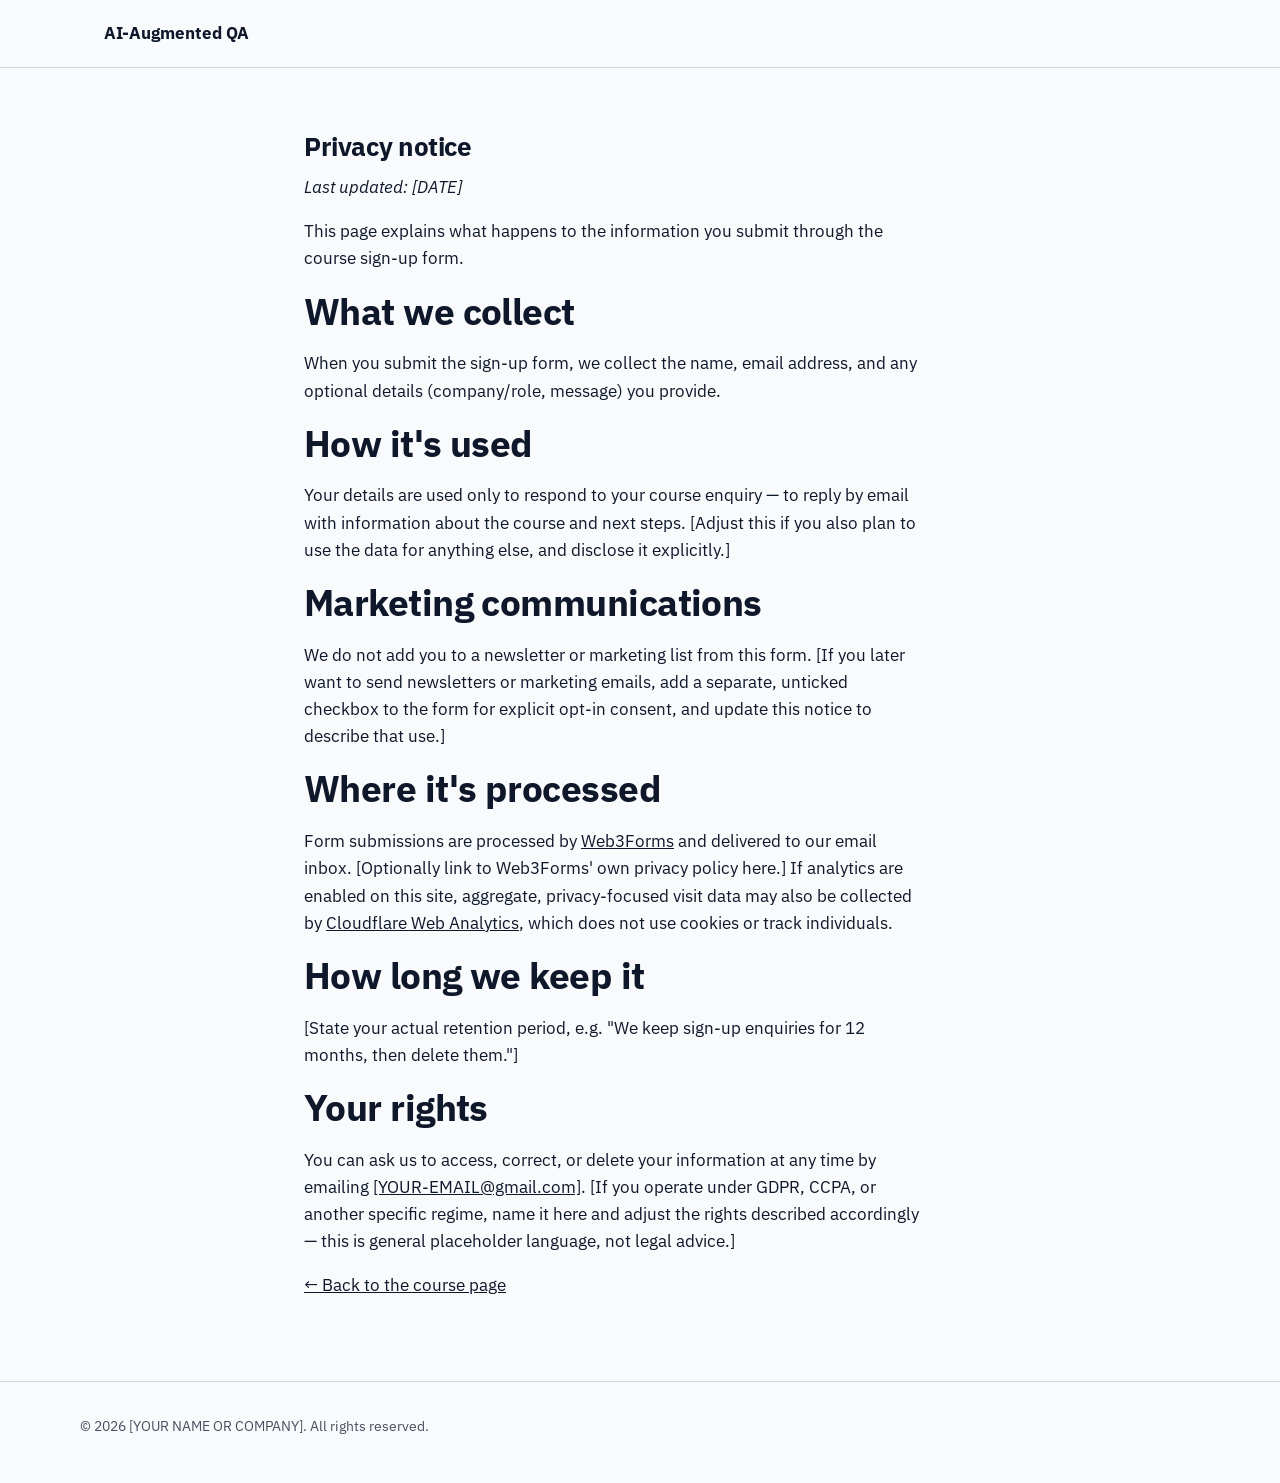
<file: privacy.html>
<!DOCTYPE html>
<html lang="en">
<head>
<meta charset="UTF-8">
<meta name="viewport" content="width=device-width, initial-scale=1.0">
<title>Privacy notice — AI-Augmented Quality Engineering</title>
<link rel="preconnect" href="https://fonts.googleapis.com">
<link rel="preconnect" href="https://fonts.gstatic.com" crossorigin>
<link href="https://fonts.googleapis.com/css2?family=IBM+Plex+Mono:wght@400;500&family=IBM+Plex+Sans:wght@400;500;600;700&display=swap" rel="stylesheet">
<link rel="stylesheet" href="css/styles.css">
</head>
<body>

<header class="site-header">
  <nav class="nav" aria-label="Primary">
    <a href="index.html#top" class="nav__brand">AI-Augmented QA</a>
  </nav>
</header>

<main id="main">
  <section class="section section__inner--narrow" style="max-width:720px;margin:0 auto;padding:64px 24px;">
    <h1>Privacy notice</h1>
    <p><em>Last updated: [DATE]</em></p>

    <p>This page explains what happens to the information you submit through the course sign-up form.</p>

    <h2>What we collect</h2>
    <p>When you submit the sign-up form, we collect the name, email address, and any optional details (company/role, message) you provide.</p>

    <h2>How it's used</h2>
    <p>Your details are used only to respond to your course enquiry — to reply by email with information about the course and next steps. [Adjust this if you also plan to use the data for anything else, and disclose it explicitly.]</p>

    <h2>Marketing communications</h2>
    <p>We do not add you to a newsletter or marketing list from this form. [If you later want to send newsletters or marketing emails, add a separate, unticked checkbox to the form for explicit opt-in consent, and update this notice to describe that use.]</p>

    <h2>Where it's processed</h2>
    <p>Form submissions are processed by <a href="https://web3forms.com" target="_blank" rel="noopener">Web3Forms</a> and delivered to our email inbox. [Optionally link to Web3Forms' own privacy policy here.] If analytics are enabled on this site, aggregate, privacy-focused visit data may also be collected by <a href="https://www.cloudflare.com/web-analytics/" target="_blank" rel="noopener">Cloudflare Web Analytics</a>, which does not use cookies or track individuals.</p>

    <h2>How long we keep it</h2>
    <p>[State your actual retention period, e.g. "We keep sign-up enquiries for 12 months, then delete them."]</p>

    <h2>Your rights</h2>
    <p>You can ask us to access, correct, or delete your information at any time by emailing <a href="mailto:[YOUR-EMAIL@gmail.com]">[YOUR-EMAIL@gmail.com]</a>. [If you operate under GDPR, CCPA, or another specific regime, name it here and adjust the rights described accordingly — this is general placeholder language, not legal advice.]</p>

    <p><a href="index.html">&larr; Back to the course page</a></p>
  </section>
</main>

<footer class="site-footer">
  <div class="site-footer__inner">
    <p>&copy; <span id="year"></span> [YOUR NAME OR COMPANY]. All rights reserved.</p>
  </div>
</footer>

<script>
  document.getElementById('year').textContent = new Date().getFullYear();
</script>
</body>
</html>
</file>
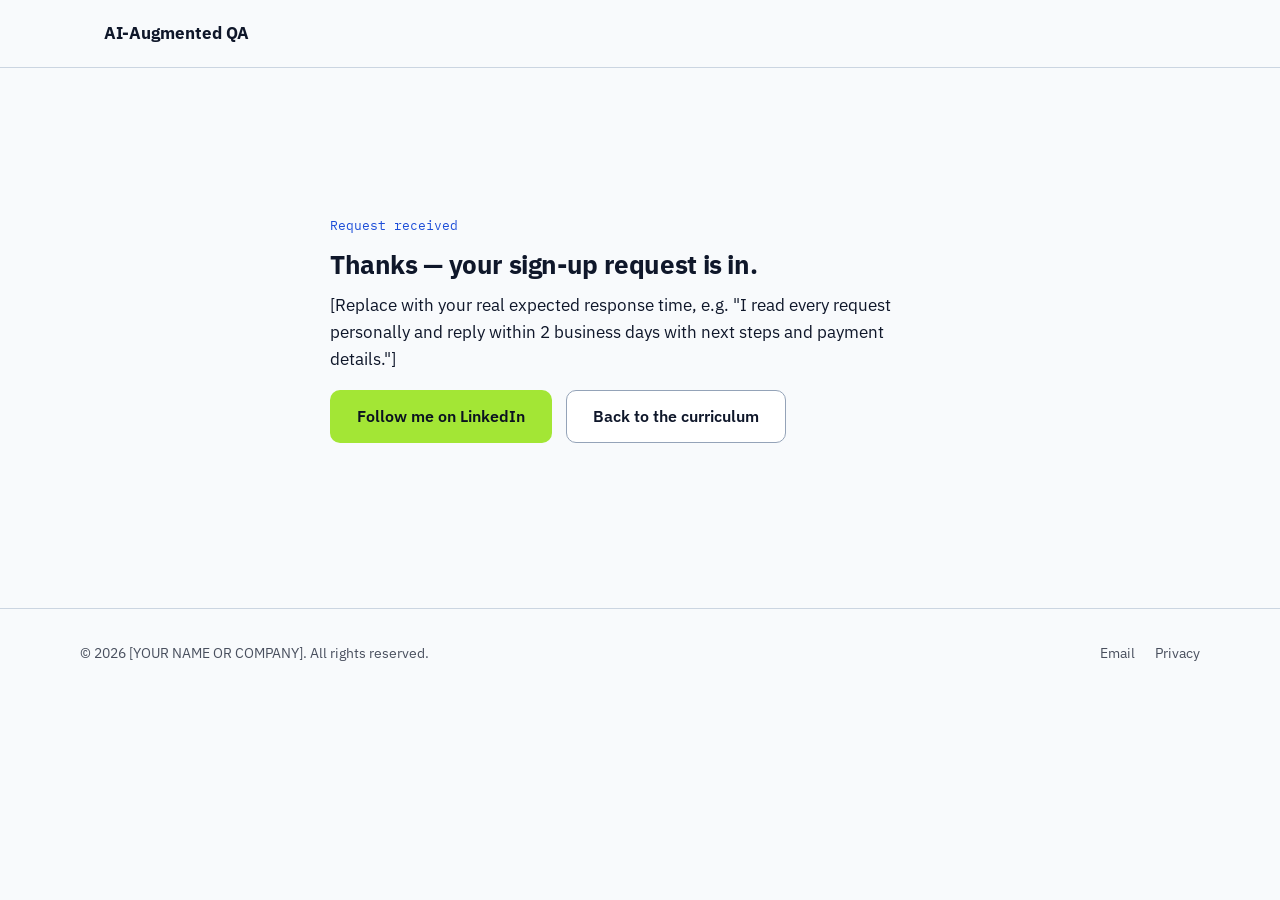
<file: thank-you.html>
<!DOCTYPE html>
<html lang="en">
<head>
<meta charset="UTF-8">
<meta name="viewport" content="width=device-width, initial-scale=1.0">
<title>Thanks for signing up — AI-Augmented Quality Engineering</title>
<meta name="robots" content="noindex">
<link rel="preconnect" href="https://fonts.googleapis.com">
<link rel="preconnect" href="https://fonts.gstatic.com" crossorigin>
<link href="https://fonts.googleapis.com/css2?family=IBM+Plex+Mono:wght@400;500&family=IBM+Plex+Sans:wght@400;500;600;700&display=swap" rel="stylesheet">
<link rel="stylesheet" href="css/styles.css">
</head>
<body>

<header class="site-header">
  <nav class="nav" aria-label="Primary">
    <a href="index.html#top" class="nav__brand">AI-Augmented QA</a>
  </nav>
</header>

<main id="main">
  <section class="section thankyou">
    <div class="section__inner section__inner--narrow thankyou__box">
      <p class="eyebrow">Request received</p>
      <h1>Thanks — your sign-up request is in.</h1>
      <p>[Replace with your real expected response time, e.g. "I read every request personally and reply within 2 business days with next steps and payment details."]</p>

      <div class="hero__actions">
        <a href="[LINKEDIN URL]" class="btn btn--primary">Follow me on LinkedIn</a>
        <a href="index.html#curriculum" class="btn btn--ghost">Back to the curriculum</a>
      </div>
    </div>
  </section>
</main>

<footer class="site-footer">
  <div class="site-footer__inner">
    <p>&copy; <span id="year"></span> [YOUR NAME OR COMPANY]. All rights reserved.</p>
    <ul class="site-footer__links">
      <li><a href="mailto:[YOUR-EMAIL@gmail.com]">Email</a></li>
      <li><a href="privacy.html">Privacy</a></li>
    </ul>
  </div>
</footer>

<script>
  document.getElementById('year').textContent = new Date().getFullYear();
</script>
</body>
</html>
</file>
<file: css/styles.css>
/* ==============================================================
   DESIGN TOKENS — Premium Tech palette (mirrors index.html tokens)
   Midnight navy / soft white base, Electric Lime CTA, Tech Blue accents.
============================================================== */
:root{
  /* primitives */
  --navy-950: #0B1220;
  --navy-900: #111C2E;
  --slate-800: #1E293B;
  --slate-700: #334155;
  --slate-600: #475569;
  --slate-500: #64748B;
  --slate-400: #94A3B8;
  --slate-300: #CBD5E1;
  --slate-100: #F1F5F9;
  --neutral-50: #F8FAFC;
  --white: #FFFFFF;
  --ink-900: #0F172A;
  --blue-700: #1D4ED8;
  --blue-600: #2563EB;
  --blue-400: #60A5FA;
  --lime-400: #A3E635;
  --lime-500: #84CC16;
  --lime-600: #65A30D;

  /* semantic roles (legacy names kept so existing rules resolve) */
  --ink: var(--navy-950);
  --ink-soft: var(--navy-900);
  --ink-line: var(--slate-700);
  --paper: var(--neutral-50);
  --paper-alt: var(--slate-100);
  --paper-white: var(--white);
  --line: var(--slate-300);
  --text-primary: var(--ink-900);
  --text-secondary: var(--slate-600);
  --blue: var(--blue-600);
  --blue-dark: var(--blue-700);
  --violet: var(--blue-400);
  --action-primary: var(--lime-400);
  --action-primary-hover: var(--lime-500);
  --action-primary-active: var(--lime-600);
  --action-primary-text: var(--navy-950);
  --focus-ring: var(--blue-600);
  --status-success: #15803D;
  --status-error: #B91C1C;

  --font-body: "IBM Plex Sans", -apple-system, BlinkMacSystemFont, sans-serif;
  --font-mono: "IBM Plex Mono", "SFMono-Regular", Menlo, monospace;

  --max-width: 1120px;
  --radius: 6px;
  --nav-height: 68px;
}

/* ==============================================================
   RESET & BASE
============================================================== */
*, *::before, *::after{ box-sizing: border-box; }
html{ scroll-behavior: smooth; }
@media (prefers-reduced-motion: reduce){
  html{ scroll-behavior: auto; }
  *, *::before, *::after{ animation-duration: 0.001ms !important; animation-iteration-count: 1 !important; transition-duration: 0.001ms !important; }
}

body{
  margin: 0;
  background: var(--paper);
  color: var(--text-primary);
  font-family: var(--font-body);
  font-size: 17px;
  line-height: 1.6;
  -webkit-font-smoothing: antialiased;
}

h1, h2, h3{
  font-family: var(--font-body);
  font-weight: 700;
  line-height: 1.15;
  margin: 0 0 0.5em;
  letter-spacing: -0.015em;
}

h2{ font-size: clamp(1.7rem, 3vw, 2.3rem); }
h3{ font-size: 1.15rem; font-weight: 600; }

p{ margin: 0 0 1em; max-width: 62ch; }
a{ color: inherit; }
img{ max-width: 100%; display: block; }
ul{ padding-left: 1.2em; }

.sr-only{
  position: absolute; width: 1px; height: 1px; padding: 0; margin: -1px;
  overflow: hidden; clip: rect(0,0,0,0); white-space: nowrap; border: 0;
}

.skip-link{
  position: absolute; left: -999px; top: auto;
  background: var(--ink); color: var(--paper); padding: 12px 20px;
  z-index: 100; border-radius: var(--radius);
}
.skip-link:focus{ left: 12px; top: 12px; }

:focus-visible{
  outline: 3px solid var(--focus-ring);
  outline-offset: 3px;
}

/* ==============================================================
   LAYOUT HELPERS
============================================================== */
.section{
  padding: clamp(56px, 9vw, 100px) 24px;
}
.section__inner{ max-width: var(--max-width); margin: 0 auto; }
.section__inner--narrow{ max-width: 640px; }

.section__inner--split{
  display: grid;
  grid-template-columns: 0.8fr 1.2fr;
  gap: 48px;
}
@media (max-width: 780px){
  .section__inner--split{ grid-template-columns: 1fr; gap: 20px; }
}

.section__intro{ font-size: 1.05rem; max-width: 60ch; opacity: 0.8; }

.section--ink{ background: var(--ink); color: var(--neutral-50); --focus-ring: var(--blue-400); }
.section--ink p{ color: var(--slate-300); }
.section--ink .section__intro{ opacity: 0.65; }

.section--paper-alt{ background: var(--paper-alt); }

/* Anchor targets need scroll-margin-top so the sticky header
   never covers the heading when jumping via nav/CTA links. */
section[id]{ scroll-margin-top: 85px; }

/* ==============================================================
   NAV
============================================================== */
.site-header{
  position: sticky;
  top: 0;
  z-index: 60;
  height: var(--nav-height);
  display: flex;
  align-items: center;
  background: var(--paper);
  border-bottom: 1px solid var(--line);
}

.nav{
  width: 100%;
  max-width: var(--max-width);
  margin: 0 auto;
  display: flex;
  align-items: center;
  justify-content: space-between;
  padding: 0 24px;
}

.nav__brand{
  font-size: 1.05rem;
  font-weight: 700;
  text-decoration: none;
}

.nav__menu{
  list-style: none;
  display: flex;
  align-items: center;
  gap: 28px;
  margin: 0;
  padding: 0;
}
.nav__menu a{
  text-decoration: none;
  font-size: 0.95rem;
  font-weight: 500;
}
.nav__menu a:hover{ color: var(--blue); }

.nav__cta{
  border: 1px solid var(--ink);
  padding: 8px 16px;
  border-radius: var(--radius);
}
.nav__cta:hover{ background: var(--ink); color: var(--paper); }

.nav__toggle{
  display: none;
  position: relative;
  width: 32px; height: 32px;
  background: none;
  border: none;
  cursor: pointer;
  padding: 0;
}
.nav__toggle-bar{
  position: absolute;
  left: 5px; right: 5px;
  height: 2px;
  background: var(--ink);
  transition: transform 200ms ease, opacity 150ms ease, top 200ms ease;
}
.nav__toggle-bar:nth-child(1){ top: 11px; }
.nav__toggle-bar:nth-child(2){ top: 15px; }
.nav__toggle-bar:nth-child(3){ top: 19px; }

.nav__toggle[aria-expanded="true"] .nav__toggle-bar:nth-child(1){
  top: 15px; transform: rotate(45deg);
}
.nav__toggle[aria-expanded="true"] .nav__toggle-bar:nth-child(2){
  opacity: 0;
}
.nav__toggle[aria-expanded="true"] .nav__toggle-bar:nth-child(3){
  top: 15px; transform: rotate(-45deg);
}

@media (max-width: 780px){
  .nav__toggle{ display: block; }
  .nav__menu{
    position: absolute;
    top: 100%; left: 0; right: 0;
    flex-direction: column;
    align-items: flex-start;
    background: var(--paper);
    border-bottom: 1px solid var(--line);
    padding: 16px 24px 24px;
    gap: 16px;
    display: none;
  }
  .nav__menu.is-open{ display: flex; }
}

/* ==============================================================
   HERO
============================================================== */
.hero{ padding: clamp(48px, 8vw, 60px) 24px clamp(60px, 8vw, 90px); }
.hero__inner{
  max-width: var(--max-width);
  margin: 0 auto;
  display: grid;
  grid-template-columns: 1.1fr 0.9fr;
  gap: 56px;
  align-items: center;
  padding-top: 24px;
}
@media (max-width: 900px){
  .hero__inner{ grid-template-columns: 1fr; }
}

.eyebrow{
  font-family: var(--font-mono);
  font-size: 0.82rem;
  color: var(--blue-dark);
  margin-bottom: 14px;
}

.hero h1{
  font-size: clamp(2.3rem, 5vw, 3.4rem);
  max-width: 16ch;
}

.hero__lede{ font-size: 1.1rem; max-width: 46ch; opacity: 0.8; }

/* Workflow chain: Requirements → Test Design → Automation → Defects → Reporting */
.workflow-chain{
  list-style: none;
  display: flex;
  flex-wrap: wrap;
  align-items: center;
  gap: 6px;
  padding: 0;
  margin: 20px 0 26px;
  font-family: var(--font-mono);
  font-size: 0.85rem;
}
.workflow-chain li{
  padding: 6px 12px;
  background: var(--paper-white);
  border: 1px solid var(--line);
  border-radius: 999px;
}
.workflow-chain li:not(:last-child)::after{
  content: "→";
  margin-left: 12px;
  color: var(--blue);
  opacity: 0.7;
}

.hero__actions{
  display: flex;
  gap: 14px;
  flex-wrap: wrap;
  margin-bottom: 18px;
}

@media (max-width: 500px){
  .hero__actions{ flex-direction: column; }
  .hero__actions .btn{ width: 100%; text-align: center; }
}

/* ==============================================================
   FLOW CARD (hero visual + sample lesson) — reused pattern
============================================================== */
.flow-card{
  background: var(--ink);
  border-radius: 8px;
  overflow: hidden;
  box-shadow: 0 24px 60px -20px rgba(11,15,30,0.45);
  animation: flow-in 700ms ease-out both;
}
@keyframes flow-in{
  from{ opacity: 0; transform: translateY(16px); }
  to{ opacity: 1; transform: translateY(0); }
}
.flow-card__bar{
  display: flex;
  align-items: center;
  gap: 6px;
  padding: 10px 14px;
  background: var(--ink-soft);
}
.flow-card__bar span:not(.flow-card__title){
  width: 9px; height: 9px; border-radius: 50%;
  background: rgba(255,255,255,0.25);
}
.flow-card__title{
  font-family: var(--font-mono);
  font-size: 0.75rem;
  color: rgba(255,255,255,0.55);
  margin-left: 8px;
}

.flow{
  list-style: none;
  margin: 0;
  padding: 22px 20px 22px 30px;
  border-left: 2px solid var(--ink-line);
  margin-left: 28px;
}
.flow__step{
  position: relative;
  padding: 12px 0 12px 16px;
  font-family: var(--font-mono);
  font-size: 0.92rem;
  color: #D3D9F5;
}
.flow__dot{
  position: absolute;
  left: -39px;
  top: 50%;
  transform: translateY(-50%);
  width: 14px; height: 14px;
  border-radius: 50%;
  background: var(--ink);
  border: 2px solid var(--blue);
}
.flow__step--accent{ color: #fff; font-weight: 500; }
.flow__step--accent .flow__dot{ border-color: var(--violet); background: var(--violet); }

/* Horizontal variant used in "Sample lesson" (light background) */
.flow--horizontal{
  display: flex;
  flex-wrap: wrap;
  border-left: none;
  margin-left: 0;
  padding: 0;
  gap: 0;
  margin-top: 32px;
}
.flow--horizontal .flow__step{
  padding: 0 28px 0 0;
  color: var(--ink);
  display: flex;
  align-items: center;
  gap: 10px;
}
.flow--horizontal .flow__step::after{
  content: "→";
  margin-left: 18px;
  color: var(--blue);
  opacity: 0.6;
}
.flow--horizontal .flow__step:last-child::after{ content: ""; margin: 0; }
.flow--horizontal .flow__dot{
  position: static;
  transform: none;
  border-color: var(--blue);
  background: var(--paper);
}
.flow--horizontal .flow__step--accent .flow__dot{ border-color: var(--violet); background: var(--violet); }

/* ==============================================================
   BUTTONS
============================================================== */
.btn{
  display: inline-block;
  font-family: var(--font-body);
  font-weight: 600;
  font-size: 0.98rem;
  padding: 13px 26px;
  border-radius: 10px;
  text-decoration: none;
  border: 1px solid transparent;
  cursor: pointer;
  transition: background-color 200ms ease, border-color 200ms ease, color 200ms ease;
}
.btn--primary{ background: var(--action-primary); color: var(--action-primary-text); }
.btn--primary:hover{ background: var(--action-primary-hover); }
.btn--primary:active{ background: var(--action-primary-active); }
.btn--ghost{ background: var(--white); color: var(--ink-900); border-color: var(--slate-400); }
.btn--ghost:hover{ background: var(--slate-100); border-color: var(--slate-600); }
.section--ink .btn--ghost{ background: transparent; color: var(--neutral-50); border-color: var(--slate-500); }
.section--ink .btn--ghost:hover{ background: var(--slate-800); border-color: var(--slate-300); }
.btn:disabled{ background: #E2E8F0; color: var(--slate-600); border-color: var(--slate-300); cursor: not-allowed; }

/* ==============================================================
   COURSE FACTS STRIP
============================================================== */
.facts{ background: var(--ink); color: #fff; padding: 22px 24px; }
.facts__inner{
  max-width: var(--max-width);
  margin: 0 auto;
  display: grid;
  grid-template-columns: repeat(6, 1fr);
  gap: 18px;
}
@media (max-width: 900px){
  .facts__inner{ grid-template-columns: repeat(3, 1fr); }
}
@media (max-width: 560px){
  .facts__inner{ grid-template-columns: repeat(2, 1fr); }
}
.facts__item{ display: flex; flex-direction: column; gap: 4px; }
.facts__label{
  font-family: var(--font-mono);
  font-size: 0.72rem;
  text-transform: uppercase;
  letter-spacing: 0.04em;
  opacity: 0.55;
}
.facts__value{ font-size: 0.92rem; font-weight: 600; }

/* ==============================================================
   COMPARISON TABLE (6 rows)
============================================================== */
.compare-table{ margin-top: 36px; border-top: 1px solid var(--ink-line); }
.compare-table__row{
  display: grid;
  grid-template-columns: 1fr 1.4fr 1.4fr;
  gap: 24px;
  padding: 18px 0;
  border-bottom: 1px solid var(--ink-line);
}
@media (max-width: 700px){
  .compare-table__row{ grid-template-columns: 1fr; gap: 6px; padding: 20px 0; }
  .compare-table__row > div:first-child{ font-weight: 600; }
}
.compare-table__row--head{
  font-family: var(--font-mono);
  font-size: 0.78rem;
  text-transform: uppercase;
  letter-spacing: 0.03em;
  opacity: 0.55;
}
.compare-table__row > div{ opacity: 0.85; font-size: 0.96rem; }
.compare-table__accent, .compare-table__accent-head{ color: var(--violet); opacity: 1 !important; }

/* ==============================================================
   OUTCOMES
============================================================== */
.outcomes{
  list-style: none; padding: 0; margin: 32px 0 0;
  display: grid; grid-template-columns: repeat(2, 1fr); gap: 28px 40px;
}
@media (max-width: 700px){ .outcomes{ grid-template-columns: 1fr; } }
.outcomes li{ border-top: 1px solid var(--line); padding-top: 16px; }
.outcomes h3{ margin-bottom: 6px; }
.outcomes p{ opacity: 0.8; margin: 0; }

/* ==============================================================
   WHAT YOU'LL BUILD
============================================================== */
.build-grid{
  display: grid;
  grid-template-columns: repeat(3, 1fr);
  gap: 20px;
  margin-top: 32px;
}
@media (max-width: 900px){ .build-grid{ grid-template-columns: repeat(2, 1fr); } }
@media (max-width: 600px){ .build-grid{ grid-template-columns: 1fr; } }

.build-card{
  background: var(--paper-white);
  border: 1px solid var(--line);
  border-radius: 8px;
  padding: 20px;
}
.build-card__label{
  font-family: var(--font-mono);
  font-size: 0.75rem;
  color: var(--blue);
  margin: 0 0 6px;
}
.build-card h3{ font-size: 1rem; margin-bottom: 12px; }
.build-card__code{
  background: var(--ink);
  color: #C7D3F5;
  font-family: var(--font-mono);
  font-size: 0.78rem;
  line-height: 1.6;
  padding: 14px;
  border-radius: 6px;
  margin: 0;
  overflow-x: auto;
  white-space: pre-wrap;
}
.build-note{
  font-size: 0.88rem;
  opacity: 0.6;
  margin-top: 20px;
  font-style: italic;
}

/* ==============================================================
   MODULES / FAQ (shared accordion styling)
============================================================== */
.modules{ margin-top: 32px; border-top: 1px solid var(--line); }
.module{ border-bottom: 1px solid var(--line); }
.module summary{
  list-style: none;
  cursor: pointer;
  display: flex;
  align-items: center;
  gap: 16px;
  padding: 20px 4px;
  font-size: 1.05rem;
  font-weight: 600;
}
.module summary::-webkit-details-marker{ display: none; }
.module summary::after{
  content: "+";
  margin-left: auto;
  font-family: var(--font-mono);
  font-size: 1.2rem;
  color: var(--blue);
  transition: transform 150ms ease;
}
.module[open] summary::after{ content: "–"; }
.module__dot{
  width: 10px; height: 10px; border-radius: 50%;
  border: 2px solid var(--blue);
  flex-shrink: 0;
}
.module__content{ padding: 0 4px 20px 4px; }
.module__content p{ opacity: 0.8; margin: 0; }
.module[open] summary .module__title{ color: var(--blue-dark); }

/* ==============================================================
   AUDIENCE
============================================================== */
.audience-grid{ display: grid; grid-template-columns: 1fr 1fr; gap: 32px; }
@media (max-width: 600px){ .audience-grid{ grid-template-columns: 1fr; } }
.audience-grid__label{
  font-family: var(--font-mono); font-size: 0.8rem; opacity: 0.6; margin-bottom: 10px;
}
.audience-grid ul{ margin: 0; padding-left: 1.1em; }
.audience-grid li{ margin-bottom: 6px; }

/* ==============================================================
   PROOF CARDS ("why learn from me")
============================================================== */
.proof-grid{
  display: grid;
  grid-template-columns: repeat(4, 1fr);
  gap: 20px;
  margin-top: 32px;
}
@media (max-width: 900px){ .proof-grid{ grid-template-columns: repeat(2, 1fr); } }
@media (max-width: 560px){ .proof-grid{ grid-template-columns: 1fr; } }
.proof-card{
  border: 1px solid var(--ink-line);
  border-radius: 8px;
  padding: 22px;
}
.proof-card h3{ color: var(--violet); margin-bottom: 8px; }
.proof-card p{ opacity: 0.75; margin: 0; font-size: 0.95rem; }

/* ==============================================================
   BENEFITS
============================================================== */
.benefits{ display: grid; grid-template-columns: repeat(3, 1fr); gap: 32px; margin-top: 36px; }
@media (max-width: 780px){ .benefits{ grid-template-columns: 1fr; } }
.benefit__stat{ font-size: 2.4rem; font-weight: 700; color: var(--blue); margin-bottom: 6px; }

/* ==============================================================
   INSTRUCTOR
============================================================== */
.instructor{ display: flex; gap: 24px; align-items: flex-start; }
@media (max-width: 500px){ .instructor{ flex-direction: column; } }
.instructor__photo{
  width: 140px; height: 140px; border-radius: 50%;
  object-fit: cover; background: var(--paper-alt); flex-shrink: 0;
}
.instructor__name{ margin-bottom: 2px; }
.instructor__role{
  font-family: var(--font-mono); font-size: 0.85rem; opacity: 0.6; margin-bottom: 12px;
}
.instructor__credibility{
  list-style: none; padding: 0; margin: 16px 0;
  display: grid; gap: 8px;
  font-size: 0.92rem;
}
.instructor__credibility li{
  padding-left: 20px;
  position: relative;
}
.instructor__credibility li::before{
  content: "";
  position: absolute; left: 0; top: 8px;
  width: 8px; height: 8px; border-radius: 50%;
  background: var(--violet);
}
.instructor__links{ display: flex; gap: 12px; margin-top: 16px; }

/* Lead magnet (downloadable PDF) */
.lead-magnet{
  grid-column: 1 / -1;
  margin-top: 40px;
  border: 1px solid var(--line);
  border-radius: 8px;
  padding: 24px;
  display: flex;
  align-items: center;
  justify-content: space-between;
  gap: 24px;
  flex-wrap: wrap;
  background: var(--paper-white);
}
.lead-magnet__label{
  font-family: var(--font-mono); font-size: 0.78rem; color: var(--blue); margin-bottom: 4px;
}
.lead-magnet h3{ margin-bottom: 6px; }
.lead-magnet p{ margin: 0; opacity: 0.75; }

/* Video embed */
.video-embed{ grid-column: 1 / -1; margin-top: 32px; }
.video-embed__label{
  font-family: var(--font-mono); font-size: 0.78rem; opacity: 0.6; margin-bottom: 10px;
}
.video-embed__frame{
  position: relative;
  width: 100%;
  padding-top: 56.25%; /* 16:9 */
  background: var(--ink);
  border-radius: 8px;
  overflow: hidden;
}
.video-embed__frame iframe{
  position: absolute; top: 0; left: 0; width: 100%; height: 100%; border: 0;
}

/* ==============================================================
   TESTIMONIALS
============================================================== */
.testimonials{
  display: grid;
  grid-template-columns: repeat(2, 1fr);
  gap: 28px;
  margin-top: 32px;
}
@media (max-width: 700px){ .testimonials{ grid-template-columns: 1fr; } }
.testimonial{
  margin: 0;
  padding: 24px;
  border: 1px solid var(--line);
  border-radius: 8px;
}
.testimonial__photo{
  width: 48px; height: 48px; border-radius: 50%;
  object-fit: cover; background: var(--paper-alt); margin-bottom: 14px;
}
.testimonial blockquote{ margin: 0 0 12px; }
.testimonial blockquote p{ margin: 0; font-size: 1.02rem; opacity: 0.9; }
.testimonial figcaption{
  font-family: var(--font-mono); font-size: 0.82rem; opacity: 0.6;
}

/* ==============================================================
   CTA BAND
============================================================== */
.cta-band{ background: var(--ink); color: var(--neutral-50); padding: 56px 24px; }
.cta-band__inner{
  max-width: var(--max-width); margin: 0 auto;
  display: flex; align-items: center; justify-content: space-between;
  gap: 24px; flex-wrap: wrap;
}
.cta-band h2{ margin: 0; max-width: 30ch; }
.cta-band .btn--primary{ background: var(--action-primary); color: var(--action-primary-text); }
.cta-band .btn--primary:hover{ background: var(--action-primary-hover); }

/* ==============================================================
   FORM
============================================================== */
.form{ margin-top: 28px; }
.form__row{ margin-bottom: 20px; }
.form label{ display: block; font-weight: 600; font-size: 0.92rem; margin-bottom: 6px; }
.form .optional{ font-weight: 400; opacity: 0.55; }
.form input[type="text"], .form input[type="email"], .form textarea{
  width: 100%;
  font-family: var(--font-body);
  font-size: 1rem;
  padding: 12px 14px;
  border: 1px solid var(--slate-500);
  border-radius: 8px;
  background: var(--paper-white);
  color: var(--text-primary);
}
.form input:hover, .form textarea:hover{ border-color: var(--slate-600); }
.form input:focus, .form textarea:focus{ border-color: var(--blue); }
.form textarea{ resize: vertical; }
.honeypot{ position: absolute; left: -9999px; }

.form__submit{ border: none; }
.form__status{
  margin: 16px 0 0;
  font-family: var(--font-mono);
  font-size: 0.9rem;
  min-height: 1.4em;
}
.form__status[data-state="success"]{ color: var(--status-success); }
.form__status[data-state="error"]{ color: var(--status-error); }
.form__privacy{ font-size: 0.85rem; opacity: 0.6; margin-top: 18px; max-width: none; }
.form__privacy a{ text-decoration: underline; }

/* ==============================================================
   STICKY MOBILE CTA
============================================================== */
.sticky-cta{
  display: none;
  position: fixed;
  left: 0; right: 0; bottom: 0;
  z-index: 70;
  padding: 12px 16px;
  background: var(--paper-white);
  border-top: 1px solid var(--line);
  box-shadow: 0 -8px 24px rgba(11,15,30,0.08);
  transform: translateY(100%);
  transition: transform 200ms ease;
}
.sticky-cta.is-visible{ transform: translateY(0); }
.sticky-cta .btn{ display: block; width: 100%; text-align: center; }

@media (max-width: 780px){
  .sticky-cta{ display: block; }
}

/* ==============================================================
   FOOTER
============================================================== */
.site-footer{ border-top: 1px solid var(--line); padding: 32px 24px 90px; }
@media (min-width: 781px){ .site-footer{ padding-bottom: 32px; } }
.site-footer__inner{
  max-width: var(--max-width); margin: 0 auto;
  display: flex; justify-content: space-between; flex-wrap: wrap; gap: 12px;
  font-size: 0.9rem; opacity: 0.75;
}
.site-footer__links{ list-style: none; display: flex; gap: 20px; margin: 0; padding: 0; }
.site-footer__links a{ text-decoration: none; }
.site-footer__links a:hover{ color: var(--blue); }

/* ==============================================================
   THANK-YOU PAGE
============================================================== */
.thankyou{ min-height: 60vh; display: flex; align-items: center; }
.thankyou__box{ text-align: left; }
</file>
